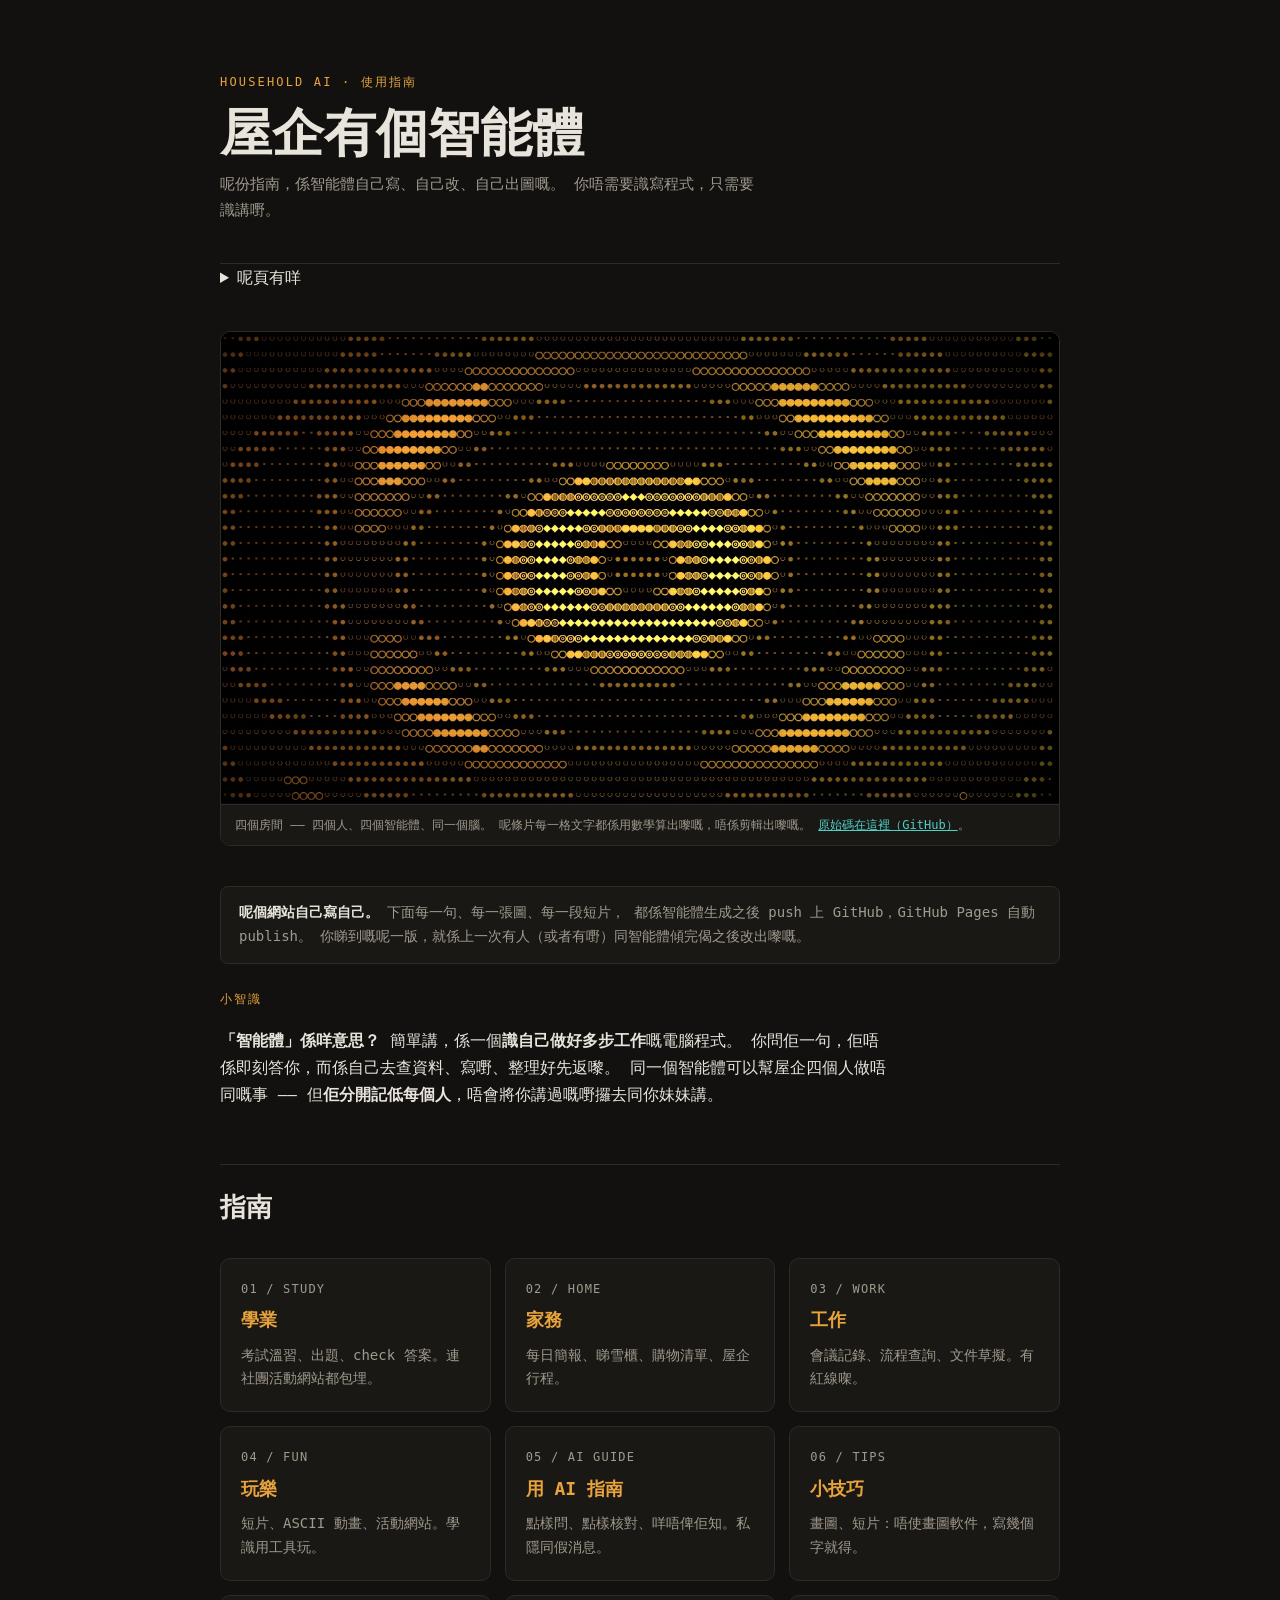
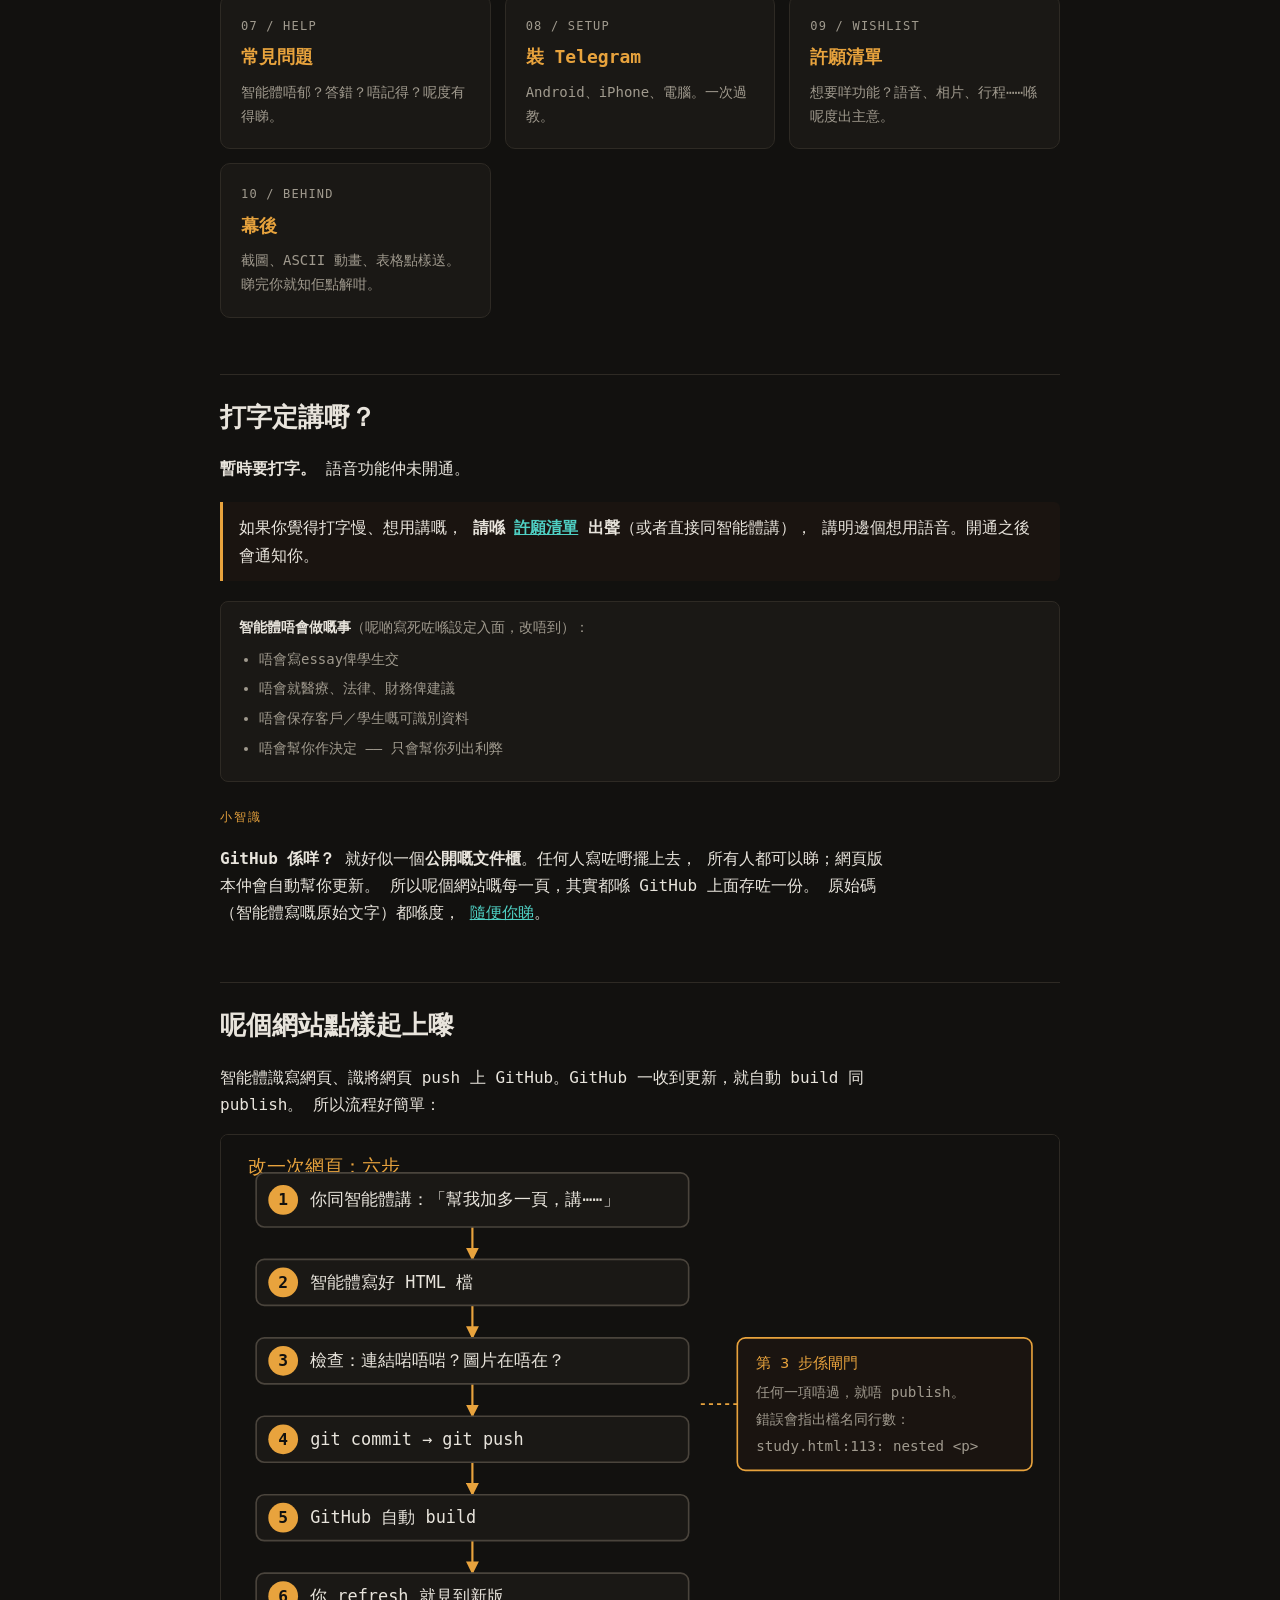
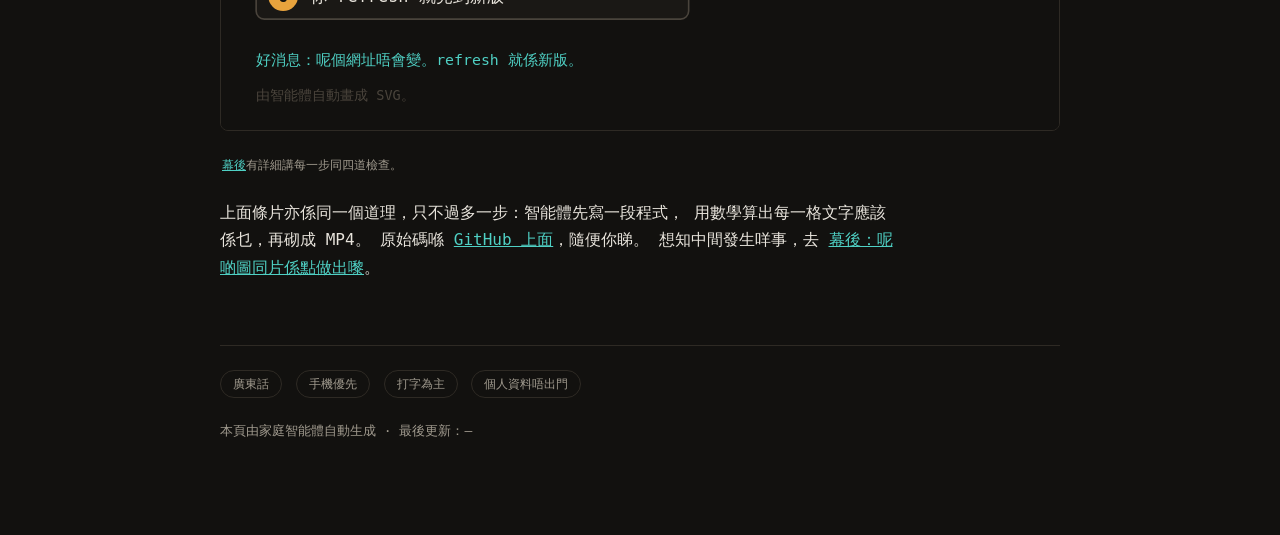
<file: index.html>
<!DOCTYPE html>
<html lang="zh-Hant">
<head>
<meta charset="utf-8">
<meta name="viewport" content="width=device-width, initial-scale=1">
<title>家庭 AI 智能體 — 使用指南</title>
<meta name="description" content="學業 / 家務 / 工作 / 玩樂 —— 一份使用指南，由智能體自己寫，自己維護。">
<style>
  :root{
    --ink:#e8e4dc; --ink-dim:#a09a8e; --paper:#12110f; --card:#1a1815;
    --line:#2e2a24; --amber:#e8a33d; --teal:#4fd0c4; --violet:#b06fd8;
    --blue:#5b9fd8;
    --mono: ui-monospace,"DejaVu Sans Mono",Menlo,monospace;
  }
  *{box-sizing:border-box}
  body{margin:0;background:var(--paper);color:var(--ink);
    font-family:var(--mono);font-size:16px;line-height:1.7;
    -webkit-font-smoothing:antialiased}
  a{color:var(--teal)}
  .wrap{max-width:880px;margin:0 auto;padding:0 20px 80px}

  header{padding:72px 0 40px;border-bottom:1px solid var(--line)}
  .kicker{font-size:12px;letter-spacing:.18em;color:var(--amber);text-transform:uppercase}
  h1{font-size:clamp(30px,6vw,52px);line-height:1.15;margin:12px 0 8px;font-weight:700}
  .sub{color:var(--ink-dim);font-size:15px;max-width:60ch;margin:0}

  /* ascii hero */
  .hero{border:1px solid var(--line);border-radius:10px;overflow:hidden;
    background:#0a0a0c;margin:40px 0}
  .hero video,.hero img{display:block;width:100%;height:auto}
  .hero figcaption{font-size:12px;color:var(--ink-dim);padding:10px 14px;
    border-top:1px solid var(--line);background:var(--card)}
  figure{margin:0}

  h2{font-size:26px;margin:56px 0 12px;padding-top:20px;border-top:1px solid var(--line)}
  h3{font-size:18px;margin:32px 0 8px;color:var(--amber)}
  p,li{max-width:70ch}
  ul{padding-left:20px}
  li{margin:6px 0}
  .lede{font-size:17px;color:var(--ink)}

  .grid{display:grid;gap:14px;grid-template-columns:repeat(auto-fit,minmax(230px,1fr));
    margin:28px 0}
  .card{background:var(--card);border:1px solid var(--line);border-radius:10px;
    padding:20px;display:block;text-decoration:none;color:inherit;transition:.15s}
  .card:hover{border-color:var(--amber);transform:translateY(-2px)}
  .card .n{font-size:12px;color:var(--ink-dim);letter-spacing:.1em}
  .card h3{margin:6px 0 8px}
  .card p{font-size:14px;color:var(--ink-dim);margin:0}

  .prompt{background:#0d0f12;border-left:3px solid var(--teal);
    padding:12px 16px;margin:14px 0;border-radius:0 6px 6px 0;
    font-size:15px;overflow-x:auto}
  .prompt b{color:var(--teal);font-weight:400}
  .warn{background:#1a1410;border-left:3px solid var(--amber);
    padding:12px 16px;margin:20px 0;border-radius:0 6px 6px 0}
  .note{background:var(--card);border:1px solid var(--line);border-radius:8px;
    padding:14px 18px;margin:20px 0;font-size:14px;color:var(--ink-dim)}
  .note strong{color:var(--ink)}

  table{border-collapse:collapse;width:100%;margin:20px 0;font-size:14px}
  th,td{border:1px solid var(--line);padding:8px 12px;text-align:left}
  th{color:var(--amber);font-weight:400}

  .shot{width:100%;border:1px solid var(--line);border-radius:8px;margin:16px 0;
    display:block}
  figcaption.small{font-size:12px;color:var(--ink-dim);padding:8px 2px}

  pre{background:#0d0f12;border:1px solid var(--line);border-radius:8px;
    padding:14px 16px;overflow-x:auto;font-size:13px;line-height:1.55}
  code{font-family:var(--mono)}
  p code,li code,td code{background:#0d0f12;padding:2px 6px;border-radius:4px;
    font-size:14px;color:var(--amber)}

  footer{border-top:1px solid var(--line);margin-top:64px;padding-top:24px;
    color:var(--ink-dim);font-size:13px}
  .tag{display:inline-block;border:1px solid var(--line);border-radius:20px;
    padding:3px 12px;font-size:12px;color:var(--ink-dim);margin:0 6px 6px 0}
  @media (max-width:600px){
    header{padding:48px 0 28px}
    body{font-size:15px}
  }
</style>
</head>
<body>
<div class="wrap">

<header>
  <div class="kicker">Household AI · 使用指南</div>
  <h1>屋企有個智能體</h1>
  <p class="sub">呢份指南，係智能體自己寫、自己改、自己出圖嘅。
     你唔需要識寫程式，只需要識講嘢。</p>
</header>

<details class="toc">
  <summary>呢頁有咩</summary>
  <ol>
    <li><a href="#指南">指南</a></li>
    <li><a href="#打字定講嘢">打字定講嘢？</a></li>
    <li><a href="#呢個網站點樣起上嚟">呢個網站點樣起上嚟</a></li>
  </ol>
</details>

<figure class="hero">
  <video autoplay muted loop playsinline poster="assets/img/poster.png">
    <source src="assets/four-rooms.mp4" type="video/mp4">
  </video>
  <figcaption>
    四個房間 —— 四個人、四個智能體、同一個腦。
    呢條片每一格文字都係用數學算出嚟嘅，唔係剪輯出嚟嘅。
    <a href="https://github.com/dorapwn/family-agent-site/blob/main/assets/ascii/four_rooms.py"
       target="_blank" rel="noopener">原始碼在這裡（GitHub）</a>。
  </figcaption>
</figure>

<div class="note">
  <strong>呢個網站自己寫自己。</strong> 下面每一句、每一張圖、每一段短片，
  都係智能體生成之後 push 上 GitHub，GitHub Pages 自動 publish。
  你睇到嘅呢一版，就係上一次有人（或者有嘢）同智能體傾完偈之後改出嚟嘅。
</div>

<div class="tidbit">
  <span class="kicker">小智識</span>
  <p>
    <strong>「智能體」係咩意思？</strong>
    簡單講，係一個<strong>識自己做好多步工作</strong>嘅電腦程式。
    你問佢一句，佢唔係即刻答你，而係自己去查資料、寫嘢、整理好先返嚟。
    同一個智能體可以幫屋企四個人做唔同嘅事 ——
    但<strong>佢分開記低每個人</strong>，唔會將你講過嘅嘢攞去同你妹妹講。
  </p>
</div>

<h2 id="指南">指南</h2>

<div class="grid">
  <a class="card" href="study.html">
    <div class="n">01 / STUDY</div>
    <h3>學業</h3>
    <p>考試溫習、出題、check 答案。連社團活動網站都包埋。</p>
  </a>
  <a class="card" href="home.html">
    <div class="n">02 / HOME</div>
    <h3>家務</h3>
    <p>每日簡報、睇雪櫃、購物清單、屋企行程。</p>
  </a>
  <a class="card" href="work.html">
    <div class="n">03 / WORK</div>
    <h3>工作</h3>
    <p>會議記錄、流程查詢、文件草擬。有紅線㗎。</p>
  </a>
  <a class="card" href="fun.html">
    <div class="n">04 / FUN</div>
    <h3>玩樂</h3>
    <p>短片、ASCII 動畫、活動網站。學識用工具玩。</p>
  </a>
  <a class="card" href="ai-guide.html">
    <div class="n">05 / AI GUIDE</div>
    <h3>用 AI 指南</h3>
    <p>點樣問、點樣核對、咩唔俾佢知。私隱同假消息。</p>
  </a>
  <a class="card" href="tips.html">
    <div class="n">06 / TIPS</div>
    <h3>小技巧</h3>
    <p>畫圖、短片：唔使畫圖軟件，寫幾個字就得。</p>
  </a>
  <a class="card" href="trouble.html">
    <div class="n">07 / HELP</div>
    <h3>常見問題</h3>
    <p>智能體唔郁？答錯？唔記得？呢度有得睇。</p>
  </a>
  <a class="card" href="telegram.html">
    <div class="n">08 / SETUP</div>
    <h3>裝 Telegram</h3>
    <p>Android、iPhone、電腦。一次過教。</p>
  </a>
  <a class="card" href="wishlist.html">
    <div class="n">09 / WISHLIST</div>
    <h3>許願清單</h3>
    <p>想要咩功能？語音、相片、行程⋯⋯喺呢度出主意。</p>
  </a>
  <a class="card" href="behind.html">
    <div class="n">10 / BEHIND</div>
    <h3>幕後</h3>
    <p>截圖、ASCII 動畫、表格點樣送。睇完你就知佢點解咁。</p>
  </a>
</div>

<h2 id="打字定講嘢">打字定講嘢？</h2>
<p>
  <strong>暫時要打字。</strong> 語音功能仲未開通。
</p>
<div class="warn">
  如果你覺得打字慢、想用講嘅，
  <strong>請喺 <a href="wishlist.html">許願清單</a> 出聲</strong>（或者直接同智能體講），
  講明邊個想用語音。開通之後會通知你。
</div>

<div class="note">
  <strong>智能體唔會做嘅事</strong>（呢啲寫死咗喺設定入面，改唔到）：
  <ul style="margin:8px 0 0">
    <li>唔會寫essay俾學生交</li>
    <li>唔會就醫療、法律、財務俾建議</li>
    <li>唔會保存客戶／學生嘅可識別資料</li>
    <li>唔會幫你作決定 —— 只會幫你列出利弊</li>
  </ul>
</div>

<div class="tidbit">
  <span class="kicker">小智識</span>
  <p>
    <strong>GitHub 係咩？</strong>
    就好似一個<strong>公開嘅文件櫃</strong>。任何人寫咗嘢擺上去，
    所有人都可以睇；網頁版本仲會自動幫你更新。
    所以呢個網站嘅每一頁，其實都喺 GitHub 上面存咗一份。
    原始碼（智能體寫嘅原始文字）都喺度，
    <a href="https://github.com/dorapwn/family-agent-site"
       target="_blank" rel="noopener">隨便你睇</a>。
  </p>
</div>

<h2 id="呢個網站點樣起上嚟">呢個網站點樣起上嚟</h2>
<p>
  智能體識寫網頁、識將網頁 push 上 GitHub。GitHub 一收到更新，就自動 build 同 publish。
  所以流程好簡單：
</p>
<figure>
  <img class="shot" src="assets/svg/flow-publish.svg"
       alt="改網頁流程圖：同智能體講 → 寫 HTML → 自動檢查 → git push → GitHub build → 你見到新版">
  <figcaption class="small">
    <a href="behind.html">幕後</a>有詳細講每一步同四道檢查。
  </figcaption>
</figure>

<p>
  上面條片亦係同一個道理，只不過多一步：智能體先寫一段程式，
  用數學算出每一格文字應該係乜，再砌成 MP4。
  原始碼喺
  <a href="https://github.com/dorapwn/family-agent-site/blob/main/assets/ascii/four_rooms.py"
     target="_blank" rel="noopener">GitHub 上面</a>，隨便你睇。
  想知中間發生咩事，去
  <a href="behind.html">幕後：呢啲圖同片係點做出嚟</a>。
</p>

<footer>
  <div>
    <span class="tag">廣東話</span>
    <span class="tag">手機優先</span>
    <span class="tag">打字為主</span>
    <span class="tag">個人資料唔出門</span>
  </div>
  <p style="margin-top:16px">
    本頁由家庭智能體自動生成 · 最後更新：<span id="built">—</span><br>
  </p>
</footer>

</div>
</body>
</html>
</file>
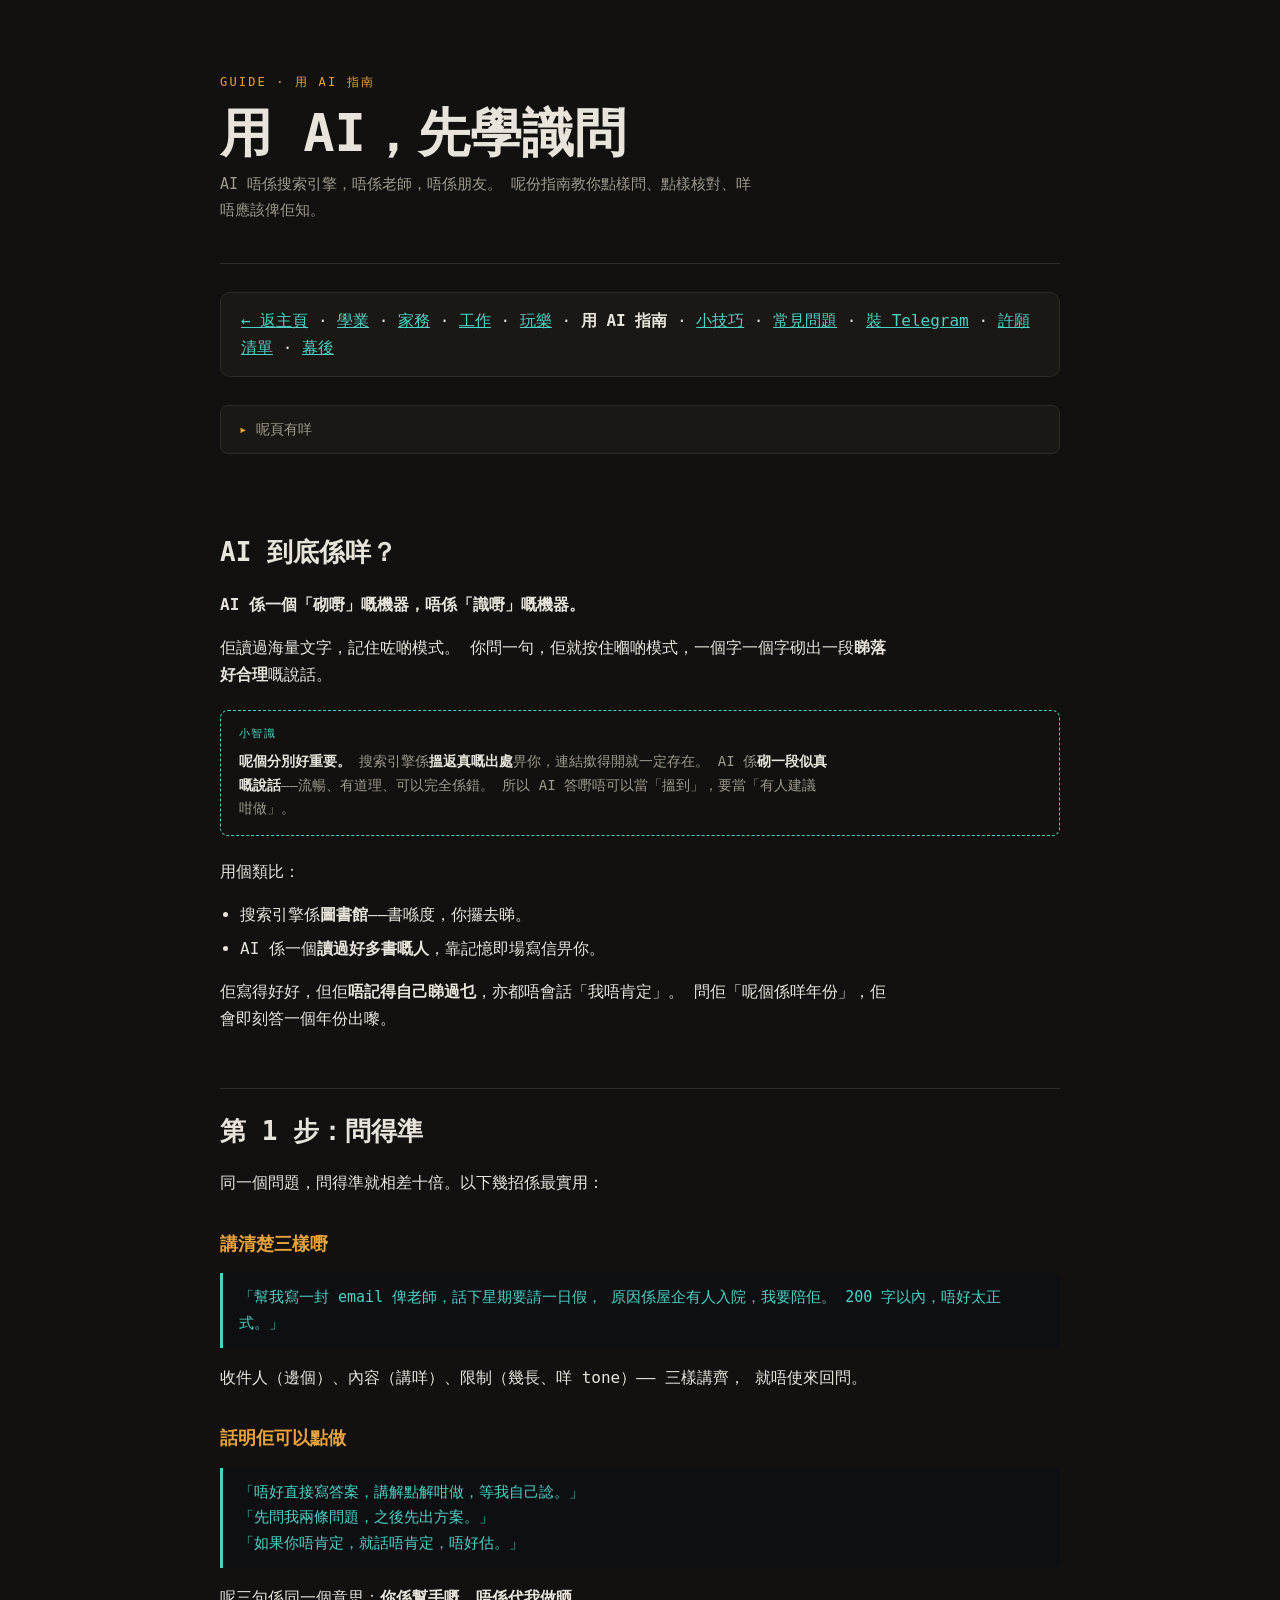
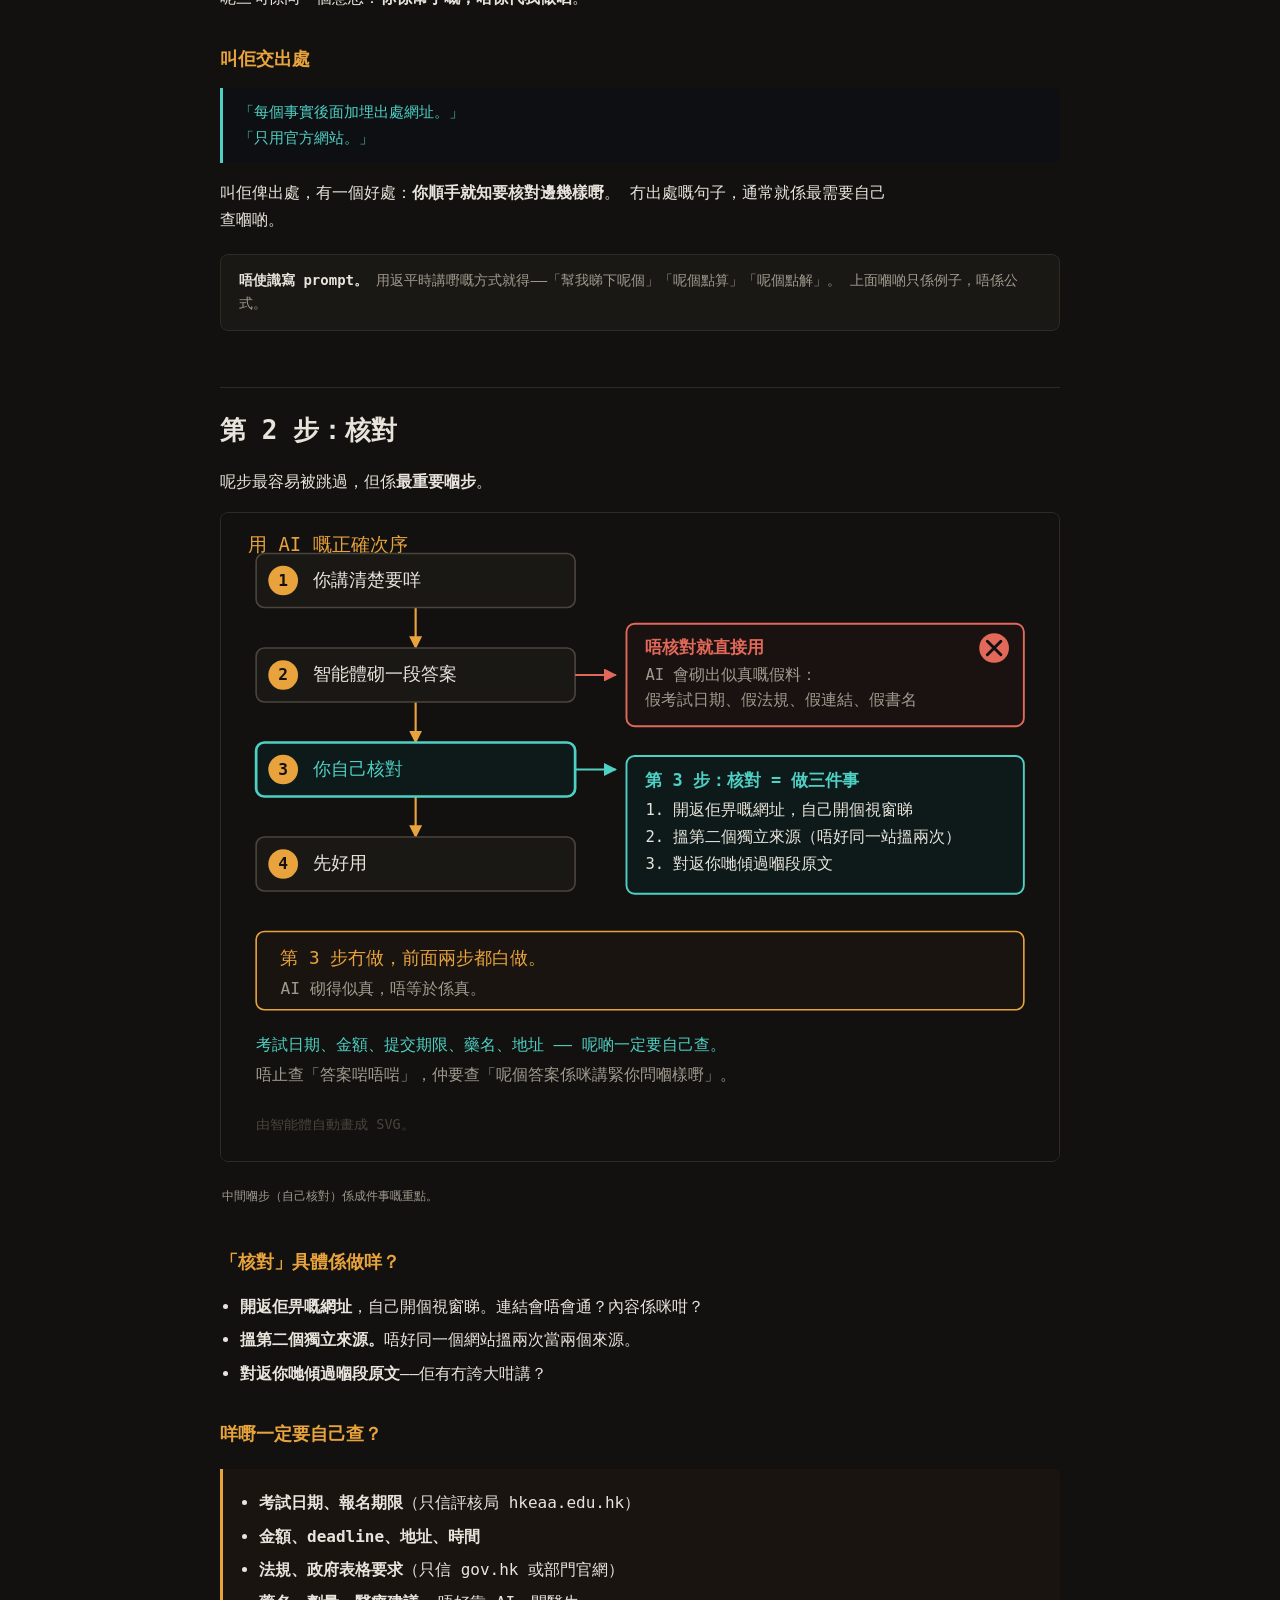
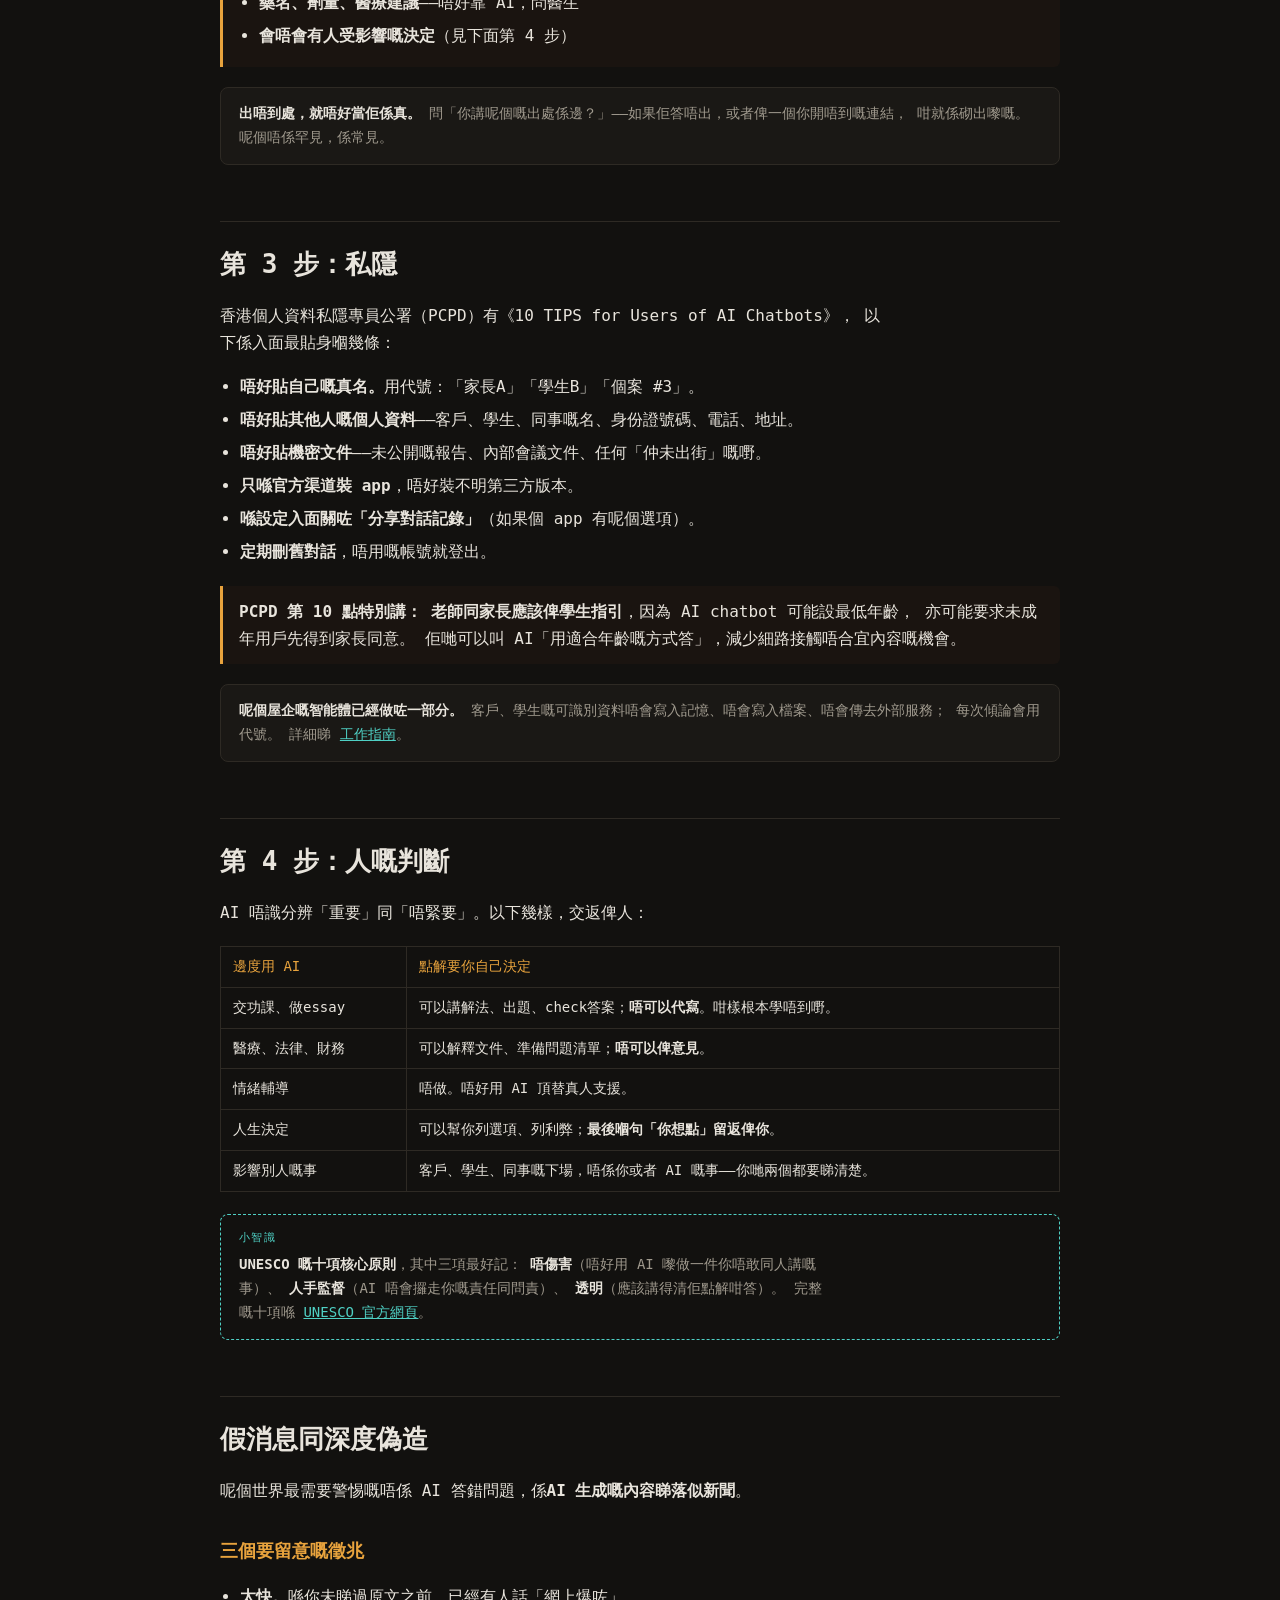
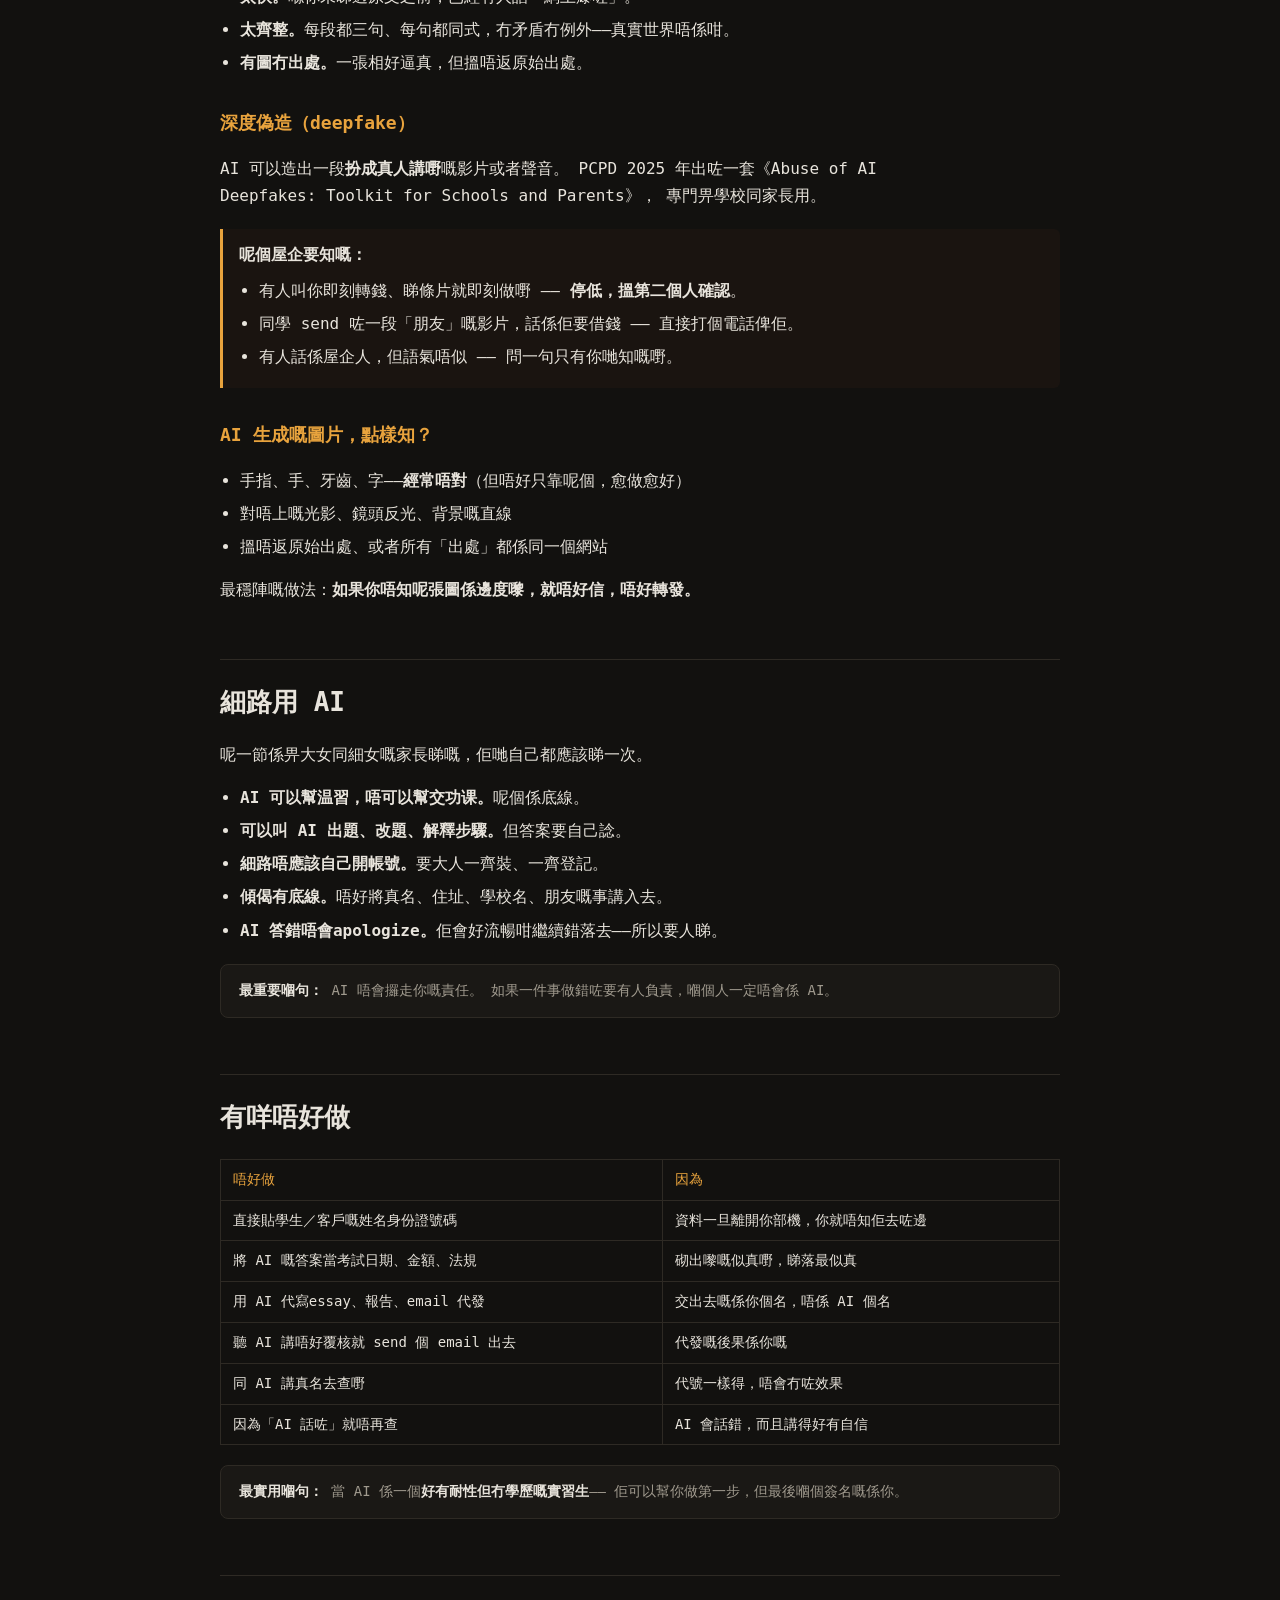
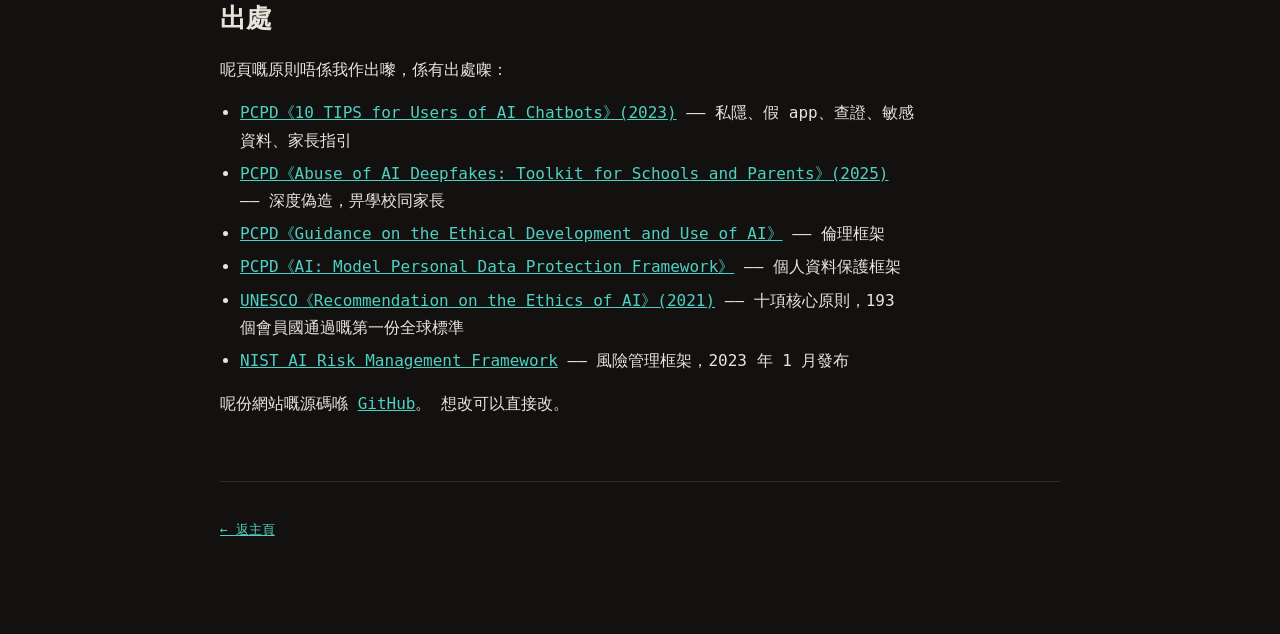
<file: ai-guide.html>
<!DOCTYPE html>
<html lang="zh-Hant">
<head>
<meta charset="utf-8">
<meta name="viewport" content="width=device-width, initial-scale=1">
<title>用 AI 指南 — 家庭 AI 智能體</title>
<meta name="description" content="點樣用 AI 先唔會出事：問法、核對、私隱、偏見、假消息。附香港個人資料私隱專員公署同 UNESCO 嘅指引。">
<link rel="stylesheet" href="style.css">
</head>
<body>
<div class="wrap">
<header>
  <div class="kicker">GUIDE · 用 AI 指南</div>
  <h1>用 AI，先學識問</h1>
  <p class="sub">
    AI 唔係搜索引擎，唔係老師，唔係朋友。
    呢份指南教你點樣問、點樣核對、咩唔應該俾佢知。
  </p>
</header>

<nav class="card" style="margin:28px 0;padding:14px 20px">
  <a href="index.html">← 返主頁</a> ·
  <a href="study.html">學業</a> ·
  <a href="home.html">家務</a> ·
  <a href="work.html">工作</a> ·
  <a href="fun.html">玩樂</a> ·
  <strong>用 AI 指南</strong> ·
  <a href="tips.html">小技巧</a> ·
  <a href="trouble.html">常見問題</a> ·
  <a href="telegram.html">裝 Telegram</a> ·
  <a href="wishlist.html">許願清單</a> ·
  <a href="behind.html">幕後</a>
</nav>

<details class="toc">
  <summary>呢頁有咩</summary>
  <ol>
    <li><a href="#ai-到底係咩">AI 到底係咩？</a></li>
    <li><a href="#第-1-步-問得準">第 1 步：問得準</a></li>
    <li><a href="#第-2-步-核對">第 2 步：核對</a></li>
    <li><a href="#第-3-步-私隱">第 3 步：私隱</a></li>
    <li><a href="#第-4-步-人嘅判斷">第 4 步：人嘅判斷</a></li>
    <li><a href="#假消息同深度偽造">假消息同深度偽造</a></li>
    <li><a href="#細路用-ai">細路用 AI</a></li>
    <li><a href="#有咩唔好做">有咩唔好做</a></li>
    <li><a href="#出處">出處</a></li>
  </ol>
</details>

<h2 id="ai-到底係咩" style="border-top:none">AI 到底係咩？</h2>
<p>
  <strong>AI 係一個「砌嘢」嘅機器，唔係「識嘢」嘅機器。</strong>
</p>
<p>
  佢讀過海量文字，記住咗啲模式。
  你問一句，佢就按住嗰啲模式，一個字一個字砌出一段<strong>睇落好合理</strong>嘅說話。
</p>

<div class="tidbit">
  <span class="kicker">小智識</span>
  <p>
    <strong>呢個分別好重要。</strong>
    搜索引擎係<strong>搵返真嘅出處</strong>畀你，連結撳得開就一定存在。
    AI 係<strong>砌一段似真嘅說話</strong>——流暢、有道理、可以完全係錯。
    所以 AI 答嘢唔可以當「搵到」，要當「有人建議咁做」。
  </p>
</div>

<p>用個類比：</p>
<ul>
  <li>搜索引擎係<strong>圖書館</strong>——書喺度，你攞去睇。</li>
  <li>AI 係一個<strong>讀過好多書嘅人</strong>，靠記憶即場寫信畀你。</li>
</ul>
<p>
  佢寫得好好，但佢<strong>唔記得自己睇過乜</strong>，亦都唔會話「我唔肯定」。
  問佢「呢個係咩年份」，佢會即刻答一個年份出嚟。
</p>

<h2 id="第-1-步-問得準">第 1 步：問得準</h2>
<p>同一個問題，問得準就相差十倍。以下幾招係最實用：</p>

<h3>講清楚三樣嘢</h3>
<div class="prompt">
  <b>「幫我寫一封 email 俾老師，話下星期要請一日假，
  原因係屋企有人入院，我要陪佢。
  200 字以內，唔好太正式。」</b>
</div>
<p>
  收件人（邊個）、內容（講咩）、限制（幾長、咩 tone）—— 三樣講齊，
  就唔使來回問。
</p>

<h3>話明佢可以點做</h3>
<div class="prompt">
  <b>「唔好直接寫答案，講解點解咁做，等我自己諗。」</b><br>
  <b>「先問我兩條問題，之後先出方案。」</b><br>
  <b>「如果你唔肯定，就話唔肯定，唔好估。」</b>
</div>
<p>呢三句係同一個意思：<strong>你係幫手嘅，唔係代我做晒</strong>。</p>

<h3>叫佢交出處</h3>
<div class="prompt">
  <b>「每個事實後面加埋出處網址。」</b><br>
  <b>「只用官方網站。」</b>
</div>
<p>
  叫佢俾出處，有一個好處：<strong>你順手就知要核對邊幾樣嘢</strong>。
  冇出處嘅句子，通常就係最需要自己查嗰啲。
</p>

<div class="note">
  <strong>唔使識寫 prompt。</strong>
  用返平時講嘢嘅方式就得——「幫我睇下呢個」「呢個點算」「呢個點解」。
  上面嗰啲只係例子，唔係公式。
</div>

<h2 id="第-2-步-核對">第 2 步：核對</h2>
<p>呢步最容易被跳過，但係<strong>最重要嗰步</strong>。</p>

<figure>
  <img class="shot" src="assets/svg/flow-check.svg"
       alt="用 AI 的正確次序流程圖：你講清楚要咩 → 智能體砌一段答案 → 你自己核對 → 先好用；旁邊一條叉路寫住唔核對就直接用，會出現假考試日期、假法規、假連結、假書名">
  <figcaption class="small">
    中間嗰步（自己核對）係成件事嘅重點。
  </figcaption>
</figure>

<h3>「核對」具體係做咩？</h3>
<ul>
  <li><strong>開返佢畀嘅網址</strong>，自己開個視窗睇。連結會唔會通？內容係咪咁？</li>
  <li><strong>搵第二個獨立來源。</strong>唔好同一個網站搵兩次當兩個來源。</li>
  <li><strong>對返你哋傾過嗰段原文</strong>——佢有冇誇大咁講？</li>
</ul>

<h3>咩嘢一定要自己查？</h3>
<div class="warn">
  <ul style="margin:8px 0 0">
    <li><strong>考試日期、報名期限</strong>（只信評核局 hkeaa.edu.hk）</li>
    <li><strong>金額、deadline、地址、時間</strong></li>
    <li><strong>法規、政府表格要求</strong>（只信 gov.hk 或部門官網）</li>
    <li><strong>藥名、劑量、醫療建議</strong>——唔好靠 AI，問醫生</li>
    <li><strong>會唔會有人受影響嘅決定</strong>（見下面第 4 步）</li>
  </ul>
</div>

<div class="note">
  <strong>出唔到處，就唔好當佢係真。</strong>
  問「你講呢個嘅出處係邊？」——如果佢答唔出，或者俾一個你開唔到嘅連結，
  咁就係砌出嚟嘅。呢個唔係罕見，係常見。
</div>

<h2 id="第-3-步-私隱">第 3 步：私隱</h2>
<p>香港個人資料私隱專員公署（PCPD）有《10 TIPS for Users of AI Chatbots》，
以下係入面最貼身嗰幾條：</p>

<ul>
  <li><strong>唔好貼自己嘅真名。</strong>用代號：「家長A」「學生B」「個案 #3」。</li>
  <li><strong>唔好貼其他人嘅個人資料</strong>——客戶、學生、同事嘅名、身份證號碼、電話、地址。</li>
  <li><strong>唔好貼機密文件</strong>——未公開嘅報告、內部會議文件、任何「仲未出街」嘅嘢。</li>
  <li><strong>只喺官方渠道裝 app</strong>，唔好裝不明第三方版本。</li>
  <li><strong>喺設定入面關咗「分享對話記錄」</strong>（如果個 app 有呢個選項）。</li>
  <li><strong>定期刪舊對話</strong>，唔用嘅帳號就登出。</li>
</ul>

<div class="warn">
  <b>PCPD 第 10 點特別講：</b>
  <strong>老師同家長應該俾學生指引</strong>，因為 AI chatbot 可能設最低年齡，
  亦可能要求未成年用戶先得到家長同意。
  佢哋可以叫 AI「用適合年齡嘅方式答」，減少細路接觸唔合宜內容嘅機會。
</div>

<div class="note">
  <strong>呢個屋企嘅智能體已經做咗一部分。</strong>
  客戶、學生嘅可識別資料唔會寫入記憶、唔會寫入檔案、唔會傳去外部服務；
  每次傾論會用代號。
  詳細睇 <a href="work.html">工作指南</a>。
</div>

<h2 id="第-4-步-人嘅判斷">第 4 步：人嘅判斷</h2>
<p>AI 唔識分辨「重要」同「唔緊要」。以下幾樣，交返俾人：</p>

<table>
  <tr><th>邊度用 AI</th><th>點解要你自己決定</th></tr>
  <tr><td>交功課、做essay</td><td>可以講解法、出題、check答案；<strong>唔可以代寫</strong>。咁樣根本學唔到嘢。</td></tr>
  <tr><td>醫療、法律、財務</td><td>可以解釋文件、準備問題清單；<strong>唔可以俾意見</strong>。</td></tr>
  <tr><td>情緒輔導</td><td>唔做。唔好用 AI 頂替真人支援。</td></tr>
  <tr><td>人生決定</td><td>可以幫你列選項、列利弊；<strong>最後嗰句「你想點」留返俾你</strong>。</td></tr>
  <tr><td>影響別人嘅事</td><td>客戶、學生、同事嘅下場，唔係你或者 AI 嘅事——你哋兩個都要睇清楚。</td></tr>
</table>

<div class="tidbit">
  <span class="kicker">小智識</span>
  <p>
    <strong>UNESCO 嘅十項核心原則</strong>，其中三項最好記：
    <strong>唔傷害</strong>（唔好用 AI 嚟做一件你唔敢同人講嘅事）、
    <strong>人手監督</strong>（AI 唔會攞走你嘅責任同問責）、
    <strong>透明</strong>（應該講得清佢點解咁答）。
    完整嘅十項喺
    <a href="https://www.unesco.org/en/artificial-intelligence/recommendation-ethics"
       target="_blank" rel="noopener">UNESCO 官方網頁</a>。
  </p>
</div>

<h2 id="假消息同深度偽造">假消息同深度偽造</h2>
<p>呢個世界最需要警惕嘅唔係 AI 答錯問題，係<strong>AI 生成嘅內容睇落似新聞</strong>。</p>

<h3>三個要留意嘅徵兆</h3>
<ul>
  <li><strong>太快。</strong>喺你未睇過原文之前，已經有人話「網上爆咗」。</li>
  <li><strong>太齊整。</strong>每段都三句、每句都同式，冇矛盾冇例外——真實世界唔係咁。</li>
  <li><strong>有圖冇出處。</strong>一張相好逼真，但搵唔返原始出處。</li>
</ul>

<h3>深度偽造（deepfake）</h3>
<p>
  AI 可以造出一段<strong>扮成真人講嘢</strong>嘅影片或者聲音。
  PCPD 2025 年出咗一套《Abuse of AI Deepfakes: Toolkit for Schools and Parents》，
  專門畀學校同家長用。
</p>
<div class="warn">
  <b>呢個屋企要知嘅：</b>
  <ul style="margin:8px 0 0">
    <li>有人叫你即刻轉錢、睇條片就即刻做嘢 —— <strong>停低，搵第二個人確認</strong>。</li>
    <li>同學 send 咗一段「朋友」嘅影片，話係佢要借錢 —— 直接打個電話俾佢。</li>
    <li>有人話係屋企人，但語氣唔似 —— 問一句只有你哋知嘅嘢。</li>
  </ul>
</div>

<h3>AI 生成嘅圖片，點樣知？</h3>
<ul>
  <li>手指、手、牙齒、字——<strong>經常唔對</strong>（但唔好只靠呢個，愈做愈好）</li>
  <li>對唔上嘅光影、鏡頭反光、背景嘅直線</li>
  <li>搵唔返原始出處、或者所有「出處」都係同一個網站</li>
</ul>
<p>
  最穩陣嘅做法：<strong>如果你唔知呢張圖係邊度嚟，就唔好信，唔好轉發。</strong>
</p>

<h2 id="細路用-ai">細路用 AI</h2>
<p>呢一節係畀大女同細女嘅家長睇嘅，佢哋自己都應該睇一次。</p>

<ul>
  <li><strong>AI 可以幫温習，唔可以幫交功课。</strong>呢個係底線。</li>
  <li><strong>可以叫 AI 出題、改題、解釋步驟。</strong>但答案要自己諗。</li>
  <li><strong>細路唔應該自己開帳號。</strong>要大人一齊裝、一齊登記。</li>
  <li><strong>傾偈有底線。</strong>唔好將真名、住址、學校名、朋友嘅事講入去。</li>
  <li><strong>AI 答錯唔會apologize。</strong>佢會好流暢咁繼續錯落去——所以要人睇。</li>
</ul>

<div class="note">
  <strong>最重要嗰句：</strong>
  AI 唔會攞走你嘅責任。
  如果一件事做錯咗要有人負責，嗰個人一定唔會係 AI。
</div>

<h2 id="有咩唔好做">有咩唔好做</h2>
<table>
  <tr><th>唔好做</th><th>因為</th></tr>
  <tr><td>直接貼學生／客戶嘅姓名身份證號碼</td><td>資料一旦離開你部機，你就唔知佢去咗邊</td></tr>
  <tr><td>將 AI 嘅答案當考試日期、金額、法規</td><td>砌出嚟嘅似真嘢，睇落最似真</td></tr>
  <tr><td>用 AI 代寫essay、報告、email 代發</td><td>交出去嘅係你個名，唔係 AI 個名</td></tr>
  <tr><td>聽 AI 講唔好覆核就 send 個 email 出去</td><td>代發嘅後果係你嘅</td></tr>
  <tr><td>同 AI 講真名去查嘢</td><td>代號一樣得，唔會冇咗效果</td></tr>
  <tr><td>因為「AI 話咗」就唔再查</td><td>AI 會話錯，而且講得好有自信</td></tr>
</table>

<div class="note">
  <strong>最實用嗰句：</strong>
  當 AI 係一個<strong>好有耐性但冇學歷嘅實習生</strong>——
  佢可以幫你做第一步，但最後嗰個簽名嘅係你。
</div>

<h2 id="出處">出處</h2>
<p>呢頁嘅原則唔係我作出嚟，係有出處㗎：</p>
<ul>
  <li><a href="https://www.pcpd.org.hk/english/resources_centre/publications/files/ai_chatbot_leaflet.pdf"
     target="_blank" rel="noopener">PCPD《10 TIPS for Users of AI Chatbots》(2023)</a>
    —— 私隱、假 app、查證、敏感資料、家長指引</li>
  <li><a href="https://www.pcpd.org.hk/english/resources_centre/publications/files/ai_deepfake.pdf"
     target="_blank" rel="noopener">PCPD《Abuse of AI Deepfakes: Toolkit for Schools and Parents》(2025)</a>
    —— 深度偽造，畀學校同家長</li>
  <li><a href="https://www.pcpd.org.hk/english/resources_centre/publications/files/guidance_ethical_e.pdf"
     target="_blank" rel="noopener">PCPD《Guidance on the Ethical Development and Use of AI》</a>
    —— 倫理框架</li>
  <li><a href="https://www.pcpd.org.hk/english/resources_centre/publications/files/ai_protection_framework.pdf"
     target="_blank" rel="noopener">PCPD《AI: Model Personal Data Protection Framework》</a>
    —— 個人資料保護框架</li>
  <li><a href="https://www.unesco.org/en/artificial-intelligence/recommendation-ethics"
     target="_blank" rel="noopener">UNESCO《Recommendation on the Ethics of AI》(2021)</a>
    —— 十項核心原則，193 個會員國通過嘅第一份全球標準</li>
  <li><a href="https://www.nist.gov/itl/ai-risk-management-framework"
     target="_blank" rel="noopener">NIST AI Risk Management Framework</a>
    —— 風險管理框架，2023 年 1 月發布</li>
</ul>

<p>
  呢份網站嘅源碼喺
  <a href="https://github.com/dorapwn/family-agent-site"
     target="_blank" rel="noopener">GitHub</a>。
  想改可以直接改。
</p>

<footer>
  <p><a href="index.html">← 返主頁</a></p>
</footer>
</div>
</body>
</html>
</file>
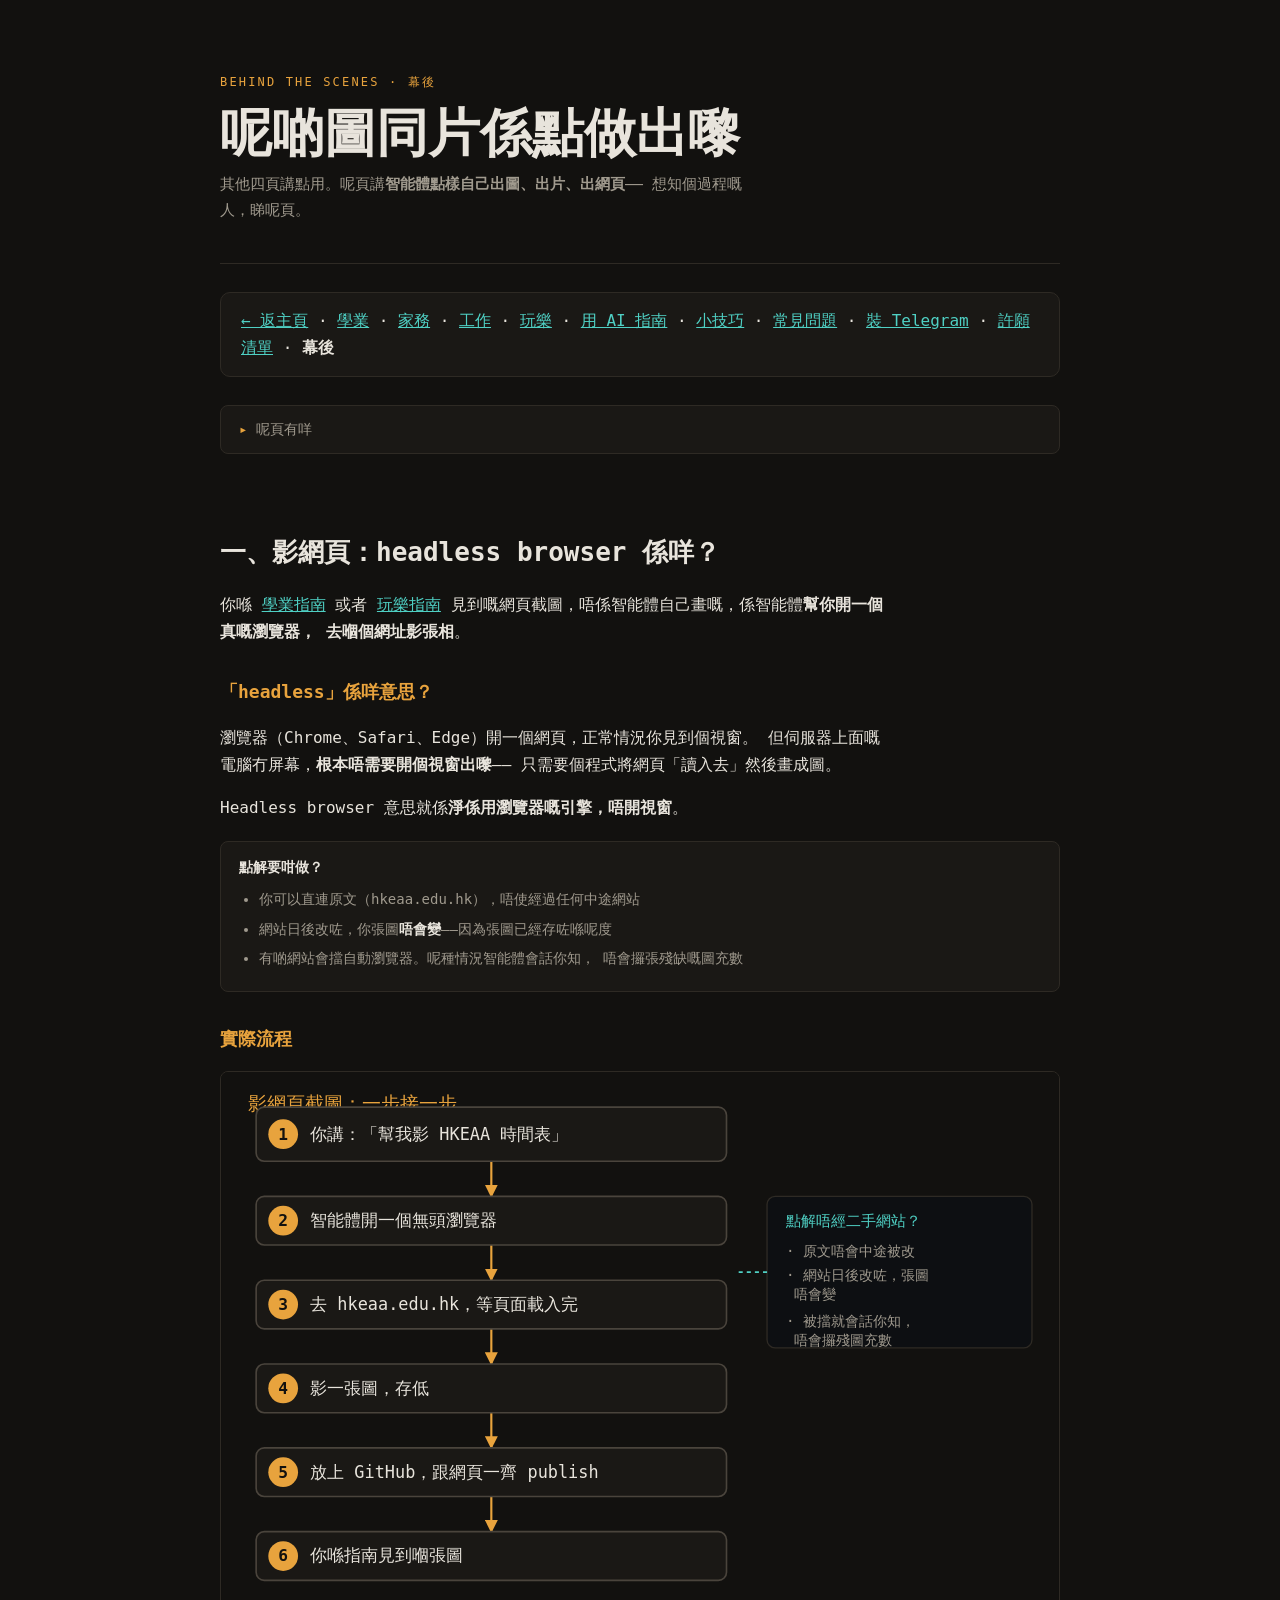
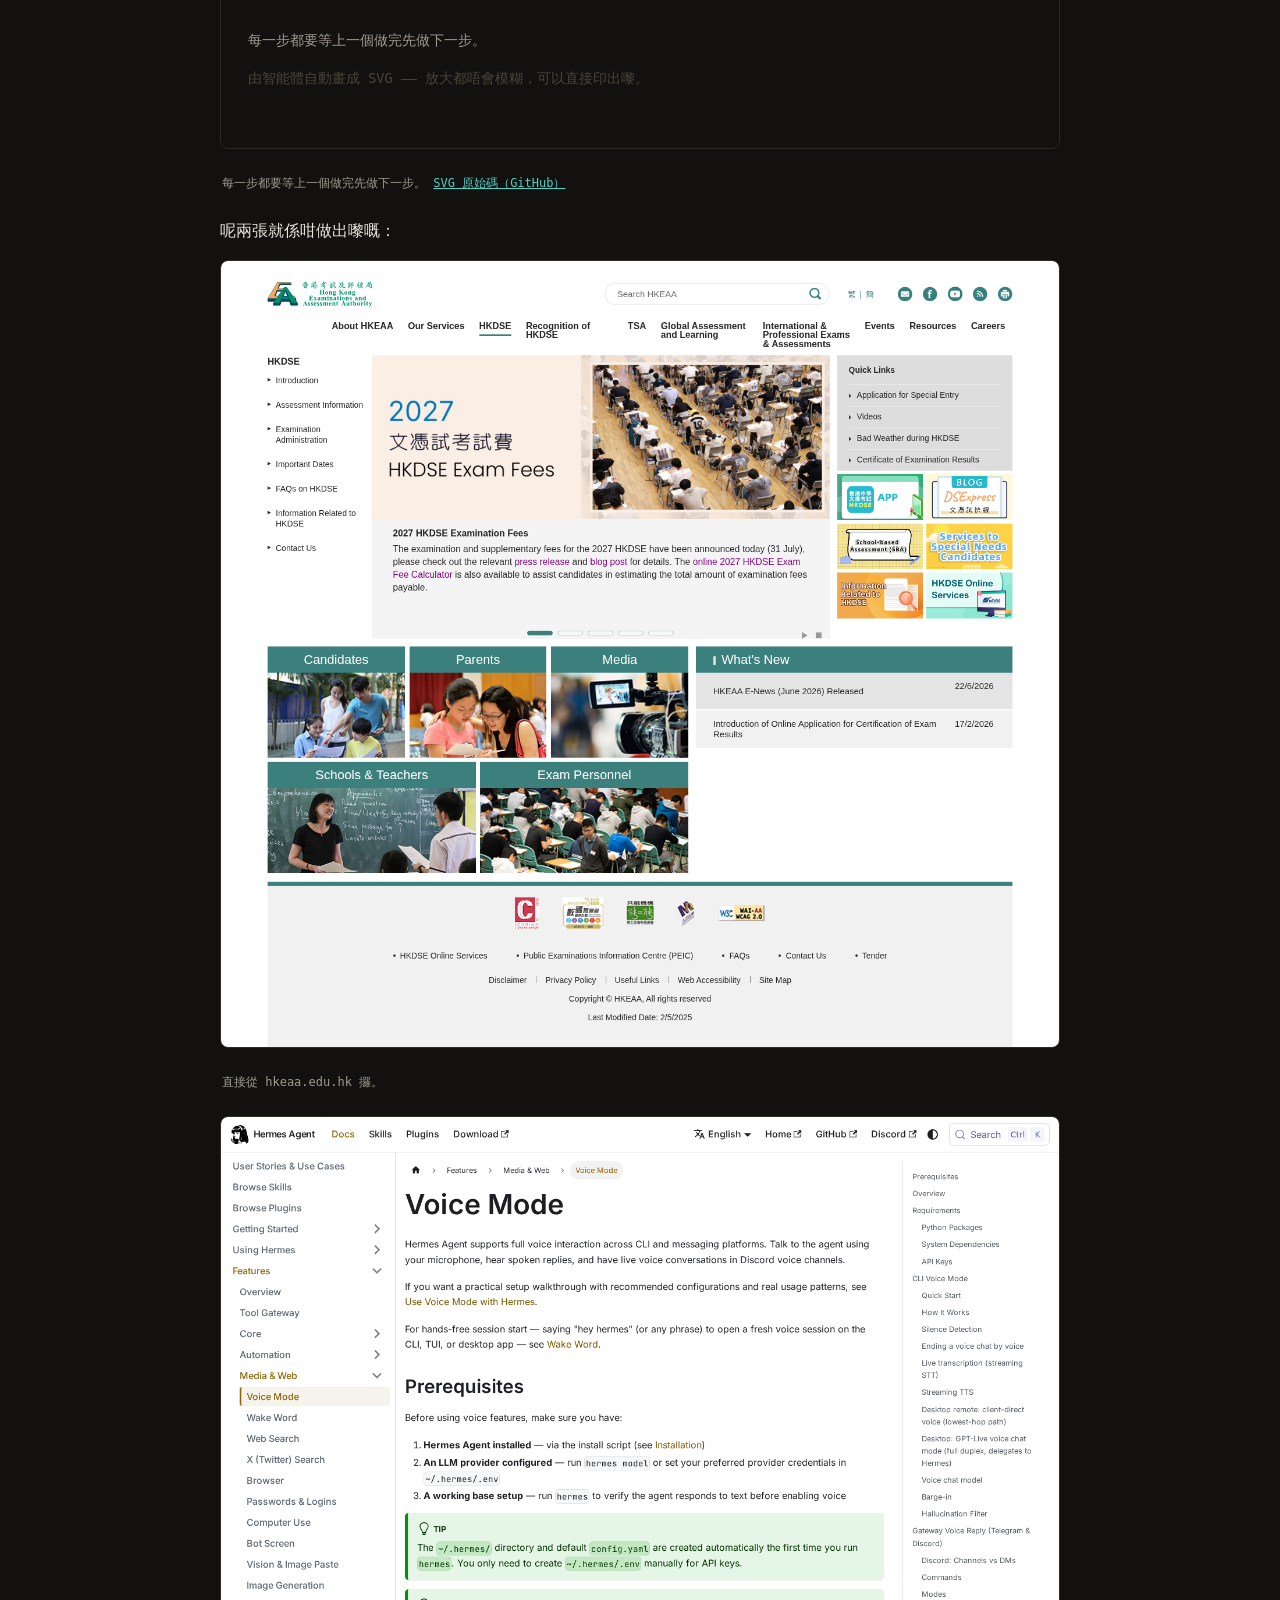
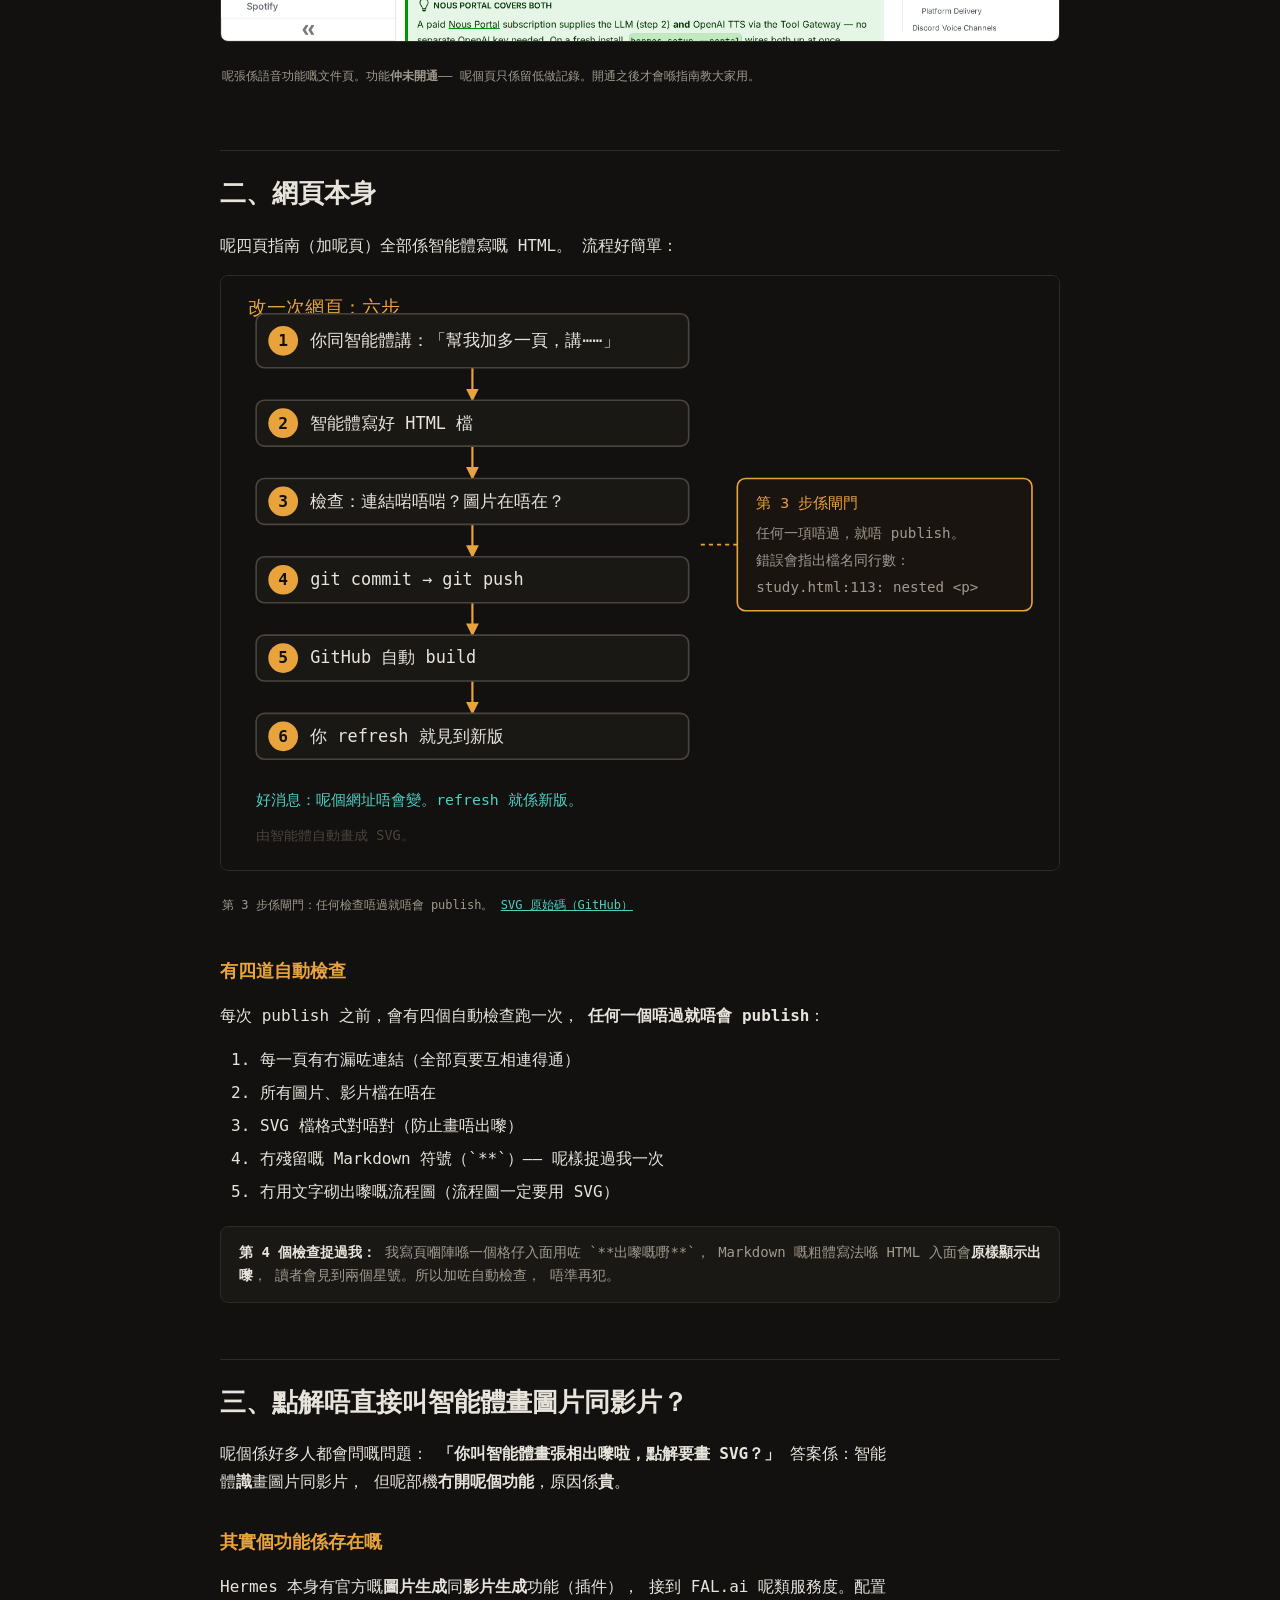
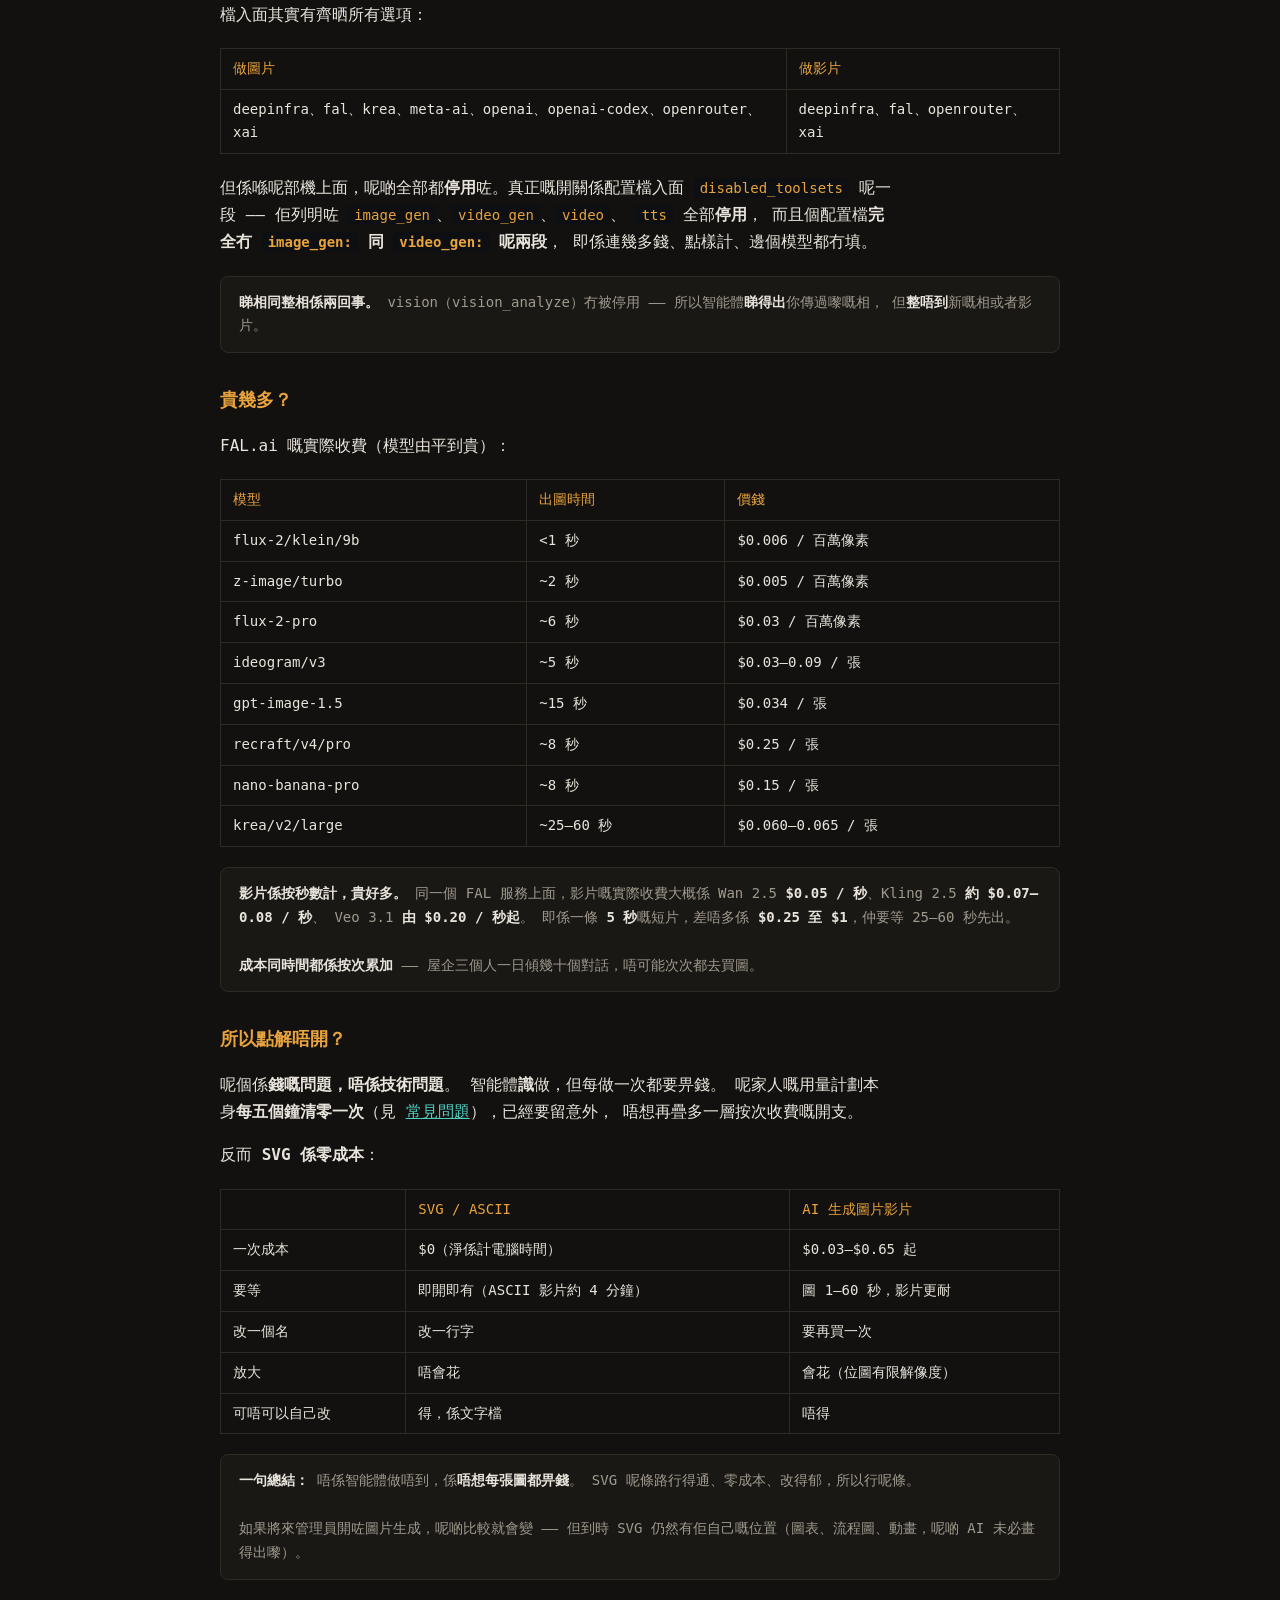
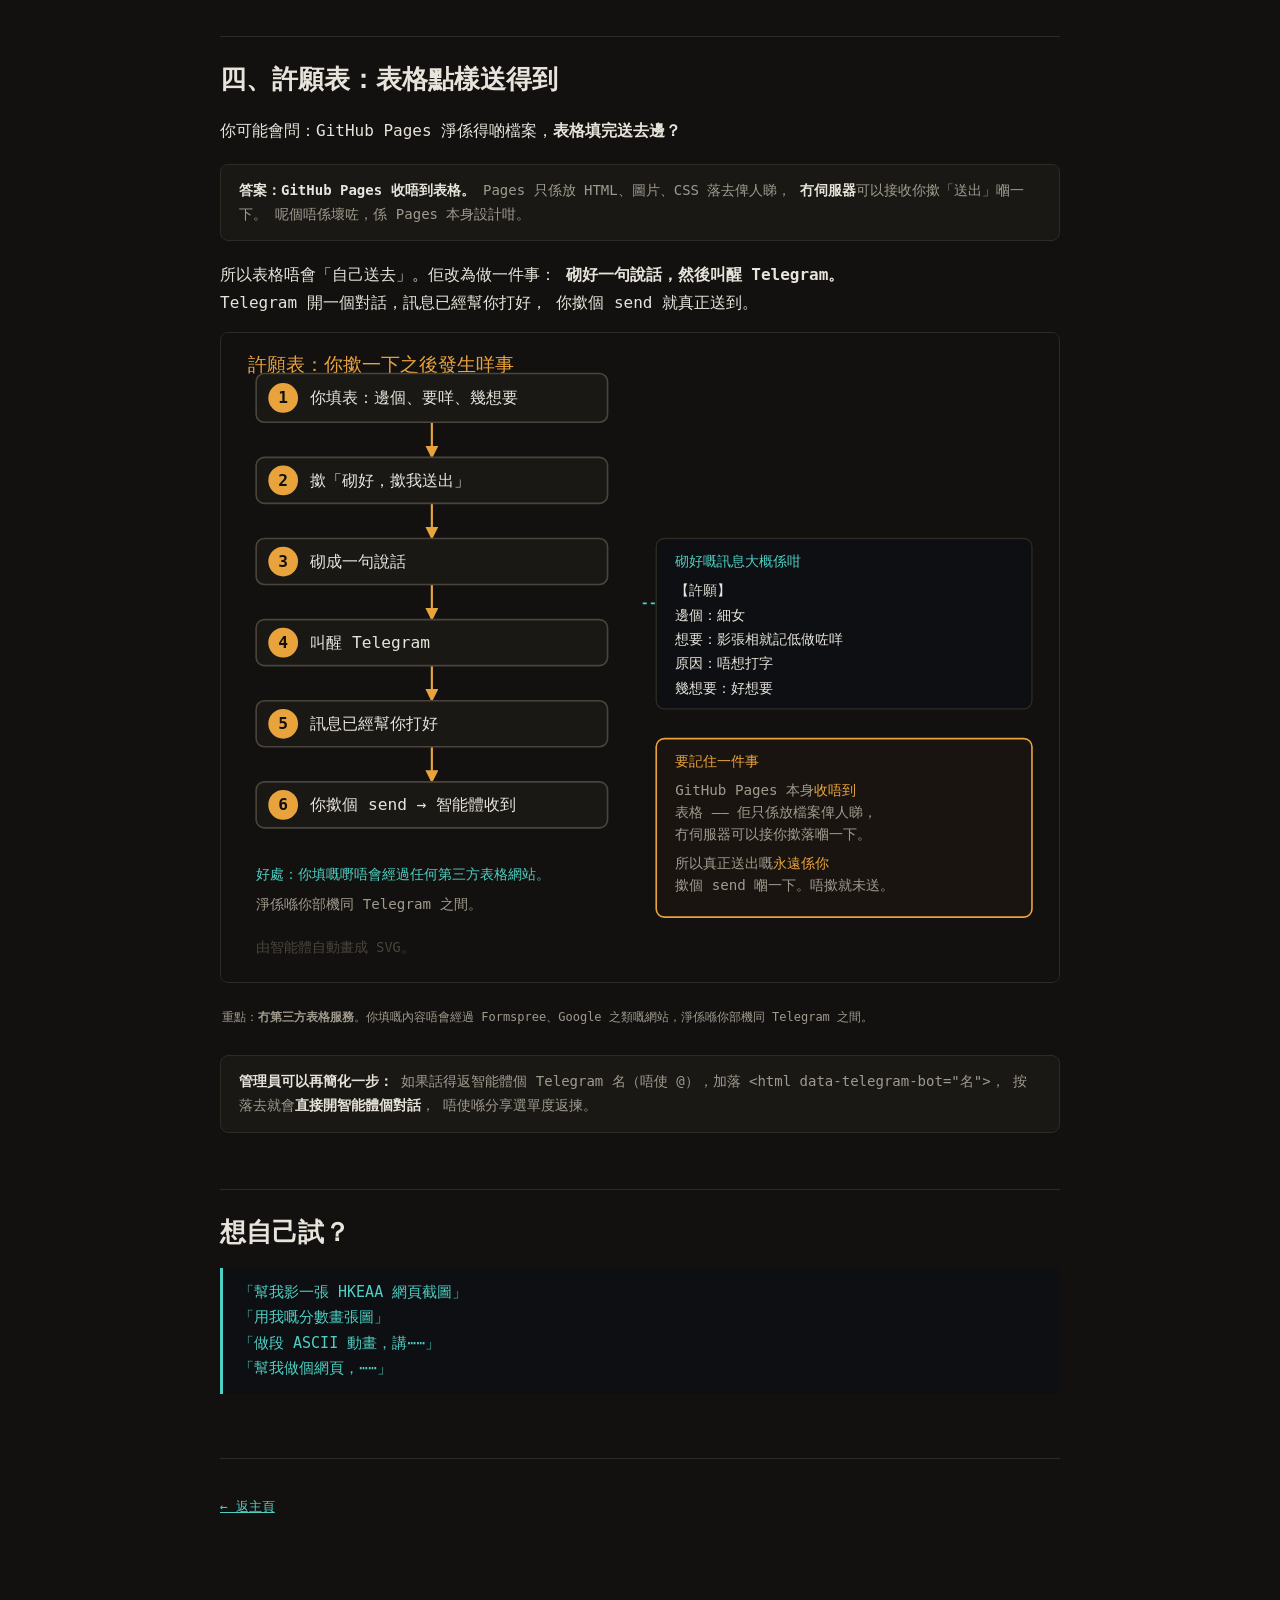
<file: behind.html>
<!DOCTYPE html>
<html lang="zh-Hant">
<head>
<meta charset="utf-8">
<meta name="viewport" content="width=device-width, initial-scale=1">
<title>幕後 — 家庭 AI 智能體</title>
<link rel="stylesheet" href="style.css">
</head>
<body>
<div class="wrap">
<header>
  <div class="kicker">BEHIND THE SCENES · 幕後</div>
  <h1>呢啲圖同片係點做出嚟</h1>
  <p class="sub">
    其他四頁講點用。呢頁講<strong>智能體點樣自己出圖、出片、出網頁</strong>——
    想知個過程嘅人，睇呢頁。
  </p>
</header>

<nav class="card" style="margin:28px 0;padding:14px 20px">
  <a href="index.html">← 返主頁</a> ·
  <a href="study.html">學業</a> ·
  <a href="home.html">家務</a> ·
  <a href="work.html">工作</a> ·
  <a href="fun.html">玩樂</a> ·
  <a href="ai-guide.html">用 AI 指南</a> ·
  <a href="tips.html">小技巧</a> ·
  <a href="trouble.html">常見問題</a> ·
  <a href="telegram.html">裝 Telegram</a> ·
  <a href="wishlist.html">許願清單</a> ·
  <strong>幕後</strong>
</nav>

<details class="toc">
  <summary>呢頁有咩</summary>
  <ol>
    <li><a href="#一-影網頁-headless-browser-係咩">一、影網頁：headless browser 係咩？</a></li>
    <li><a href="#二-網頁本身">二、網頁本身</a></li>
    <li><a href="#三-點解唔直接叫智能體畫圖片同影片">三、點解唔直接叫智能體畫圖片同影片？</a></li>
    <li><a href="#四-許願表-表格點樣送得到">四、許願表：表格點樣送得到</a></li>
    <li><a href="#想自己試">想自己試？</a></li>
  </ol>
</details>

<h2 id="一-影網頁-headless-browser-係咩" style="border-top:none">一、影網頁：headless browser 係咩？</h2>

<p>
  你喺 <a href="study.html">學業指南</a> 或者 <a href="fun.html">玩樂指南</a>
  見到嘅網頁截圖，唔係智能體自己畫嘅，係智能體<strong>幫你開一個真嘅瀏覽器，
  去嗰個網址影張相</strong>。
</p>

<h3>「headless」係咩意思？</h3>
<p>
  瀏覽器（Chrome、Safari、Edge）開一個網頁，正常情況你見到個視窗。
  但伺服器上面嘅電腦冇屏幕，<strong>根本唔需要開個視窗出嚟</strong>——
  只需要個程式將網頁「讀入去」然後畫成圖。
</p>
<p>
  Headless browser 意思就係<strong>淨係用瀏覽器嘅引擎，唔開視窗</strong>。
</p>

<div class="note">
  <strong>點解要咁做？</strong>
  <ul style="margin:8px 0 0">
    <li>你可以直連原文（hkeaa.edu.hk），唔使經過任何中途網站</li>
    <li>網站日後改咗，你張圖<strong>唔會變</strong>——因為張圖已經存咗喺呢度</li>
    <li>有啲網站會擋自動瀏覽器。呢種情況智能體會話你知，
        唔會攞張殘缺嘅圖充數</li>
  </ul>
</div>

<h3>實際流程</h3>
<figure>
  <img class="shot" src="assets/svg/flow-capture.svg"
       alt="影網頁截圖流程圖：你講要求 → 開無頭瀏覽器 → 去網址載入 → 影相存低 → 放上 GitHub → 指南見到圖">
  <figcaption class="small">
    每一步都要等上一個做完先做下一步。
    <a href="https://github.com/dorapwn/family-agent-site/blob/main/assets/svg/flow-capture.svg"
       target="_blank" rel="noopener">SVG 原始碼（GitHub）</a>
  </figcaption>
</figure>

<p>
  呢兩張就係咁做出嚟嘅：
</p>

<figure>
  <img class="shot" src="assets/img/hkeaa-dse-dates.png" alt="HKEAA 文憑試重要日期頁面截圖">
  <figcaption class="small">直接從 hkeaa.edu.hk 攞。</figcaption>
</figure>

<figure>
  <img class="shot" src="assets/img/hermes-voice-mode.png" alt="語音功能說明頁面截圖">
  <figcaption class="small">
    呢張係語音功能嘅文件頁。功能<strong>仲未開通</strong>——
    呢個頁只係留低做記錄。開通之後才會喺指南教大家用。
  </figcaption>
</figure>

<h2 id="二-網頁本身">二、網頁本身</h2>

<p>
  呢四頁指南（加呢頁）全部係智能體寫嘅 HTML。
  流程好簡單：
</p>

<figure>
  <img class="shot" src="assets/svg/flow-publish.svg"
       alt="改網頁流程圖：同智能體講 → 寫 HTML → 自動檢查 → git push → GitHub build → 你見到新版">
  <figcaption class="small">
    第 3 步係閘門：任何檢查唔過就唔會 publish。
    <a href="https://github.com/dorapwn/family-agent-site/blob/main/assets/svg/flow-publish.svg"
       target="_blank" rel="noopener">SVG 原始碼（GitHub）</a>
  </figcaption>
</figure>

<h3>有四道自動檢查</h3>
<p>
  每次 publish 之前，會有四個自動檢查跑一次，
  <strong>任何一個唔過就唔會 publish</strong>：
</p>
<ol>
  <li>每一頁有冇漏咗連結（全部頁要互相連得通）</li>
  <li>所有圖片、影片檔在唔在</li>
  <li>SVG 檔格式對唔對（防止畫唔出嚟）</li>
  <li>冇殘留嘅 Markdown 符號（`**`）—— 呢樣捉過我一次</li>
  <li>冇用文字砌出嚟嘅流程圖（流程圖一定要用 SVG）</li>
</ol>

<div class="note">
  <strong>第 4 個檢查捉過我：</strong>
  我寫頁嗰陣喺一個格仔入面用咗 `**出嚟嘅嘢**`，
  Markdown 嘅粗體寫法喺 HTML 入面會<strong>原樣顯示出嚟</strong>，
  讀者會見到兩個星號。所以加咗自動檢查，
  唔準再犯。
</div>

<h2 id="三-點解唔直接叫智能體畫圖片同影片">三、點解唔直接叫智能體畫圖片同影片？</h2>

<p>
  呢個係好多人都會問嘅問題：
  <strong>「你叫智能體畫張相出嚟啦，點解要畫 SVG？」</strong>
  答案係：智能體<strong>識</strong>畫圖片同影片，
  但呢部機<strong>冇開呢個功能</strong>，原因係<strong>貴</strong>。
</p>

<h3>其實個功能係存在嘅</h3>

<p>
  Hermes 本身有官方嘅<strong>圖片生成</strong>同<strong>影片生成</strong>功能（插件），
  接到 FAL.ai 呢類服務度。配置檔入面其實有齊晒所有選項：
</p>

<table>
  <tr><th>做圖片</th><th>做影片</th></tr>
  <tr>
    <td>deepinfra、fal、krea、meta-ai、openai、openai-codex、openrouter、xai</td>
    <td>deepinfra、fal、openrouter、xai</td>
  </tr>
</table>

<p>
  但係喺呢部機上面，呢啲全部都<strong>停用</strong>咗。真正嘅開關係配置檔入面
  <code>disabled_toolsets</code> 呢一段 —— 佢列明咗
  <code>image_gen</code>、<code>video_gen</code>、<code>video</code>、
  <code>tts</code> 全部<strong>停用</strong>，
  而且個配置檔<strong>完全冇 <code>image_gen:</code> 同 <code>video_gen:</code> 呢兩段</strong>，
  即係連幾多錢、點樣計、邊個模型都冇填。
</p>

<div class="note">
  <strong>睇相同整相係兩回事。</strong>
  <code>vision</code>（<code>vision_analyze</code>）冇被停用 ——
  所以智能體<strong>睇得出</strong>你傳過嚟嘅相，
  但<strong>整唔到</strong>新嘅相或者影片。
</div>

<h3>貴幾多？</h3>

<p>
  FAL.ai 嘅實際收費（模型由平到貴）：
</p>

<table>
  <tr><th>模型</th><th>出圖時間</th><th>價錢</th></tr>
  <tr><td>flux-2/klein/9b</td><td>&lt;1 秒</td><td>$0.006 / 百萬像素</td></tr>
  <tr><td>z-image/turbo</td><td>~2 秒</td><td>$0.005 / 百萬像素</td></tr>
  <tr><td>flux-2-pro</td><td>~6 秒</td><td>$0.03 / 百萬像素</td></tr>
  <tr><td>ideogram/v3</td><td>~5 秒</td><td>$0.03–0.09 / 張</td></tr>
  <tr><td>gpt-image-1.5</td><td>~15 秒</td><td>$0.034 / 張</td></tr>
  <tr><td>recraft/v4/pro</td><td>~8 秒</td><td>$0.25 / 張</td></tr>
  <tr><td>nano-banana-pro</td><td>~8 秒</td><td>$0.15 / 張</td></tr>
  <tr><td>krea/v2/large</td><td>~25–60 秒</td><td>$0.060–0.065 / 張</td></tr>
</table>

<div class="note">
  <strong>影片係按秒數計，貴好多。</strong>
  同一個 FAL 服務上面，影片嘅實際收費大概係
  Wan 2.5 <strong>$0.05 / 秒</strong>、Kling 2.5 <strong>約 $0.07–0.08 / 秒</strong>、
  Veo 3.1 <strong>由 $0.20 / 秒起</strong>。
  即係一條 <strong>5 秒</strong>嘅短片，差唔多係
  <strong>$0.25 至 $1</strong>，仲要等 25–60 秒先出。
  <br><br>
  <strong>成本同時間都係按次累加</strong> ——
  屋企三個人一日傾幾十個對話，唔可能次次都去買圖。
</div>

<h3>所以點解唔開？</h3>

<p>
  呢個係<strong>錢嘅問題，唔係技術問題</strong>。
  智能體<strong>識</strong>做，但每做一次都要畀錢。
  呢家人嘅用量計劃本身<strong>每五個鐘清零一次</strong>（見
  <a href="trouble.html">常見問題</a>），已經要留意外，
  唔想再疊多一層按次收費嘅開支。
</p>

<p>
  反而 <strong>SVG 係零成本</strong>：
</p>

<table>
  <tr><th></th><th>SVG / ASCII</th><th>AI 生成圖片影片</th></tr>
  <tr><td>一次成本</td><td>$0（淨係計電腦時間）</td><td>$0.03–$0.65 起</td></tr>
  <tr><td>要等</td><td>即開即有（ASCII 影片約 4 分鐘）</td><td>圖 1–60 秒，影片更耐</td></tr>
  <tr><td>改一個名</td><td>改一行字</td><td>要再買一次</td></tr>
  <tr><td>放大</td><td>唔會花</td><td>會花（位圖有限解像度）</td></tr>
  <tr><td>可唔可以自己改</td><td>得，係文字檔</td><td>唔得</td></tr>
</table>

<div class="note">
  <strong>一句總結：</strong>
  唔係智能體做唔到，係<strong>唔想每張圖都畀錢</strong>。
  SVG 呢條路行得通、零成本、改得郁，所以行呢條。
  <br><br>
  如果將來管理員開咗圖片生成，呢啲比較就會變 —— 但到時
  SVG 仍然有佢自己嘅位置（圖表、流程圖、動畫，呢啲 AI 未必畫得出嚟）。
</div>

<h2 id="四-許願表-表格點樣送得到">四、許願表：表格點樣送得到</h2>

<p>
  你可能會問：GitHub Pages 淨係得啲檔案，<strong>表格填完送去邊？</strong>
</p>

<div class="note">
  <strong>答案：GitHub Pages 收唔到表格。</strong>
  Pages 只係放 HTML、圖片、CSS 落去俾人睇，
  <strong>冇伺服器</strong>可以接收你撳「送出」嗰一下。
  呢個唔係壞咗，係 Pages 本身設計咁。
</div>

<p>
  所以表格唔會「自己送去」。佢改為做一件事：
  <strong>砌好一句說話，然後叫醒 Telegram。</strong>
  Telegram 開一個對話，訊息已經幫你打好，
  你撳個 send 就真正送到。
</p>

<figure>
  <img class="shot" src="assets/svg/flow-wishlist.svg"
       alt="許願表流程圖：你填表 → 撳送出 → 砌成一句訊息 → 開 Telegram（訊息已打好）→ 你撳 send → 智能體收到">
  <figcaption class="small">
    重點：<strong>冇第三方表格服務</strong>。你填嘅內容唔會經過
    Formspree、Google 之類嘅網站，淨係喺你部機同 Telegram 之間。
  </figcaption>
</figure>

<div class="note">
  <strong>管理員可以再簡化一步：</strong>
  如果話得返智能體個 Telegram 名（唔使 @），加落
  <code>&lt;html data-telegram-bot="名"&gt;</code>，
  按落去就會<strong>直接開智能體個對話</strong>，
  唔使喺分享選單度返揀。
</div>

<h2 id="想自己試">想自己試？</h2>
<div class="prompt">
  <b>「幫我影一張 HKEAA 網頁截圖」</b><br>
  <b>「用我嘅分數畫張圖」</b><br>
  <b>「做段 ASCII 動畫，講⋯⋯」</b><br>
  <b>「幫我做個網頁，⋯⋯」</b>
</div>

<footer>
  <p><a href="index.html">← 返主頁</a></p>
</footer>
</div>
</body>
</html>
</file>
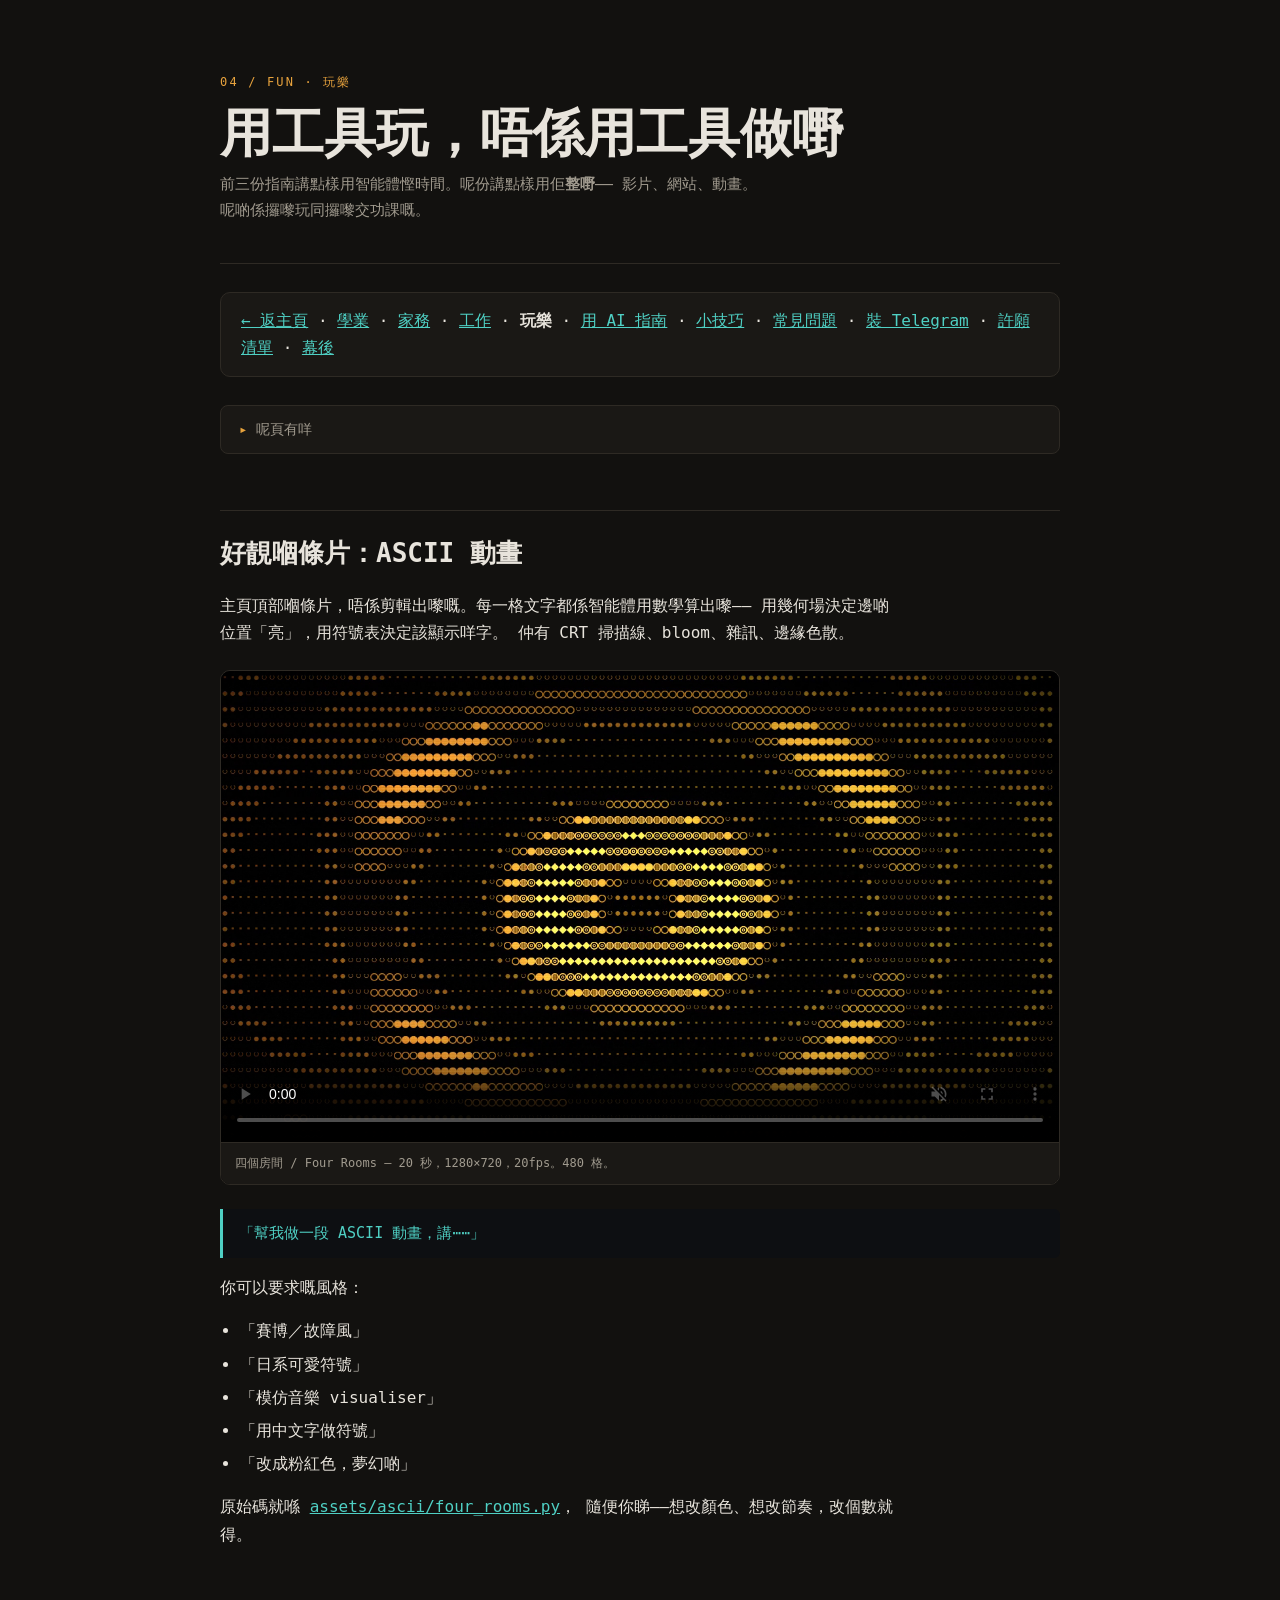
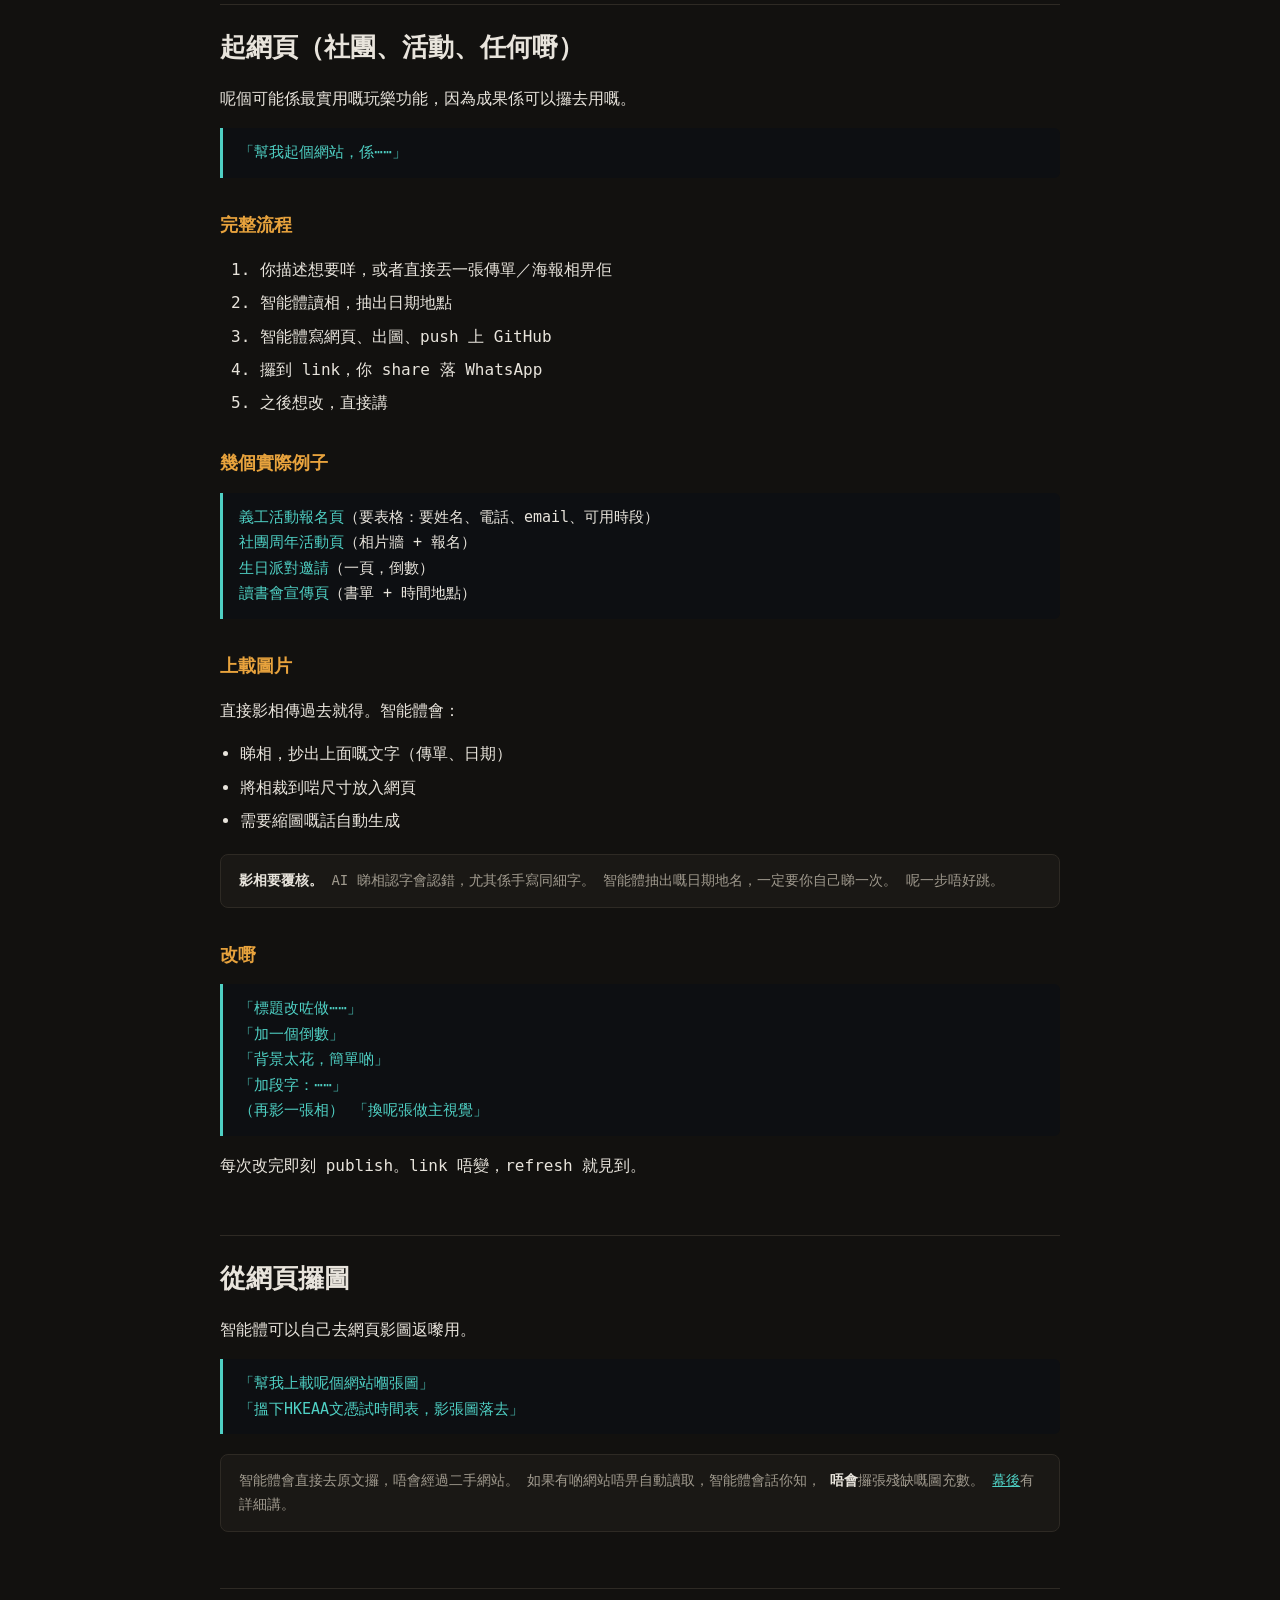
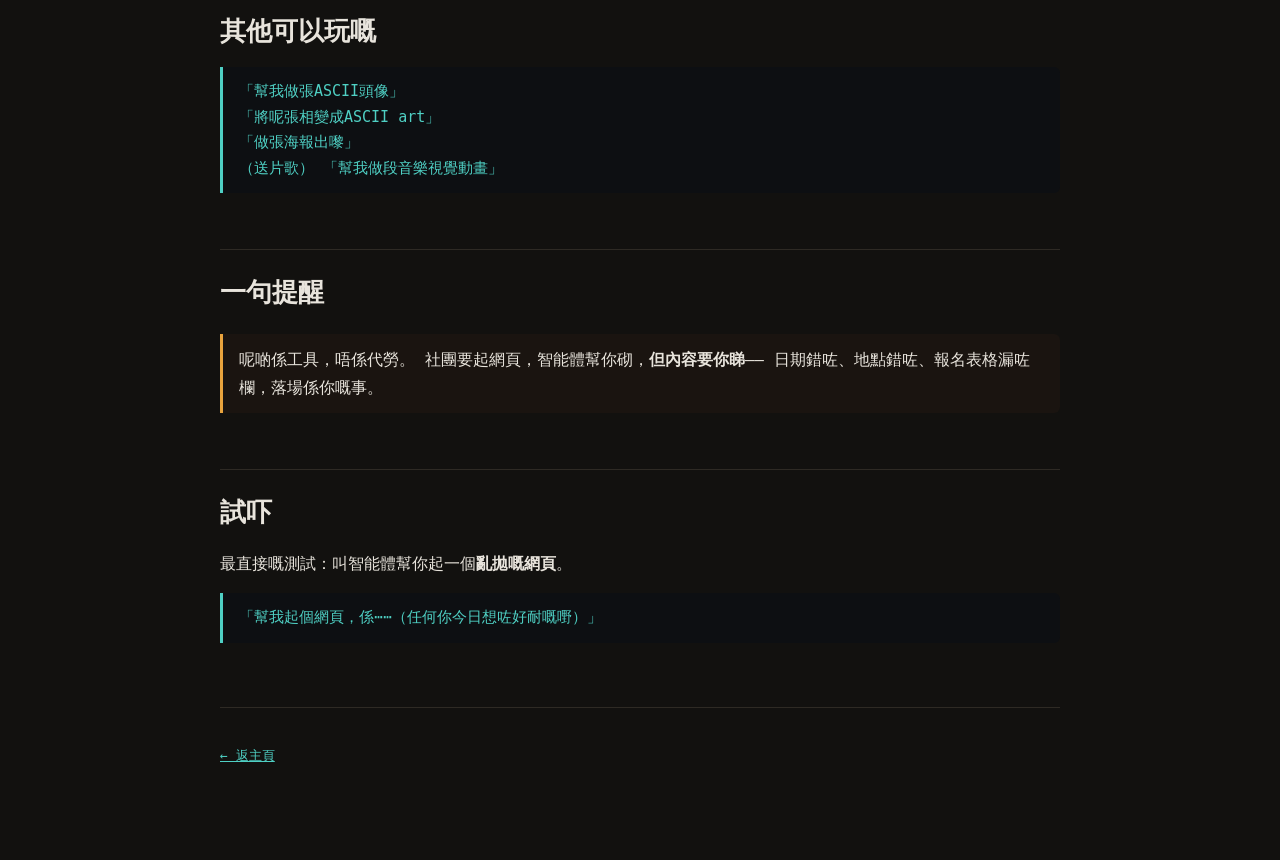
<file: fun.html>
<!DOCTYPE html>
<html lang="zh-Hant">
<head>
<meta charset="utf-8">
<meta name="viewport" content="width=device-width, initial-scale=1">
<title>玩樂指南 — 家庭 AI 智能體</title>
<link rel="stylesheet" href="style.css">
</head>
<body>
<div class="wrap">
<header>
  <div class="kicker">04 / FUN · 玩樂</div>
  <h1>用工具玩，唔係用工具做嘢</h1>
  <p class="sub">
    前三份指南講點樣用智能體慳時間。呢份講點樣用佢<strong>整嘢</strong>——
    影片、網站、動畫。呢啲係攞嚟玩同攞嚟交功課嘅。
  </p>
</header>

<nav class="card" style="margin:28px 0;padding:14px 20px">
  <a href="index.html">← 返主頁</a> ·
  <a href="study.html">學業</a> ·
  <a href="home.html">家務</a> ·
  <a href="work.html">工作</a> ·
  <strong>玩樂</strong> ·
  <a href="ai-guide.html">用 AI 指南</a> ·
  <a href="tips.html">小技巧</a> ·
  <a href="trouble.html">常見問題</a> ·
  <a href="telegram.html">裝 Telegram</a> ·
  <a href="wishlist.html">許願清單</a> ·
  <a href="behind.html">幕後</a>
</nav>

<details class="toc">
  <summary>呢頁有咩</summary>
  <ol>
    <li><a href="#好靚嗰條片-ascii-動畫">好靚嗰條片：ASCII 動畫</a></li>
    <li><a href="#起網頁-社團-活動-任何嘢">起網頁（社團、活動、任何嘢）</a></li>
    <li><a href="#從網頁攞圖">從網頁攞圖</a></li>
    <li><a href="#其他可以玩嘅">其他可以玩嘅</a></li>
    <li><a href="#一句提醒">一句提醒</a></li>
    <li><a href="#試吓">試吓</a></li>
  </ol>
</details>

<h2 id="好靚嗰條片-ascii-動畫">好靚嗰條片：ASCII 動畫</h2>
<p>
  主頁頂部嗰條片，唔係剪輯出嚟嘅。每一格文字都係智能體用數學算出嚟——
  用幾何場決定邊啲位置「亮」，用符號表決定該顯示咩字。
  仲有 CRT 掃描線、bloom、雜訊、邊緣色散。
</p>

<figure class="hero" style="border:1px solid var(--line);border-radius:10px;overflow:hidden;background:#0a0a0c;margin:24px 0">
  <video controls muted loop playsinline poster="assets/img/poster.png" style="display:block;width:100%">
    <source src="assets/four-rooms.mp4" type="video/mp4">
  </video>
  <figcaption style="font-size:12px;color:var(--ink-dim);padding:10px 14px;border-top:1px solid var(--line);background:var(--card)">
    四個房間 / Four Rooms — 20 秒，1280×720，20fps。480 格。
  </figcaption>
</figure>

<div class="prompt">
  <b>「幫我做一段 ASCII 動畫，講⋯⋯」</b>
</div>

<p>你可以要求嘅風格：</p>
<ul>
  <li>「賽博／故障風」</li>
  <li>「日系可愛符號」</li>
  <li>「模仿音樂 visualiser」</li>
  <li>「用中文字做符號」</li>
  <li>「改成粉紅色，夢幻啲」</li>
</ul>

<p>原始碼就喺 <a href="assets/ascii/four_rooms.py">assets/ascii/four_rooms.py</a>，
隨便你睇——想改顏色、想改節奏，改個數就得。</p>

<h2 id="起網頁-社團-活動-任何嘢">起網頁（社團、活動、任何嘢）</h2>
<p>呢個可能係最實用嘅玩樂功能，因為成果係可以攞去用嘅。</p>

<div class="prompt">
  <b>「幫我起個網站，係⋯⋯」</b>
</div>

<h3>完整流程</h3>
<ol>
  <li>你描述想要咩，或者直接丟一張傳單／海報相畀佢</li>
  <li>智能體讀相，抽出日期地點</li>
  <li>智能體寫網頁、出圖、push 上 GitHub</li>
  <li>攞到 link，你 share 落 WhatsApp</li>
  <li>之後想改，直接講</li>
</ol>

<h3>幾個實際例子</h3>
<div class="prompt">
  <b>義工活動報名頁</b>（要表格：要姓名、電話、email、可用時段）<br>
  <b>社團周年活動頁</b>（相片牆 + 報名）<br>
  <b>生日派對邀請</b>（一頁，倒數）<br>
  <b>讀書會宣傳頁</b>（書單 + 時間地點）
</div>

<h3>上載圖片</h3>
<p>直接影相傳過去就得。智能體會：</p>
<ul>
  <li>睇相，抄出上面嘅文字（傳單、日期）</li>
  <li>將相裁到啱尺寸放入網頁</li>
  <li>需要縮圖嘅話自動生成</li>
</ul>

<div class="note">
  <strong>影相要覆核。</strong> AI 睇相認字會認錯，尤其係手寫同細字。
  智能體抽出嘅日期地名，一定要你自己睇一次。
  呢一步唔好跳。
</div>

<h3>改嘢</h3>
<div class="prompt">
  <b>「標題改咗做⋯⋯」</b><br>
  <b>「加一個倒數」</b><br>
  <b>「背景太花，簡單啲」</b><br>
  <b>「加段字：⋯⋯」</b><br>
  <b>（再影一張相） 「換呢張做主視覺」</b>
</div>
<p>每次改完即刻 publish。link 唔變，refresh 就見到。</p>

<h2 id="從網頁攞圖">從網頁攞圖</h2>
<p>智能體可以自己去網頁影圖返嚟用。</p>
<div class="prompt">
  <b>「幫我上載呢個網站嗰張圖」</b><br>
  <b>「搵下HKEAA文憑試時間表，影張圖落去」</b>
</div>
<div class="note">
  智能體會直接去原文攞，唔會經過二手網站。
  如果有啲網站唔畀自動讀取，智能體會話你知，
  <strong>唔會</strong>攞張殘缺嘅圖充數。
  <a href="behind.html">幕後</a>有詳細講。
</div>

<h2 id="其他可以玩嘅">其他可以玩嘅</h2>
<div class="prompt">
  <b>「幫我做張ASCII頭像」</b><br>
  <b>「將呢張相變成ASCII art」</b><br>
  <b>「做張海報出嚟」</b><br>
  <b>（送片歌） 「幫我做段音樂視覺動畫」</b>
</div>

<h2 id="一句提醒">一句提醒</h2>
<div class="warn">
  呢啲係工具，唔係代勞。
  社團要起網頁，智能體幫你砌，<strong>但內容要你睇</strong>——
  日期錯咗、地點錯咗、報名表格漏咗欄，落場係你嘅事。
</div>

<h2 id="試吓">試吓</h2>
<p>最直接嘅測試：叫智能體幫你起一個<strong>亂拋嘅網頁</strong>。</p>
<div class="prompt">
  <b>「幫我起個網頁，係⋯⋯（任何你今日想咗好耐嘅嘢）」</b>
</div>

<footer>
  <p><a href="index.html">← 返主頁</a></p>
</footer>
</div>
</body>
</html>
</file>
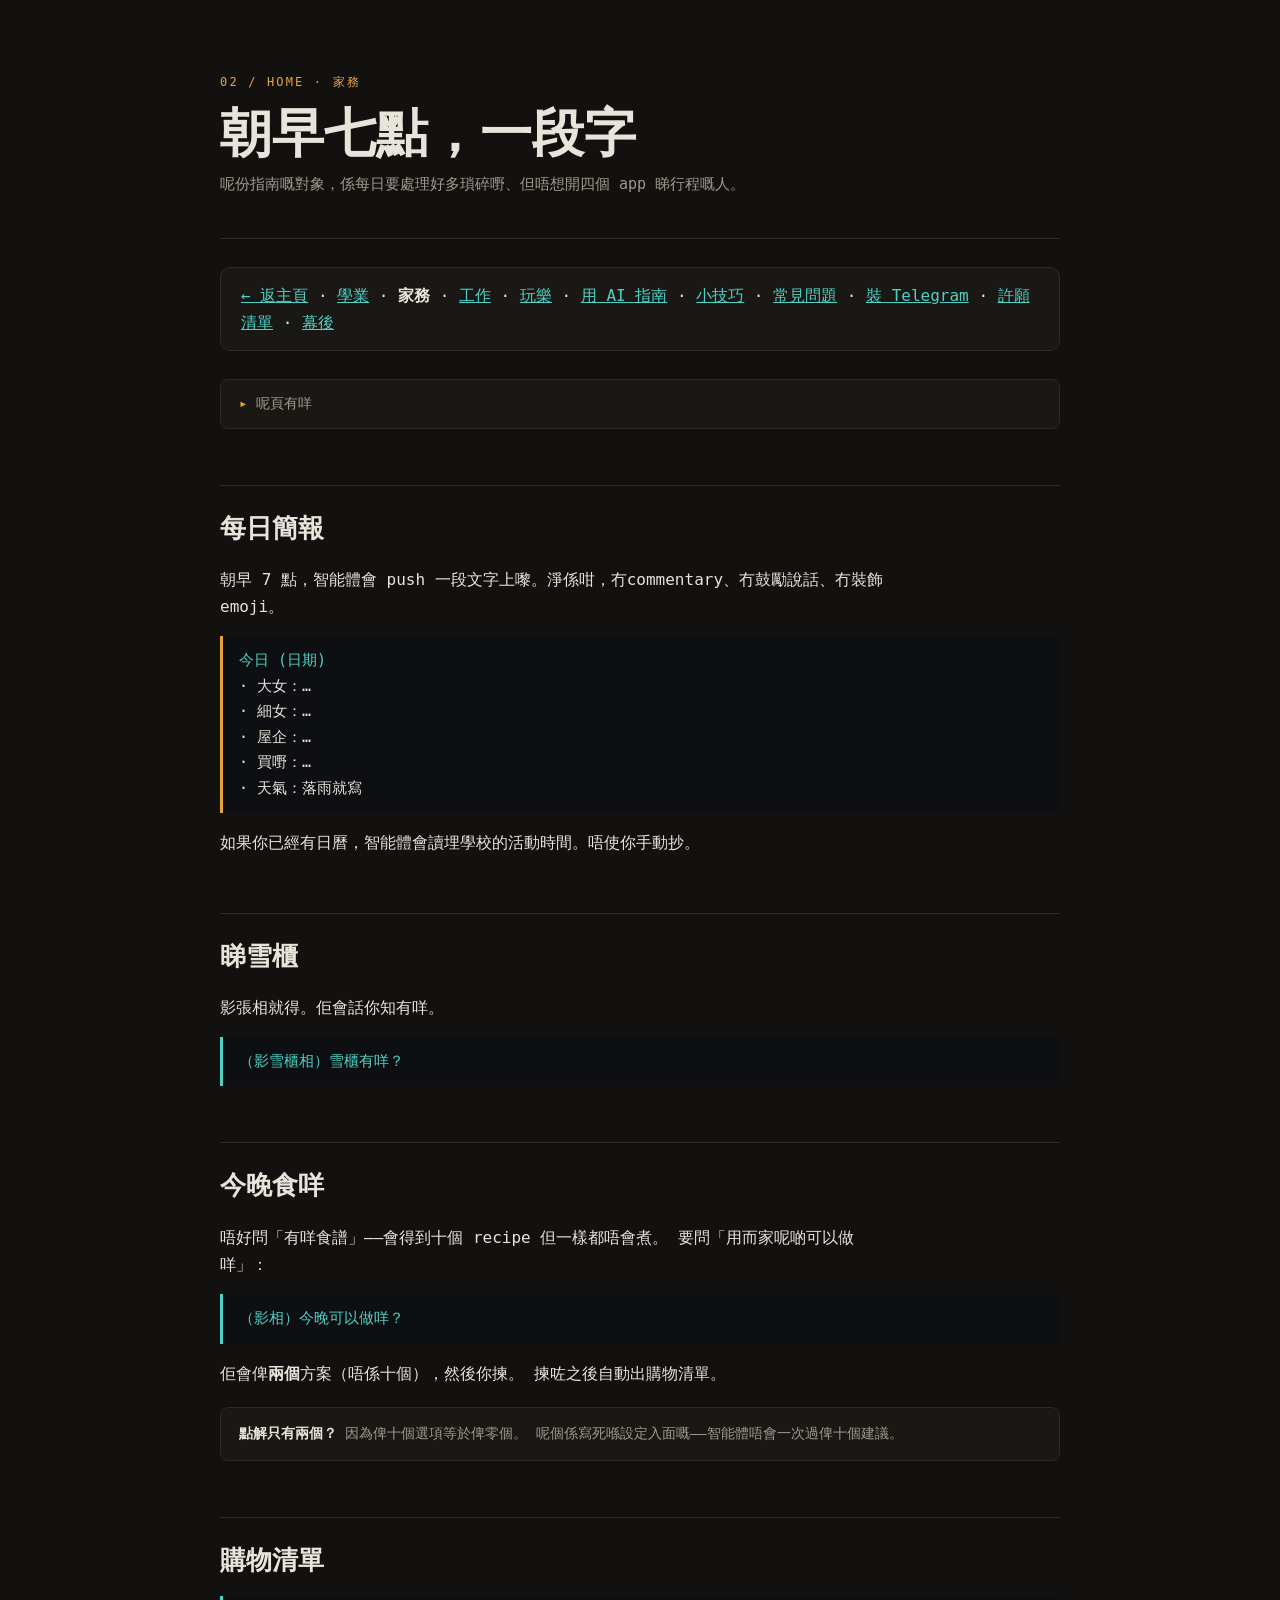
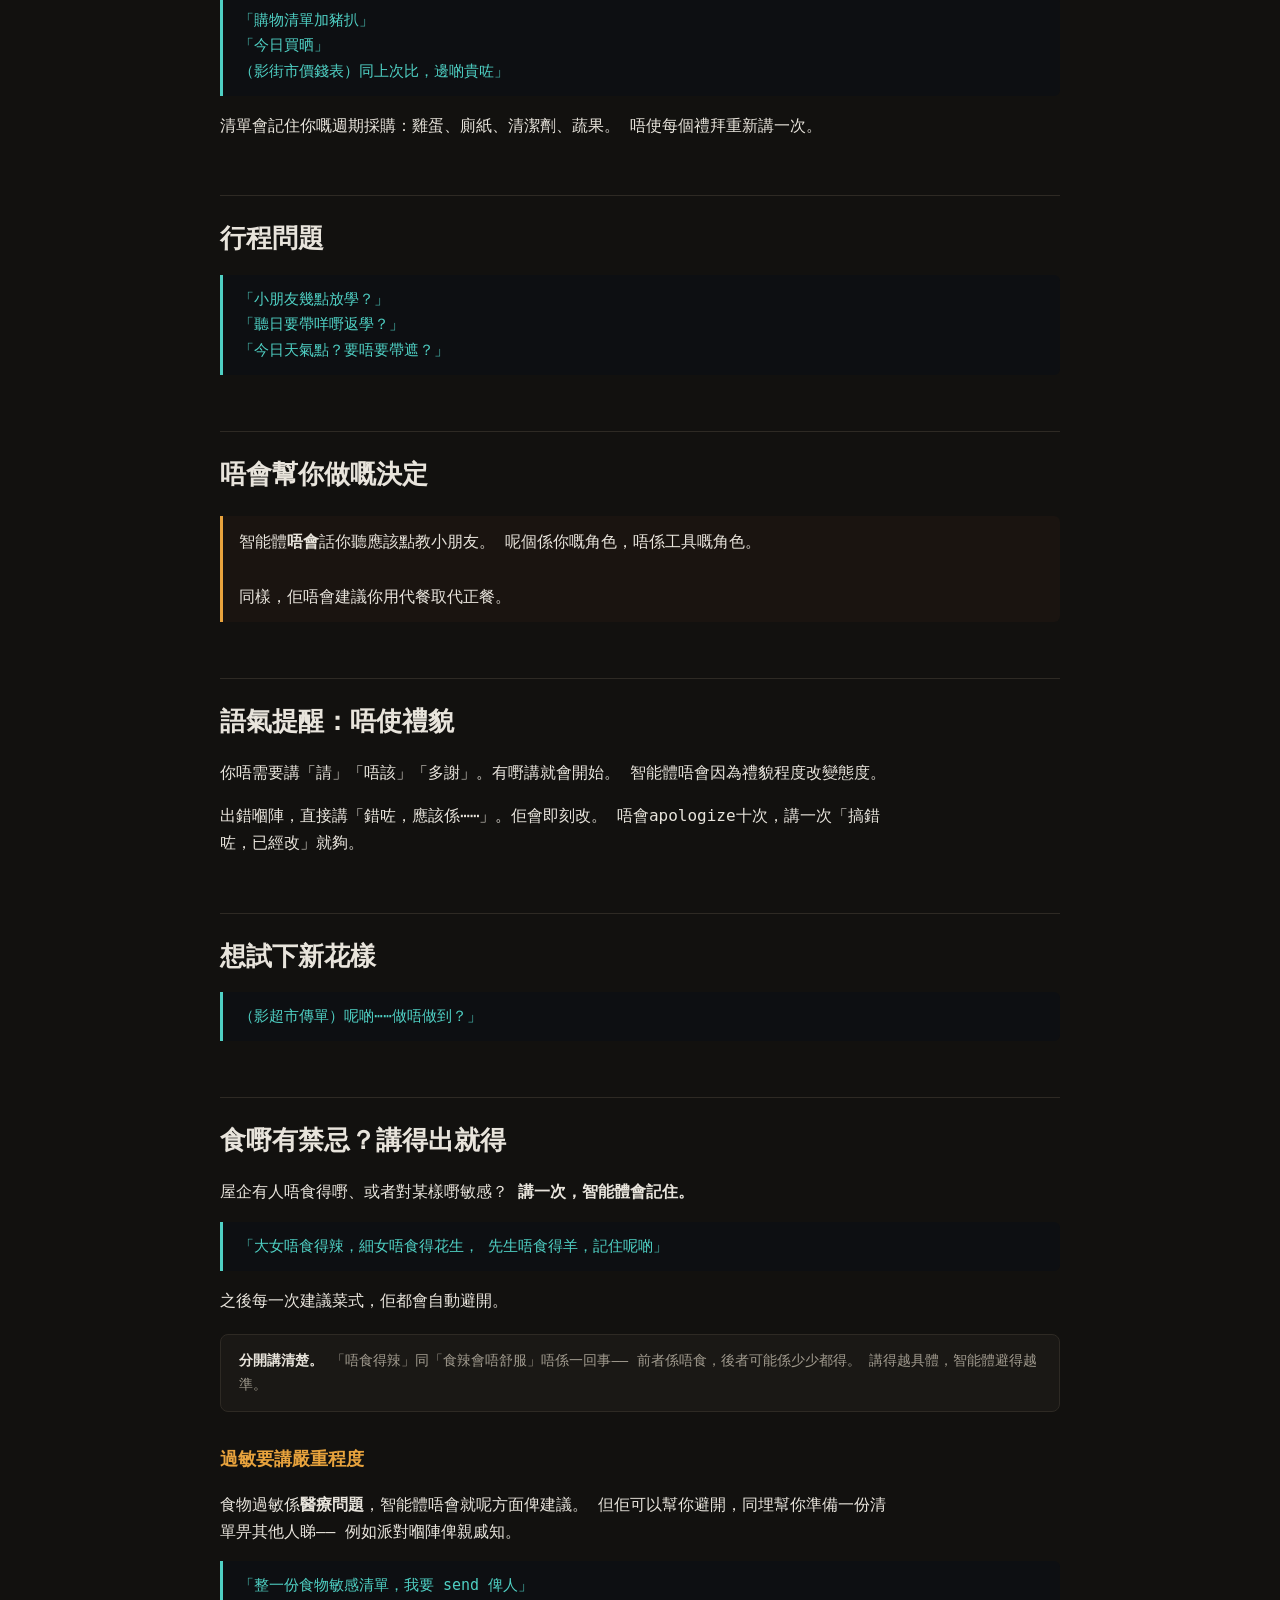
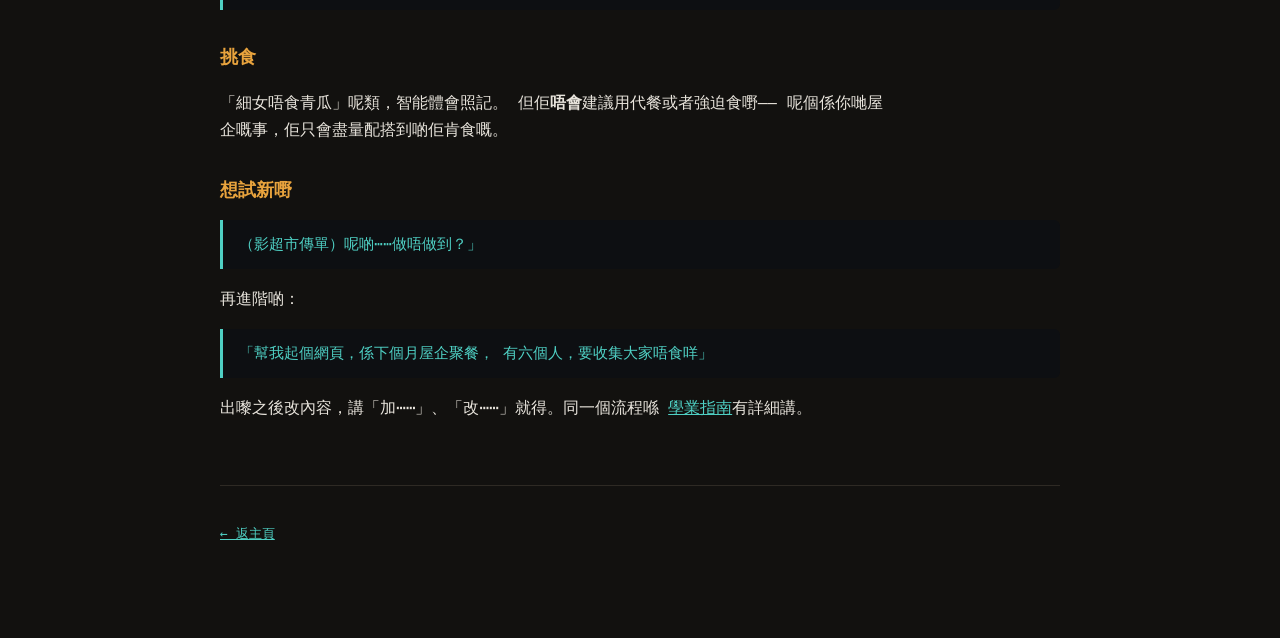
<file: home.html>
<!DOCTYPE html>
<html lang="zh-Hant">
<head>
<meta charset="utf-8">
<meta name="viewport" content="width=device-width, initial-scale=1">
<title>家務指南 — 家庭 AI 智能體</title>
<link rel="stylesheet" href="style.css">
</head>
<body>
<div class="wrap">
<header>
  <div class="kicker">02 / HOME · 家務</div>
  <h1>朝早七點，一段字</h1>
  <p class="sub">
    呢份指南嘅對象，係每日要處理好多瑣碎嘢、但唔想開四個 app 睇行程嘅人。
  </p>
</header>

<nav class="card" style="margin:28px 0;padding:14px 20px">
  <a href="index.html">← 返主頁</a> ·
  <a href="study.html">學業</a> ·
  <strong>家務</strong> ·
  <a href="work.html">工作</a> ·
  <a href="fun.html">玩樂</a> ·
  <a href="ai-guide.html">用 AI 指南</a> ·
  <a href="tips.html">小技巧</a> ·
  <a href="trouble.html">常見問題</a> ·
  <a href="telegram.html">裝 Telegram</a> ·
  <a href="wishlist.html">許願清單</a> ·
  <a href="behind.html">幕後</a>
</nav>

<details class="toc">
  <summary>呢頁有咩</summary>
  <ol>
    <li><a href="#每日簡報">每日簡報</a></li>
    <li><a href="#睇雪櫃">睇雪櫃</a></li>
    <li><a href="#今晚食咩">今晚食咩</a></li>
    <li><a href="#購物清單">購物清單</a></li>
    <li><a href="#行程問題">行程問題</a></li>
    <li><a href="#唔會幫你做嘅決定">唔會幫你做嘅決定</a></li>
    <li><a href="#語氣提醒-唔使禮貌">語氣提醒：唔使禮貌</a></li>
    <li><a href="#想試下新花樣">想試下新花樣</a></li>
    <li><a href="#食嘢有禁忌-講得出就得">食嘢有禁忌？講得出就得</a></li>
  </ol>
</details>

<h2 id="每日簡報">每日簡報</h2>
<p>朝早 7 點，智能體會 push 一段文字上嚟。淨係咁，冇commentary、冇鼓勵說話、冇裝飾 emoji。</p>

<div class="prompt" style="border-left-color:var(--amber)">
  <b>今日 (日期)</b><br>
  · 大女：…<br>
  · 細女：…<br>
  · 屋企：…<br>
  · 買嘢：…<br>
  · 天氣：落雨就寫
</div>

<p>如果你已經有日曆，智能體會讀埋學校的活動時間。唔使你手動抄。</p>

<h2 id="睇雪櫃">睇雪櫃</h2>
<p>影張相就得。佢會話你知有咩。</p>
<div class="prompt">
  <b>（影雪櫃相）雪櫃有咩？</b>
</div>

<h2 id="今晚食咩">今晚食咩</h2>
<p>唔好問「有咩食譜」——會得到十個 recipe 但一樣都唔會煮。
要問「用而家呢啲可以做咩」：</p>
<div class="prompt">
  <b>（影相）今晚可以做咩？</b>
</div>
<p>佢會俾<strong>兩個</strong>方案（唔係十個），然後你揀。
揀咗之後自動出購物清單。</p>

<div class="note">
  <strong>點解只有兩個？</strong> 因為俾十個選項等於俾零個。
  呢個係寫死喺設定入面嘅——智能體唔會一次過俾十個建議。
</div>

<h2 id="購物清單">購物清單</h2>
<div class="prompt">
  <b>「購物清單加豬扒」</b><br>
  <b>「今日買晒」</b><br>
  <b>（影街市價錢表）同上次比，邊啲貴咗」</b>
</div>
<p>清單會記住你嘅週期採購：雞蛋、廁紙、清潔劑、蔬果。
唔使每個禮拜重新講一次。</p>

<h2 id="行程問題">行程問題</h2>
<div class="prompt">
  <b>「小朋友幾點放學？」</b><br>
  <b>「聽日要帶咩嘢返學？」</b><br>
  <b>「今日天氣點？要唔要帶遮？」</b>
</div>

<h2 id="唔會幫你做嘅決定">唔會幫你做嘅決定</h2>
<div class="warn">
  智能體<strong>唔會</strong>話你聽應該點教小朋友。
  呢個係你嘅角色，唔係工具嘅角色。
  <br><br>
  同樣，佢唔會建議你用代餐取代正餐。
</div>

<h2 id="語氣提醒-唔使禮貌">語氣提醒：唔使禮貌</h2>
<p>你唔需要講「請」「唔該」「多謝」。有嘢講就會開始。
智能體唔會因為禮貌程度改變態度。</p>
<p>出錯嗰陣，直接講「錯咗，應該係⋯⋯」。佢會即刻改。
唔會apologize十次，講一次「搞錯咗，已經改」就夠。</p>

<h2 id="想試下新花樣">想試下新花樣</h2>
<div class="prompt">
  <b>（影超市傳單）呢啲⋯⋯做唔做到？」</b>
</div>

<h2 id="食嘢有禁忌-講得出就得">食嘢有禁忌？講得出就得</h2>
<p>
  屋企有人唔食得嘢、或者對某樣嘢敏感？
  <strong>講一次，智能體會記住。</strong>
</p>

<div class="prompt">
  <b>「大女唔食得辣，細女唔食得花生，
  先生唔食得羊，記住呢啲」</b>
</div>

<p>之後每一次建議菜式，佢都會自動避開。</p>

<div class="note">
  <strong>分開講清楚。</strong>
  「唔食得辣」同「食辣會唔舒服」唔係一回事——
  前者係唔食，後者可能係少少都得。
  講得越具體，智能體避得越準。
</div>

<h3>過敏要講嚴重程度</h3>
<p>
  食物過敏係<strong>醫療問題</strong>，智能體唔會就呢方面俾建議。
  但佢可以幫你避開，同埋幫你準備一份清單畀其他人睇——
  例如派對嗰陣俾親戚知。
</p>
<div class="prompt">
  <b>「整一份食物敏感清單，我要 send 俾人」</b>
</div>

<h3>挑食</h3>
<p>
  「細女唔食青瓜」呢類，智能體會照記。
  但佢<strong>唔會</strong>建議用代餐或者強迫食嘢——
  呢個係你哋屋企嘅事，佢只會盡量配搭到啲佢肯食嘅。
</p>

<h3>想試新嘢</h3>
<div class="prompt">
  <b>（影超市傳單）呢啲⋯⋯做唔做到？」</b>
</div>
<p>再進階啲：</p>
<div class="prompt">
  <b>「幫我起個網頁，係下個月屋企聚餐，
  有六個人，要收集大家唔食咩」</b>
</div>
<p>出嚟之後改內容，講「加⋯⋯」、「改⋯⋯」就得。同一個流程喺
<a href="study.html">學業指南</a>有詳細講。</p>

<footer>
  <p><a href="index.html">← 返主頁</a></p>
</footer>
</div>
</body>
</html>
</file>
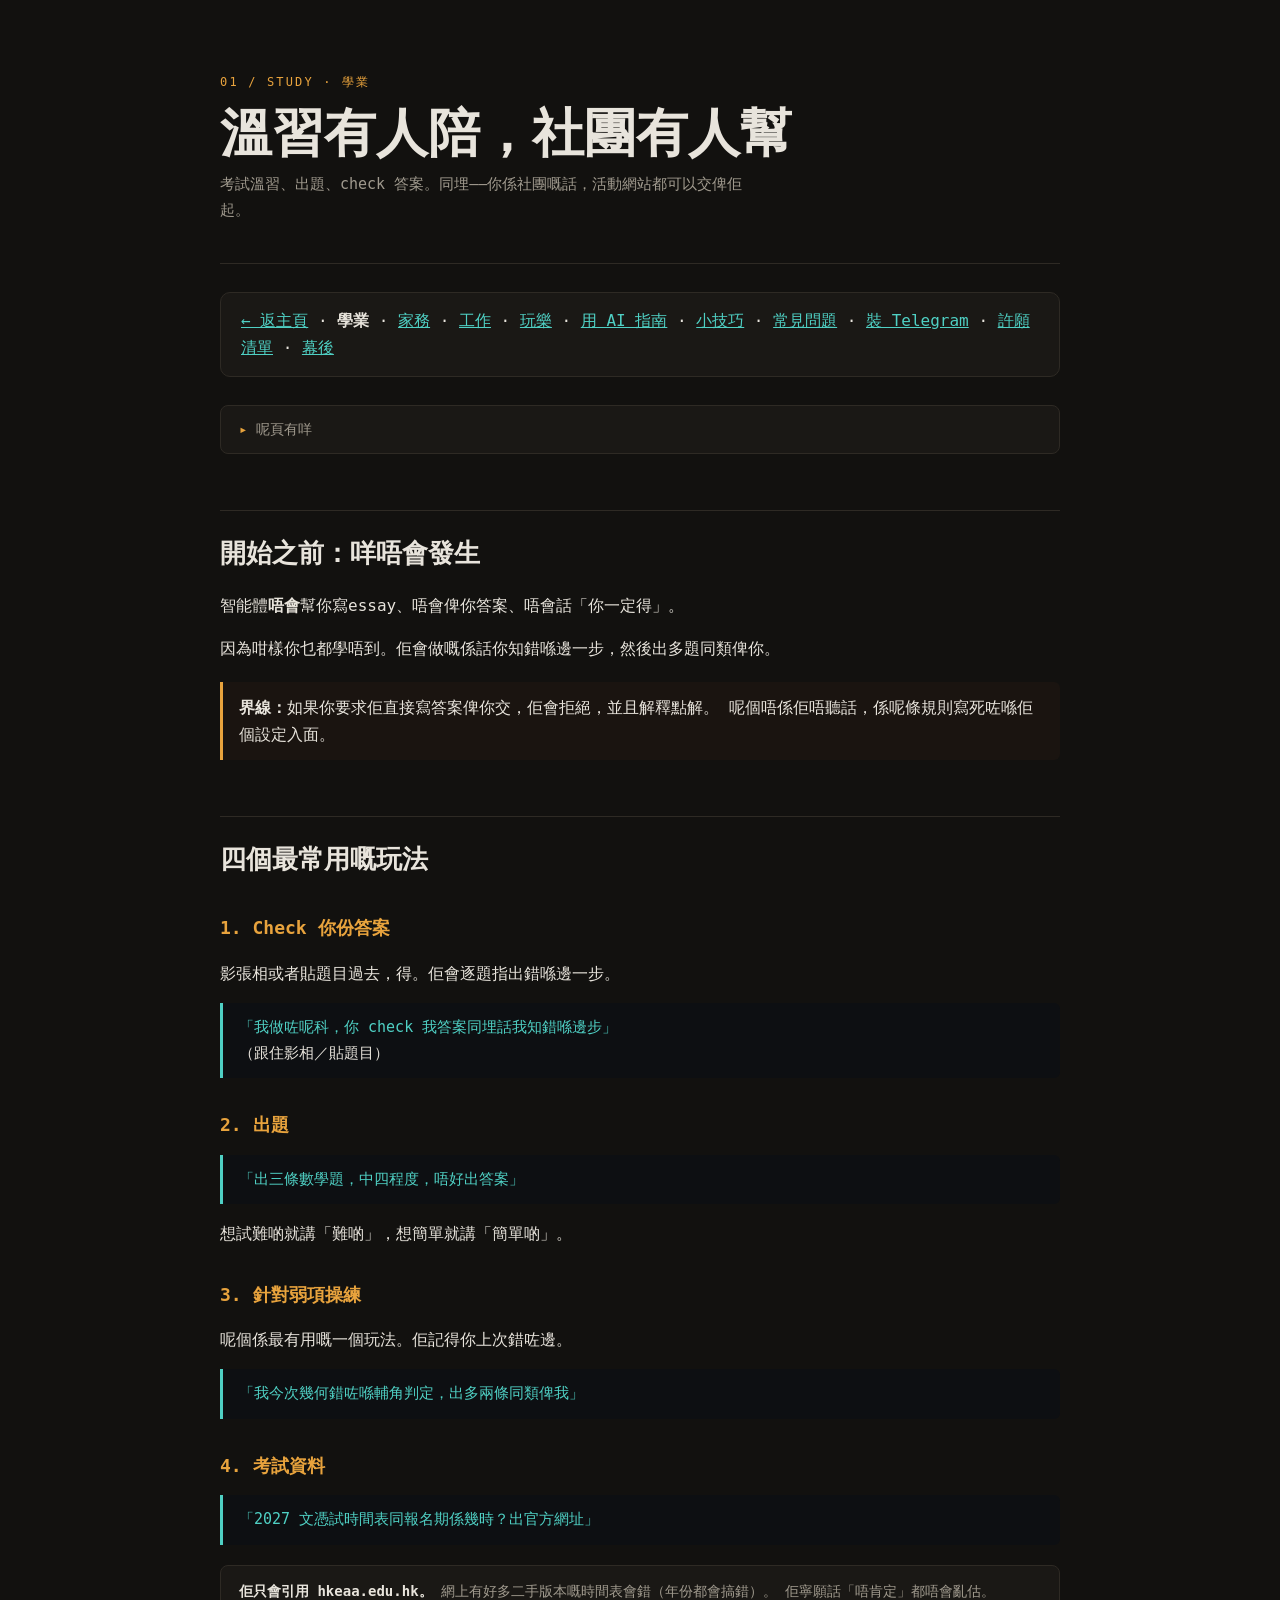
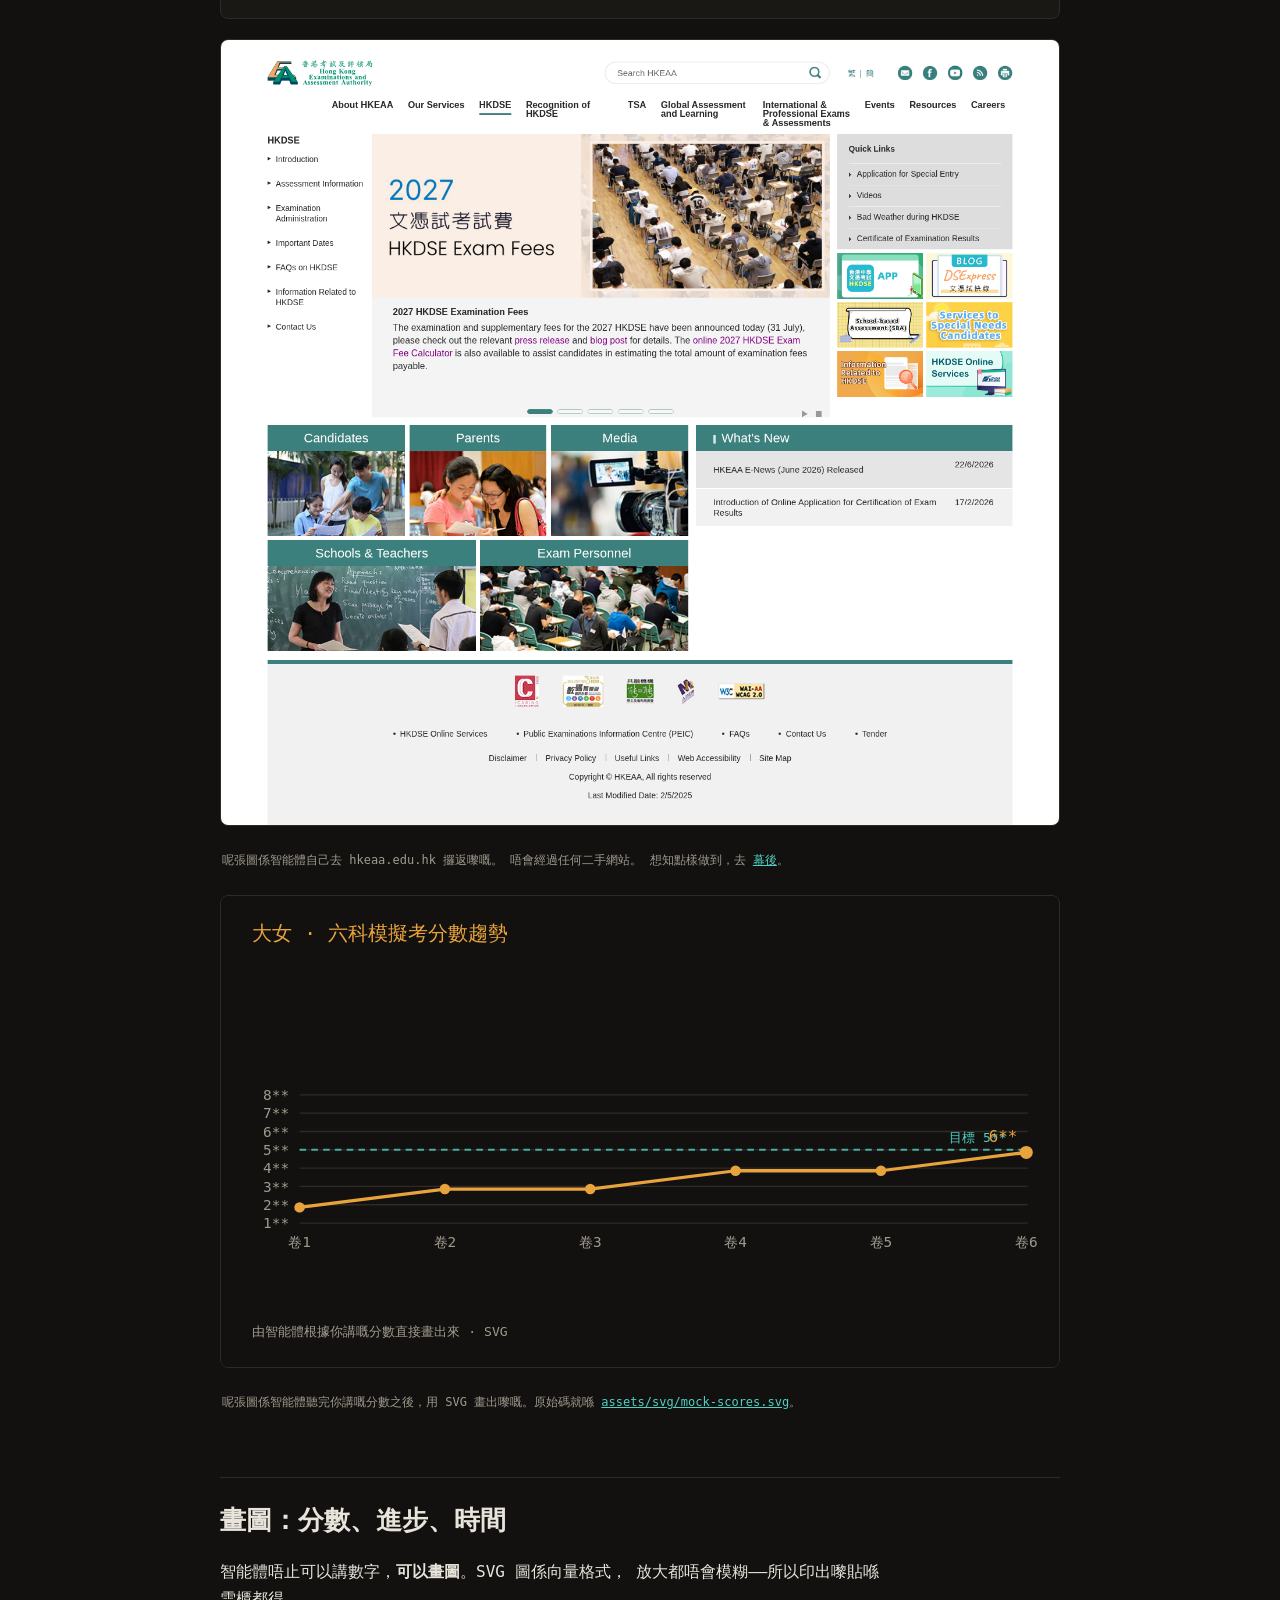
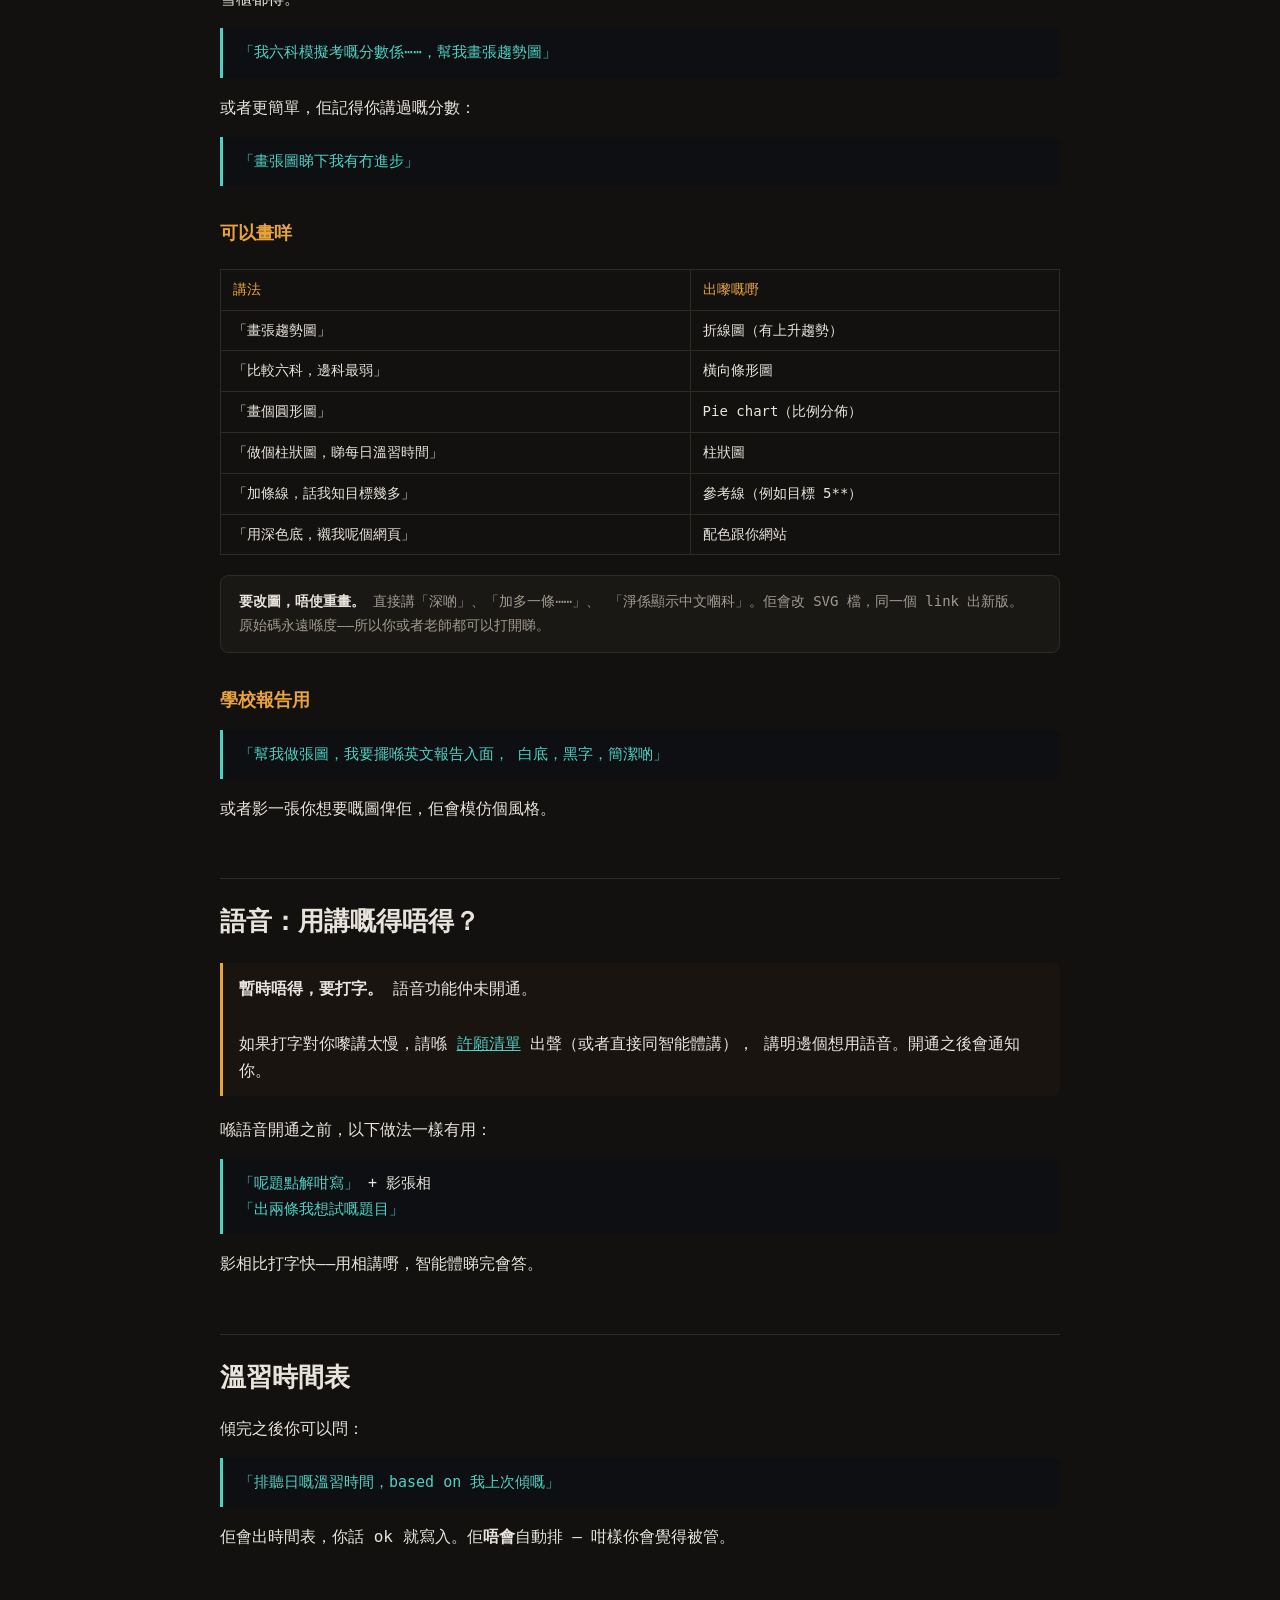
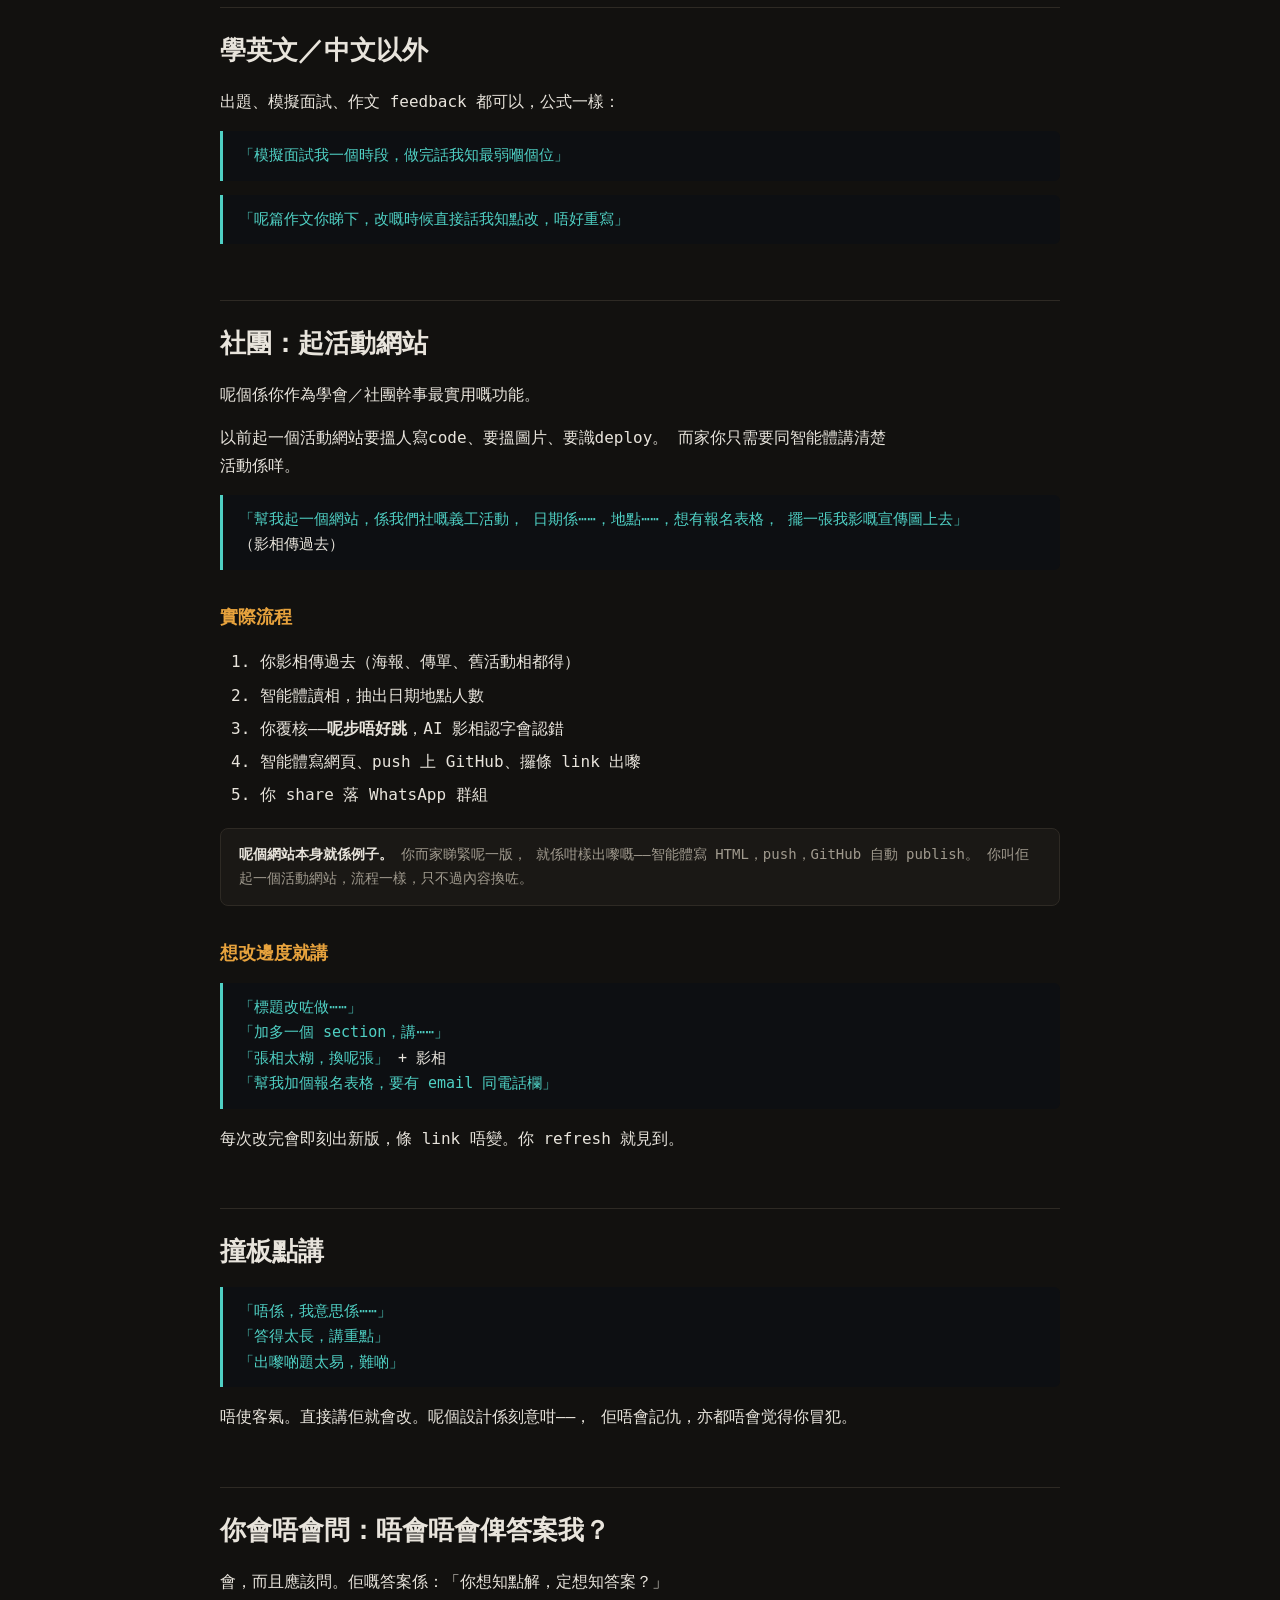
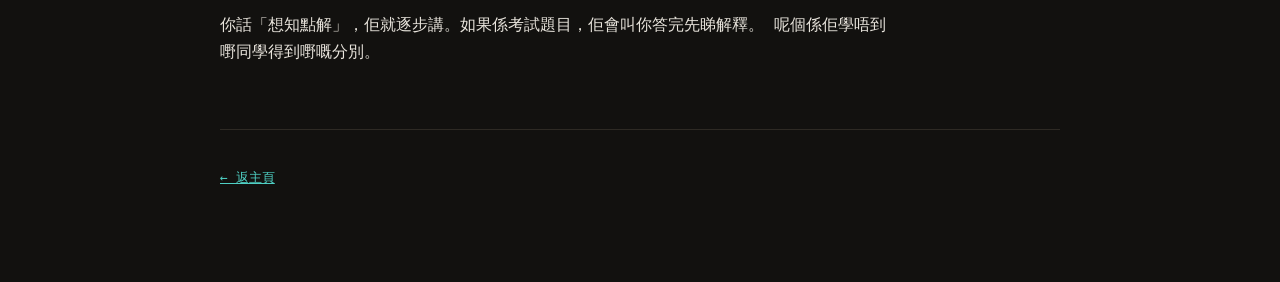
<file: study.html>
<!DOCTYPE html>
<html lang="zh-Hant">
<head>
<meta charset="utf-8">
<meta name="viewport" content="width=device-width, initial-scale=1">
<title>學業指南 — 家庭 AI 智能體</title>
<link rel="stylesheet" href="style.css">
</head>
<body>
<div class="wrap">
<header>
  <div class="kicker">01 / STUDY · 學業</div>
  <h1>溫習有人陪，社團有人幫</h1>
  <p class="sub">考試溫習、出題、check 答案。同埋——你係社團嘅話，活動網站都可以交俾佢起。</p>
</header>

<nav class="card" style="margin:28px 0;padding:14px 20px">
  <a href="index.html">← 返主頁</a> ·
  <strong>學業</strong> ·
  <a href="home.html">家務</a> ·
  <a href="work.html">工作</a> ·
  <a href="fun.html">玩樂</a> ·
  <a href="ai-guide.html">用 AI 指南</a> ·
  <a href="tips.html">小技巧</a> ·
  <a href="trouble.html">常見問題</a> ·
  <a href="telegram.html">裝 Telegram</a> ·
  <a href="wishlist.html">許願清單</a> ·
  <a href="behind.html">幕後</a>
</nav>

<details class="toc">
  <summary>呢頁有咩</summary>
  <ol>
    <li><a href="#開始之前-咩唔會發生">開始之前：咩唔會發生</a></li>
    <li><a href="#四個最常用嘅玩法">四個最常用嘅玩法</a></li>
    <li><a href="#畫圖-分數-進步-時間">畫圖：分數、進步、時間</a></li>
    <li><a href="#語音-用講嘅得唔得">語音：用講嘅得唔得？</a></li>
    <li><a href="#溫習時間表">溫習時間表</a></li>
    <li><a href="#學英文-中文以外">學英文／中文以外</a></li>
    <li><a href="#社團-起活動網站">社團：起活動網站</a></li>
    <li><a href="#撞板點講">撞板點講</a></li>
    <li><a href="#你會唔會問-唔會唔會俾答案我">你會唔會問：唔會唔會俾答案我？</a></li>
  </ol>
</details>

<h2 id="開始之前-咩唔會發生">開始之前：咩唔會發生</h2>
<p>智能體<strong>唔會</strong>幫你寫essay、唔會俾你答案、唔會話「你一定得」。</p>
<p>因為咁樣你乜都學唔到。佢會做嘅係話你知錯喺邊一步，然後出多題同類俾你。</p>

<div class="warn">
  <b>界線：</b>如果你要求佢直接寫答案俾你交，佢會拒絕，並且解釋點解。
  呢個唔係佢唔聽話，係呢條規則寫死咗喺佢個設定入面。
</div>

<h2 id="四個最常用嘅玩法">四個最常用嘅玩法</h2>

<h3>1. Check 你份答案</h3>
<p>影張相或者貼題目過去，得。佢會逐題指出錯喺邊一步。</p>
<div class="prompt">
  <b>「我做咗呢科，你 check 我答案同埋話我知錯喺邊步」</b>
  <br>（跟住影相／貼題目）
</div>

<h3>2. 出題</h3>
<div class="prompt">
  <b>「出三條數學題，中四程度，唔好出答案」</b>
</div>
<p>想試難啲就講「難啲」，想簡單就講「簡單啲」。</p>

<h3>3. 針對弱項操練</h3>
<p>呢個係最有用嘅一個玩法。佢記得你上次錯咗邊。</p>
<div class="prompt">
  <b>「我今次幾何錯咗喺輔角判定，出多兩條同類俾我」</b>
</div>

<h3>4. 考試資料</h3>
<div class="prompt">
  <b>「2027 文憑試時間表同報名期係幾時？出官方網址」</b>
</div>
<div class="note">
  <strong>佢只會引用 hkeaa.edu.hk。</strong>
  網上有好多二手版本嘅時間表會錯（年份都會搞錯）。
  佢寧願話「唔肯定」都唔會亂估。
</div>

<figure>
  <img class="shot" src="assets/img/hkeaa-dse-dates.png" alt="香港考試及評核局嘅文憑試重要日期頁面截圖">
  <figcaption class="small">
    呢張圖係智能體自己去 hkeaa.edu.hk 攞返嚟嘅。
    唔會經過任何二手網站。
    想知點樣做到，去 <a href="behind.html">幕後</a>。
  </figcaption>
</figure>

<figure>
  <img class="shot" src="assets/svg/mock-scores.svg" alt="大女六科模擬考分數趨勢折線圖">
  <figcaption class="small">
    呢張圖係智能體聽完你講嘅分數之後，用 SVG 畫出嚟嘅。原始碼就喺
    <a href="assets/svg/mock-scores.svg">assets/svg/mock-scores.svg</a>。
  </figcaption>
</figure>

<h2 id="畫圖-分數-進步-時間">畫圖：分數、進步、時間</h2>
<p>智能體唔止可以講數字，<strong>可以畫圖</strong>。SVG 圖係向量格式，
放大都唔會模糊——所以印出嚟貼喺雪櫃都得。</p>

<div class="prompt">
  <b>「我六科模擬考嘅分數係⋯⋯，幫我畫張趨勢圖」</b>
</div>
<p>或者更簡單，佢記得你講過嘅分數：</p>
<div class="prompt">
  <b>「畫張圖睇下我有冇進步」</b>
</div>

<h3>可以畫咩</h3>
<table>
  <tr><th>講法</th><th>出嚟嘅嘢</th></tr>
  <tr><td>「畫張趨勢圖」</td><td>折線圖（有上升趨勢）</td></tr>
  <tr><td>「比較六科，邊科最弱」</td><td>橫向條形圖</td></tr>
  <tr><td>「畫個圓形圖」</td><td>Pie chart（比例分佈）</td></tr>
  <tr><td>「做個柱狀圖，睇每日溫習時間」</td><td>柱狀圖</td></tr>
  <tr><td>「加條線，話我知目標幾多」</td><td>參考線（例如目標 5**）</td></tr>
  <tr><td>「用深色底，襯我呢個網頁」</td><td>配色跟你網站</td></tr>
</table>

<div class="note">
  <strong>要改圖，唔使重畫。</strong> 直接講「深啲」、「加多一條⋯⋯」、
  「淨係顯示中文嗰科」。佢會改 SVG 檔，同一個 link 出新版。
  原始碼永遠喺度——所以你或者老師都可以打開睇。
</div>

<h3>學校報告用</h3>
<div class="prompt">
  <b>「幫我做張圖，我要擺喺英文報告入面，
  白底，黑字，簡潔啲」</b>
</div>
<p>或者影一張你想要嘅圖俾佢，佢會模仿個風格。</p>

<h2 id="語音-用講嘅得唔得">語音：用講嘅得唔得？</h2>
<div class="warn">
  <b>暫時唔得，要打字。</b>
  語音功能仲未開通。
  <br><br>
  如果打字對你嚟講太慢，請喺
  <a href="wishlist.html">許願清單</a> 出聲（或者直接同智能體講），
  講明邊個想用語音。開通之後會通知你。
</div>
<p>喺語音開通之前，以下做法一樣有用：</p>
<div class="prompt">
  <b>「呢題點解咁寫」</b> + 影張相<br>
  <b>「出兩條我想試嘅題目」</b>
</div>
<p>影相比打字快——用相講嘢，智能體睇完會答。</p>

<h2 id="溫習時間表">溫習時間表</h2>
<p>傾完之後你可以問：</p>
<div class="prompt">
  <b>「排聽日嘅溫習時間，based on 我上次傾嘅」</b>
</div>
<p>佢會出時間表，你話 ok 就寫入。佢<strong>唔會</strong>自動排 —
  咁樣你會覺得被管。</p>

<h2 id="學英文-中文以外">學英文／中文以外</h2>
<p>出題、模擬面試、作文 feedback 都可以，公式一樣：</p>
<div class="prompt">
  <b>「模擬面試我一個時段，做完話我知最弱嗰個位」</b>
</div>
<div class="prompt">
  <b>「呢篇作文你睇下，改嘅時候直接話我知點改，唔好重寫」</b>
</div>

<h2 id="社團-起活動網站">社團：起活動網站</h2>
<p>呢個係你作為學會／社團幹事最實用嘅功能。</p>

<p>以前起一個活動網站要搵人寫code、要搵圖片、要識deploy。
而家你只需要同智能體講清楚活動係咩。</p>

<div class="prompt">
  <b>「幫我起一個網站，係我們社嘅義工活動，
  日期係⋯⋯，地點⋯⋯，想有報名表格，
  擺一張我影嘅宣傳圖上去」</b>
  <br>（影相傳過去）
</div>

<h3>實際流程</h3>
<ol>
  <li>你影相傳過去（海報、傳單、舊活動相都得）</li>
  <li>智能體讀相，抽出日期地點人數</li>
  <li>你覆核——<strong>呢步唔好跳</strong>，AI 影相認字會認錯</li>
  <li>智能體寫網頁、push 上 GitHub、攞條 link 出嚟</li>
  <li>你 share 落 WhatsApp 群組</li>
</ol>

<div class="note">
  <strong>呢個網站本身就係例子。</strong> 你而家睇緊呢一版，
  就係咁樣出嚟嘅——智能體寫 HTML，push，GitHub 自動 publish。
  你叫佢起一個活動網站，流程一樣，只不過內容換咗。
</div>

<h3>想改邊度就講</h3>
<div class="prompt">
  <b>「標題改咗做⋯⋯」</b><br>
  <b>「加多一個 section，講⋯⋯」</b><br>
  <b>「張相太糊，換呢張」</b> + 影相<br>
  <b>「幫我加個報名表格，要有 email 同電話欄」</b>
</div>
<p>每次改完會即刻出新版，條 link 唔變。你 refresh 就見到。</p>

<h2 id="撞板點講">撞板點講</h2>
<div class="prompt">
  <b>「唔係，我意思係⋯⋯」</b><br>
  <b>「答得太長，講重點」</b><br>
  <b>「出嚟啲題太易，難啲」</b>
</div>
<p>唔使客氣。直接講佢就會改。呢個設計係刻意咁——，
 佢唔會記仇，亦都唔會觉得你冒犯。</p>

<h2 id="你會唔會問-唔會唔會俾答案我">你會唔會問：唔會唔會俾答案我？</h2>
<p>會，而且應該問。佢嘅答案係：「你想知點解，定想知答案？」</p>
<p>你話「想知點解」，佢就逐步講。如果係考試題目，佢會叫你答完先睇解釋。
呢個係佢學唔到嘢同學得到嘢嘅分別。</p>

<footer>
  <p><a href="index.html">← 返主頁</a></p>
</footer>
</div>
</body>
</html>
</file>
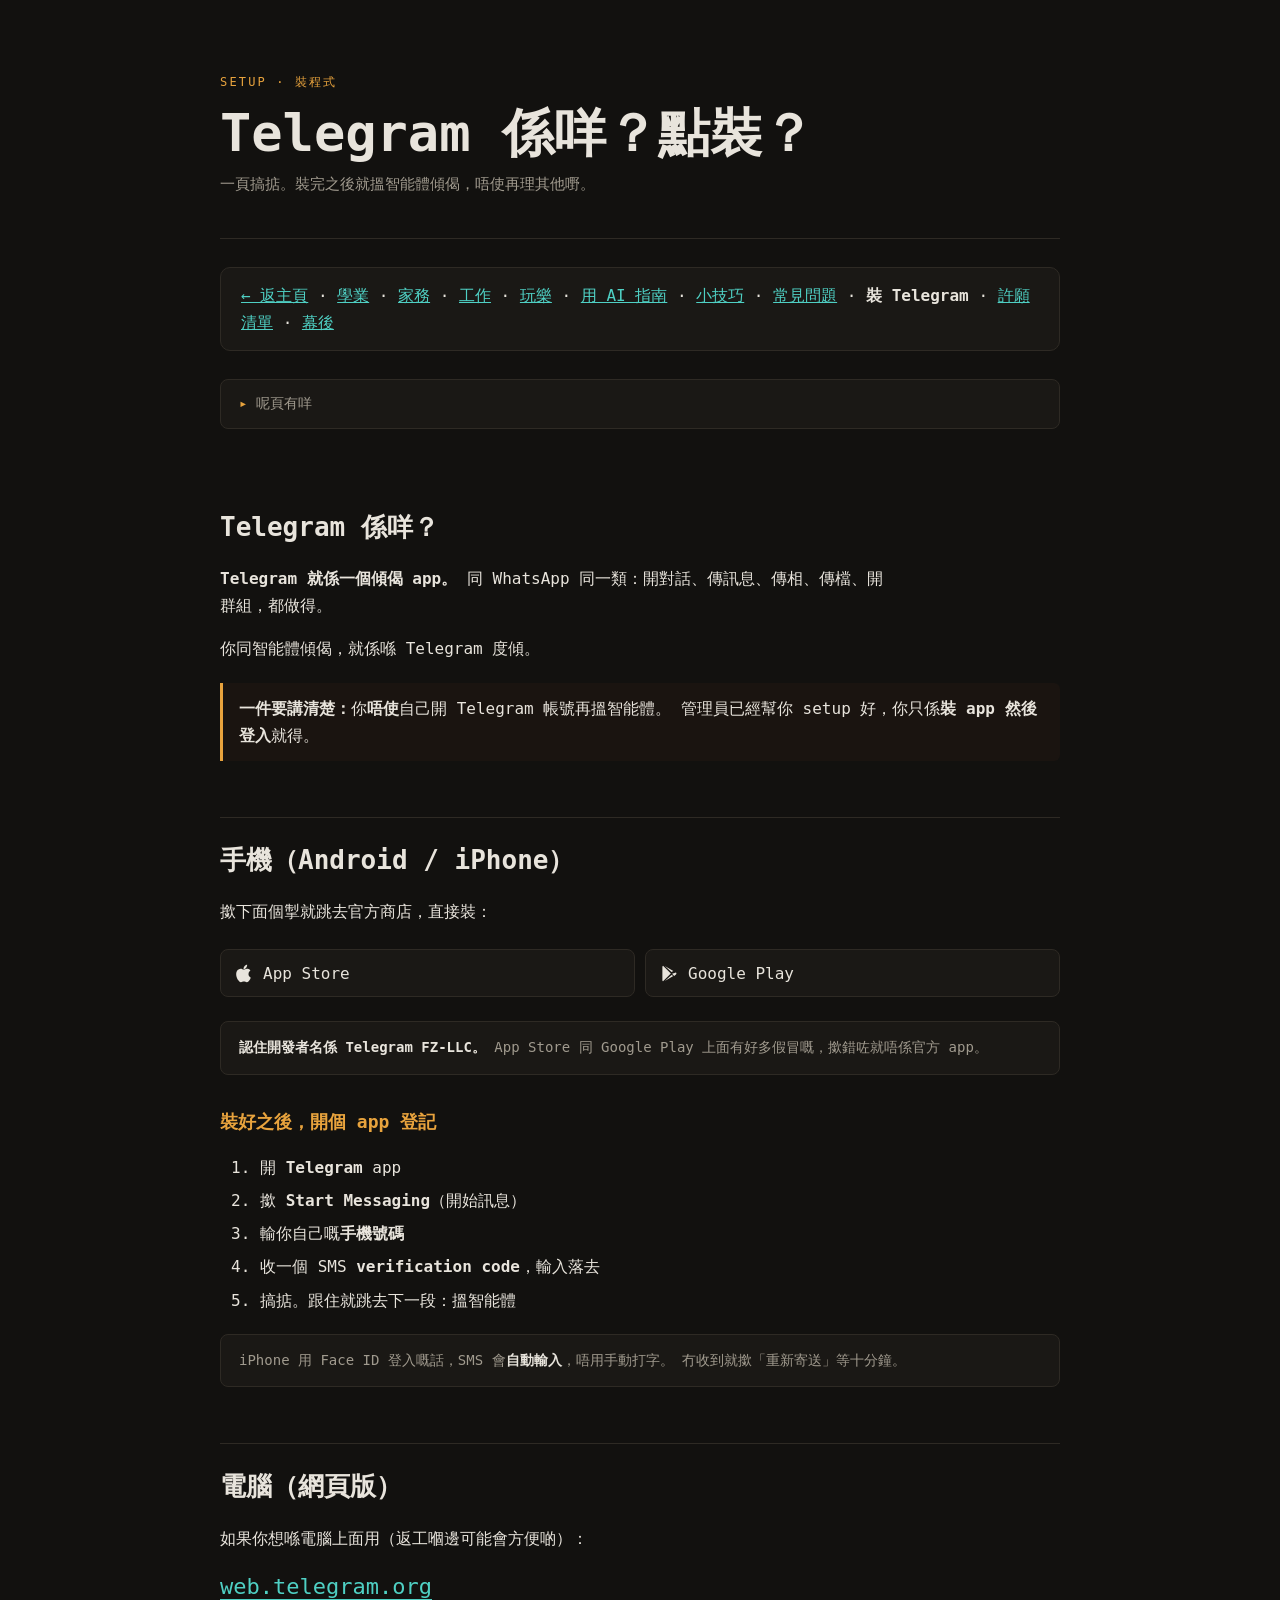
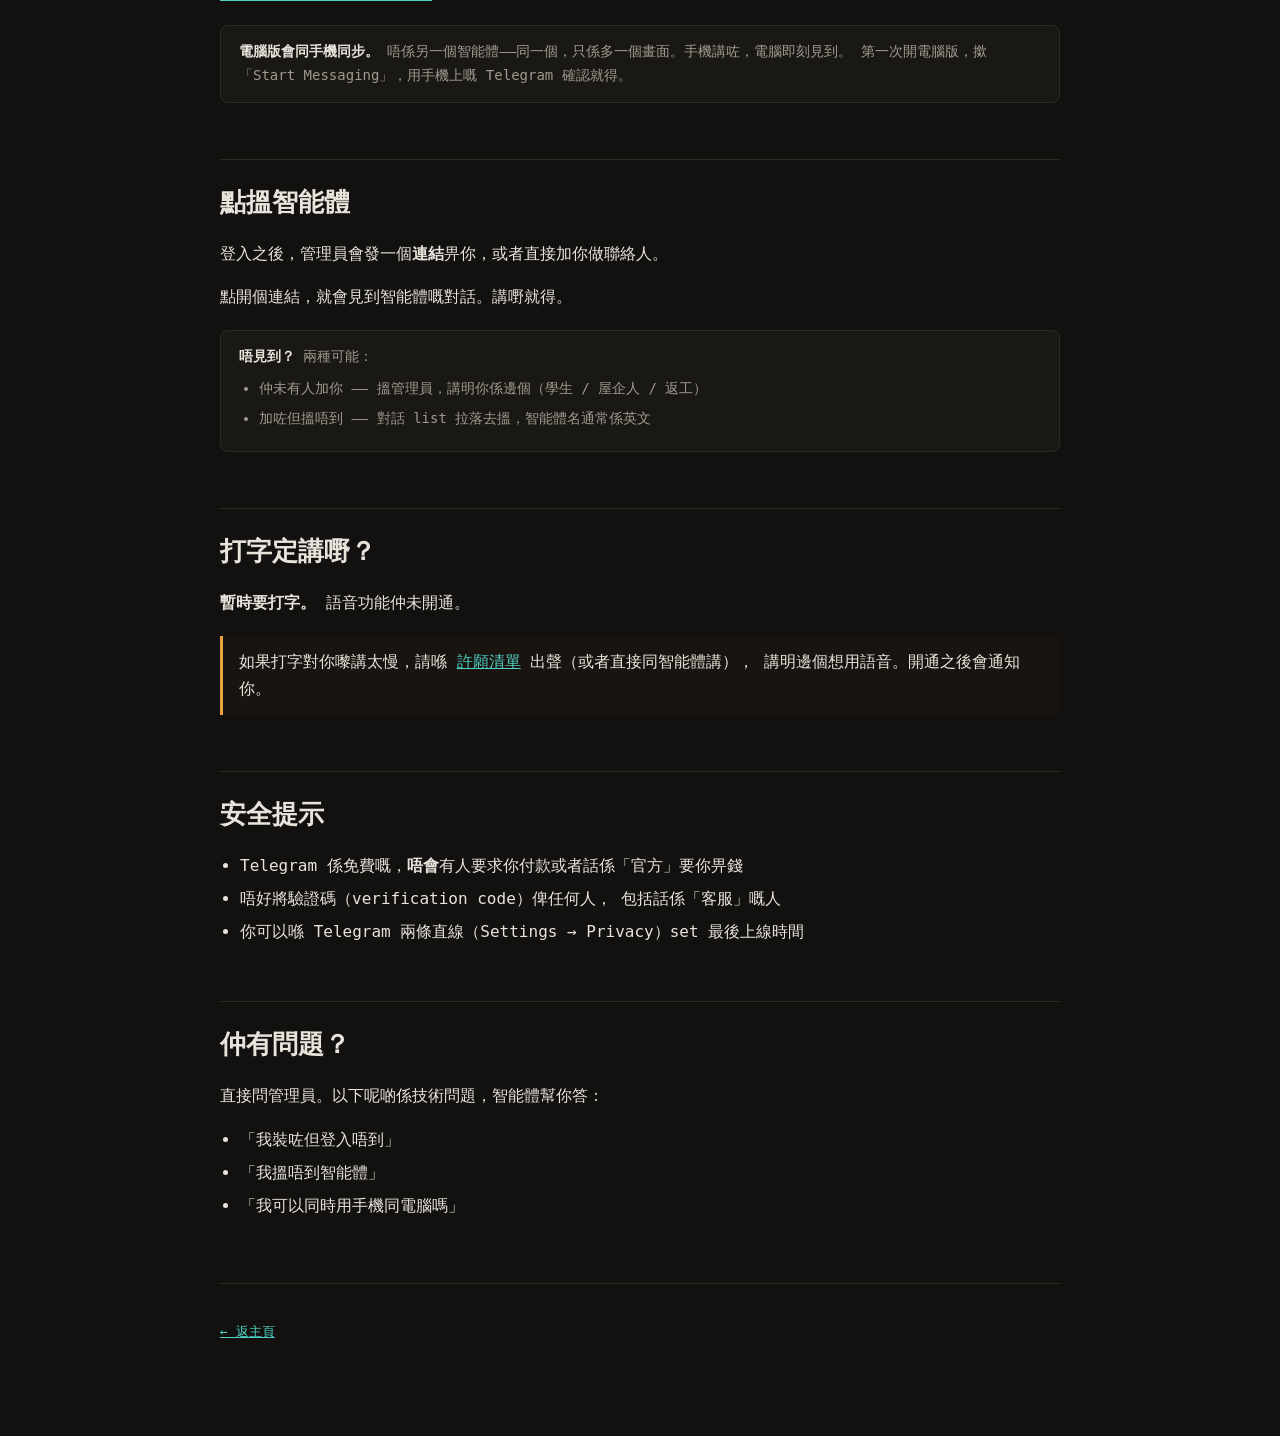
<file: telegram.html>
<!DOCTYPE html>
<html lang="zh-Hant">
<head>
<meta charset="utf-8">
<meta name="viewport" content="width=device-width, initial-scale=1">
<title>裝 Telegram — 家庭 AI 智能體</title>
<link rel="stylesheet" href="style.css">
</head>
<body>
<div class="wrap">
<header>
  <div class="kicker">SETUP · 裝程式</div>
  <h1>Telegram 係咩？點裝？</h1>
  <p class="sub">
    一頁搞掂。裝完之後就搵智能體傾偈，唔使再理其他嘢。
  </p>
</header>

<nav class="card" style="margin:28px 0;padding:14px 20px">
  <a href="index.html">← 返主頁</a> ·
  <a href="study.html">學業</a> ·
  <a href="home.html">家務</a> ·
  <a href="work.html">工作</a> ·
  <a href="fun.html">玩樂</a> ·
  <a href="ai-guide.html">用 AI 指南</a> ·
  <a href="tips.html">小技巧</a> ·
  <a href="trouble.html">常見問題</a> ·
  <strong>裝 Telegram</strong> ·
  <a href="wishlist.html">許願清單</a> ·
  <a href="behind.html">幕後</a>
</nav>

<details class="toc">
  <summary>呢頁有咩</summary>
  <ol>
    <li><a href="#telegram-係咩">Telegram 係咩？</a></li>
    <li><a href="#手機-android-iphone">手機（Android / iPhone）</a></li>
    <li><a href="#電腦-網頁版">電腦（網頁版）</a></li>
    <li><a href="#點搵智能體">點搵智能體</a></li>
    <li><a href="#打字定講嘢">打字定講嘢？</a></li>
    <li><a href="#安全提示">安全提示</a></li>
    <li><a href="#仲有問題">仲有問題？</a></li>
  </ol>
</details>

<h2 id="telegram-係咩" style="border-top:none">Telegram 係咩？</h2>
<p>
  <strong>Telegram 就係一個傾偈 app。</strong>
  同 WhatsApp 同一類：開對話、傳訊息、傳相、傳檔、開群組，都做得。
</p>
<p>
  你同智能體傾偈，就係喺 Telegram 度傾。
</p>

<div class="warn">
  <b>一件要講清楚：</b>你<strong>唔使</strong>自己開 Telegram 帳號再搵智能體。
  管理員已經幫你 setup 好，你只係<strong>裝 app 然後登入</strong>就得。
</div>

<h2 id="手機-android-iphone">手機（Android / iPhone）</h2>

<p>撳下面個掣就跳去官方商店，直接裝：</p>

<div class="stores">
  <a class="store store-ios"
     href="https://apps.apple.com/app/telegram-messenger/id686449807"
     target="_blank" rel="noopener">
    <svg class="store-ico" viewBox="0 0 24 24" aria-hidden="true" focusable="false">
      <path fill="currentColor" d="M17.05 12.54c-.03-2.89 2.36-4.28 2.47-4.35-1.35-1.97-3.44-2.24-4.18-2.27-1.78-.18-3.47 1.05-4.37 1.05-.9 0-2.29-1.02-3.77-1-1.94.03-3.72 1.13-4.71 2.86-2.01 3.48-.51 8.63 1.44 11.45.96 1.38 2.09 2.93 3.58 2.87 1.44-.06 1.98-.92 3.72-.92 1.72 0 2.23.92 3.74.89 1.55-.03 2.53-1.4 3.48-2.79 1.09-1.6 1.54-3.15 1.57-3.23-.03-.02-3.02-1.16-3.05-4.58zM14.17 4.72c.79-.96 1.32-2.29 1.17-3.62-1.13.05-2.5.76-3.31 1.71-.72.84-1.36 2.19-1.19 3.48 1.26.1 2.54-.64 3.33-1.57z"/>
    </svg>
    <span class="store-txt">App Store</span>
  </a>

  <a class="store store-android"
     href="https://play.google.com/store/apps/details?id=org.telegram.messenger"
     target="_blank" rel="noopener">
    <svg class="store-ico" viewBox="0 0 24 24" aria-hidden="true" focusable="false">
      <path fill="currentColor" d="M3,20.5V3.5C3,2.91 3.34,2.39 3.84,2.15L13.69,12L3.84,21.85C3.34,21.6 3,21.09 3,20.5M16.81,15.12L6.05,21.34L14.54,13.78L16.81,15.12M20.16,10.81C20.5,11.08 20.75,11.5 20.75,12C20.75,12.5 20.53,12.92 20.18,13.19L17.89,15L15.28,12.41L20.16,10.81M6.05,2.66L16.81,8.88L14.56,10.23L6.05,2.66Z"/>
    </svg>
    <span class="store-txt">Google Play</span>
  </a>
</div>

<div class="note">
  <strong>認住開發者名係 <code>Telegram FZ-LLC</code>。</strong>
  App Store 同 Google Play 上面有好多假冒嘅，撳錯咗就唔係官方 app。
</div>

<h3>裝好之後，開個 app 登記</h3>
<ol>
  <li>開 <strong>Telegram</strong> app</li>
  <li>撳 <strong>Start Messaging</strong>（開始訊息）</li>
  <li>輸你自己嘅<strong>手機號碼</strong></li>
  <li>收一個 SMS <strong>verification code</strong>，輸入落去</li>
  <li>搞掂。跟住就跳去下一段：搵智能體</li>
</ol>

<div class="note">
  iPhone 用 Face ID 登入嘅話，SMS 會<strong>自動輸入</strong>，唔用手動打字。
  冇收到就撳「重新寄送」等十分鐘。
</div>

<h2 id="電腦-網頁版">電腦（網頁版）</h2>
<p>如果你想喺電腦上面用（返工嗰邊可能會方便啲）：</p>
<p class="web-link">
  <a href="https://web.telegram.org" target="_blank" rel="noopener">web.telegram.org</a>
</p>

<div class="note">
  <strong>電腦版會同手機同步。</strong>
  唔係另一個智能體——同一個，只係多一個畫面。手機講咗，電腦即刻見到。
  第一次開電腦版，撳「Start Messaging」，用手機上嘅 Telegram 確認就得。
</div>

<h2 id="點搵智能體">點搵智能體</h2>
<p>登入之後，管理員會發一個<strong>連結</strong>畀你，或者直接加你做聯絡人。</p>
<p>點開個連結，就會見到智能體嘅對話。講嘢就得。</p>

<div class="note">
  <strong>唔見到？</strong> 兩種可能：
  <ul style="margin:8px 0 0">
    <li>仲未有人加你 —— 搵管理員，講明你係邊個（學生 / 屋企人 / 返工）</li>
    <li>加咗但搵唔到 —— 對話 list 拉落去搵，智能體名通常係英文</li>
  </ul>
</div>

<h2 id="打字定講嘢">打字定講嘢？</h2>
<p>
  <strong>暫時要打字。</strong> 語音功能仲未開通。
</p>
<div class="warn">
  如果打字對你嚟講太慢，請喺
  <a href="wishlist.html">許願清單</a> 出聲（或者直接同智能體講），
  講明邊個想用語音。開通之後會通知你。
</div>

<h2 id="安全提示">安全提示</h2>
<ul>
  <li>Telegram 係免費嘅，<strong>唔會</strong>有人要求你付款或者話係「官方」要你畀錢</li>
  <li>唔好將驗證碼（verification code）俾任何人，
      包括話係「客服」嘅人</li>
  <li>你可以喺 Telegram 兩條直線（Settings → Privacy）set 最後上線時間</li>
</ul>

<h2 id="仲有問題">仲有問題？</h2>
<p>直接問管理員。以下呢啲係技術問題，智能體幫你答：</p>
<ul>
  <li>「我裝咗但登入唔到」</li>
  <li>「我搵唔到智能體」</li>
  <li>「我可以同時用手機同電腦嗎」</li>
</ul>

<footer>
  <p><a href="index.html">← 返主頁</a></p>
</footer>
</div>
</body>
</html>
</file>
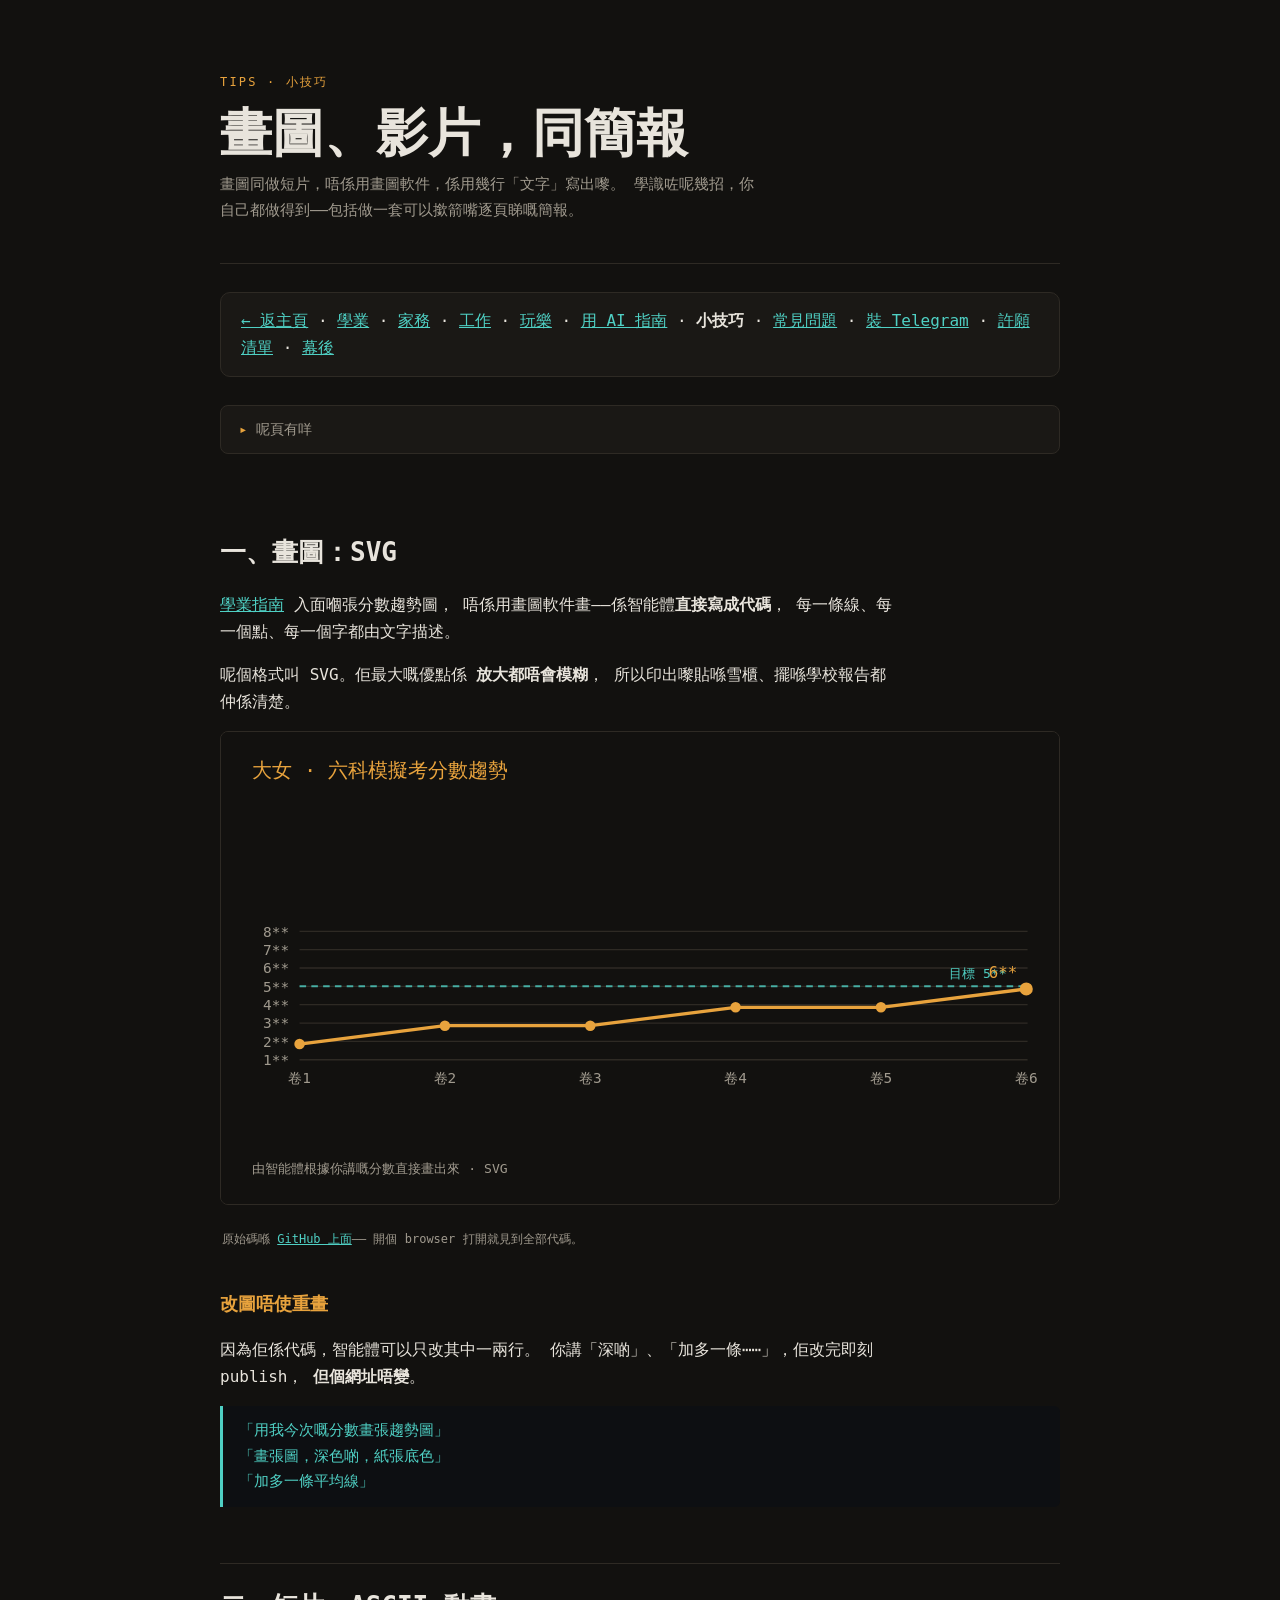
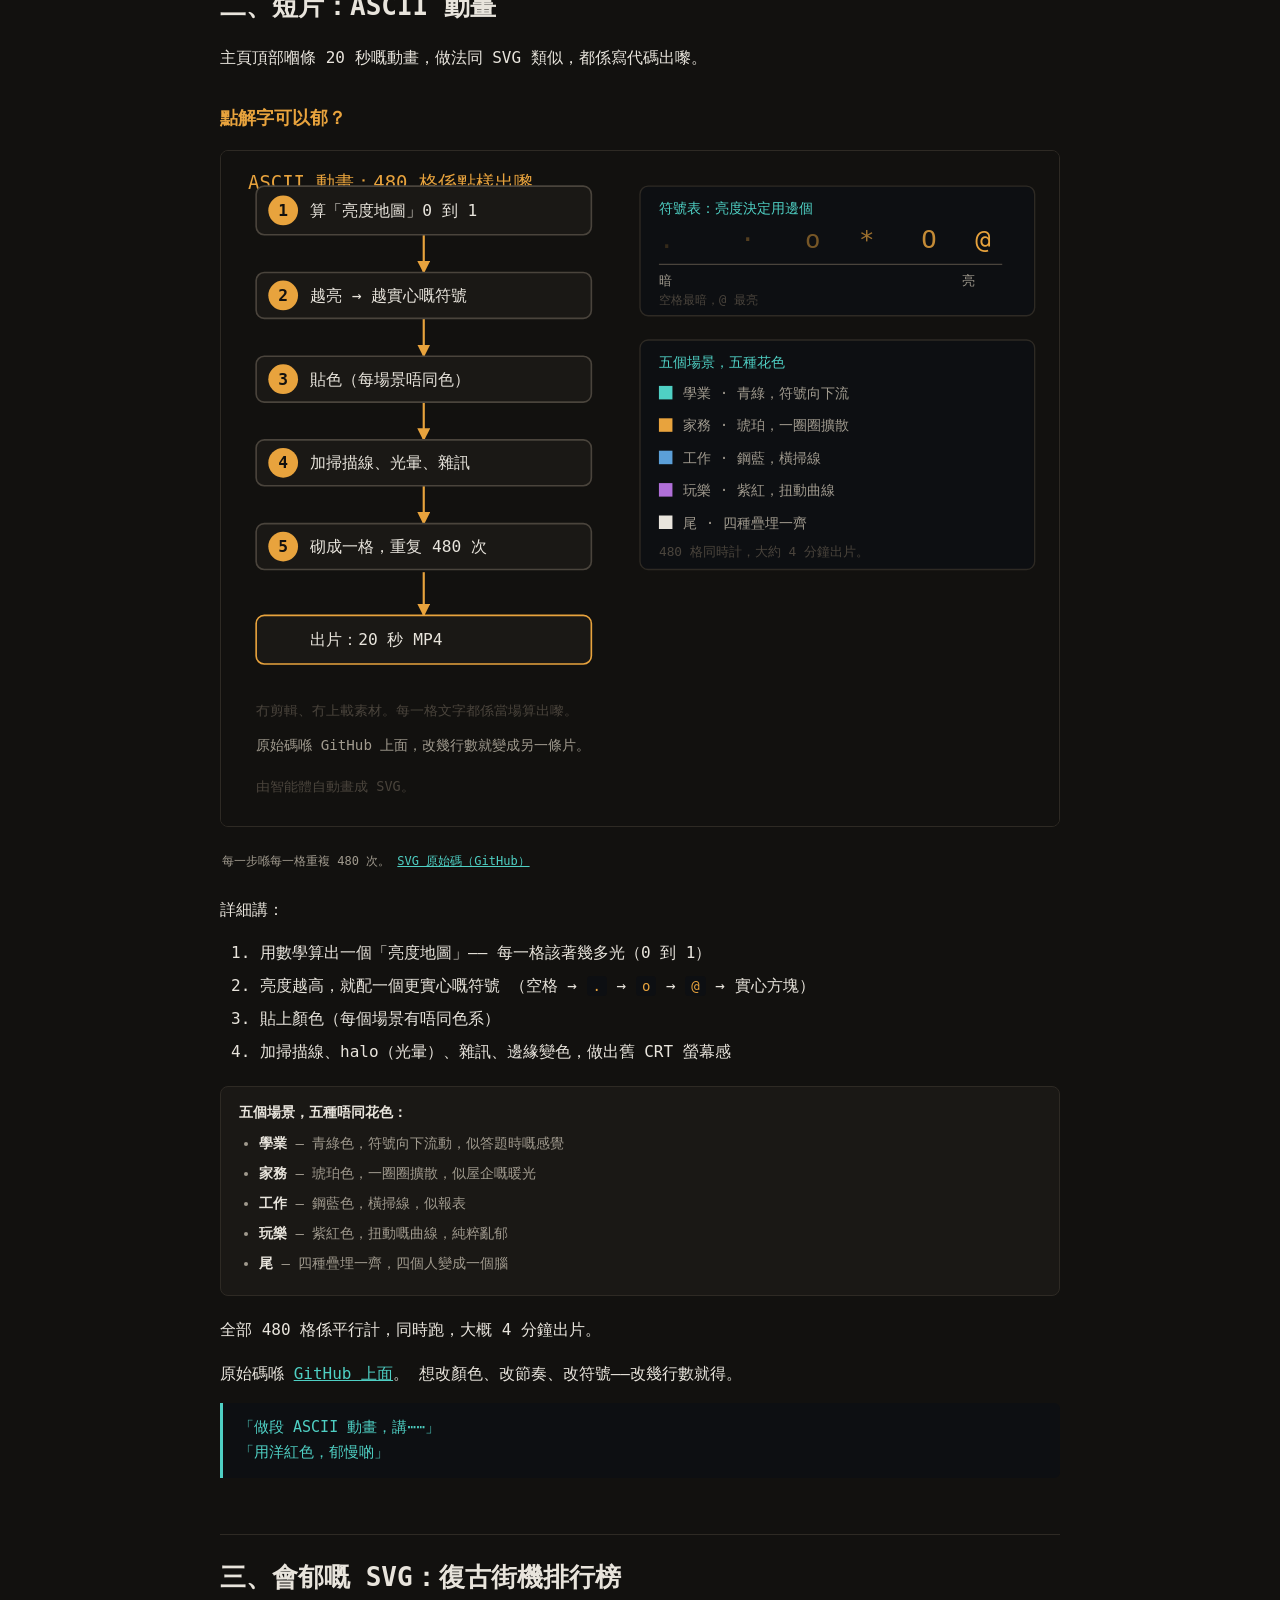
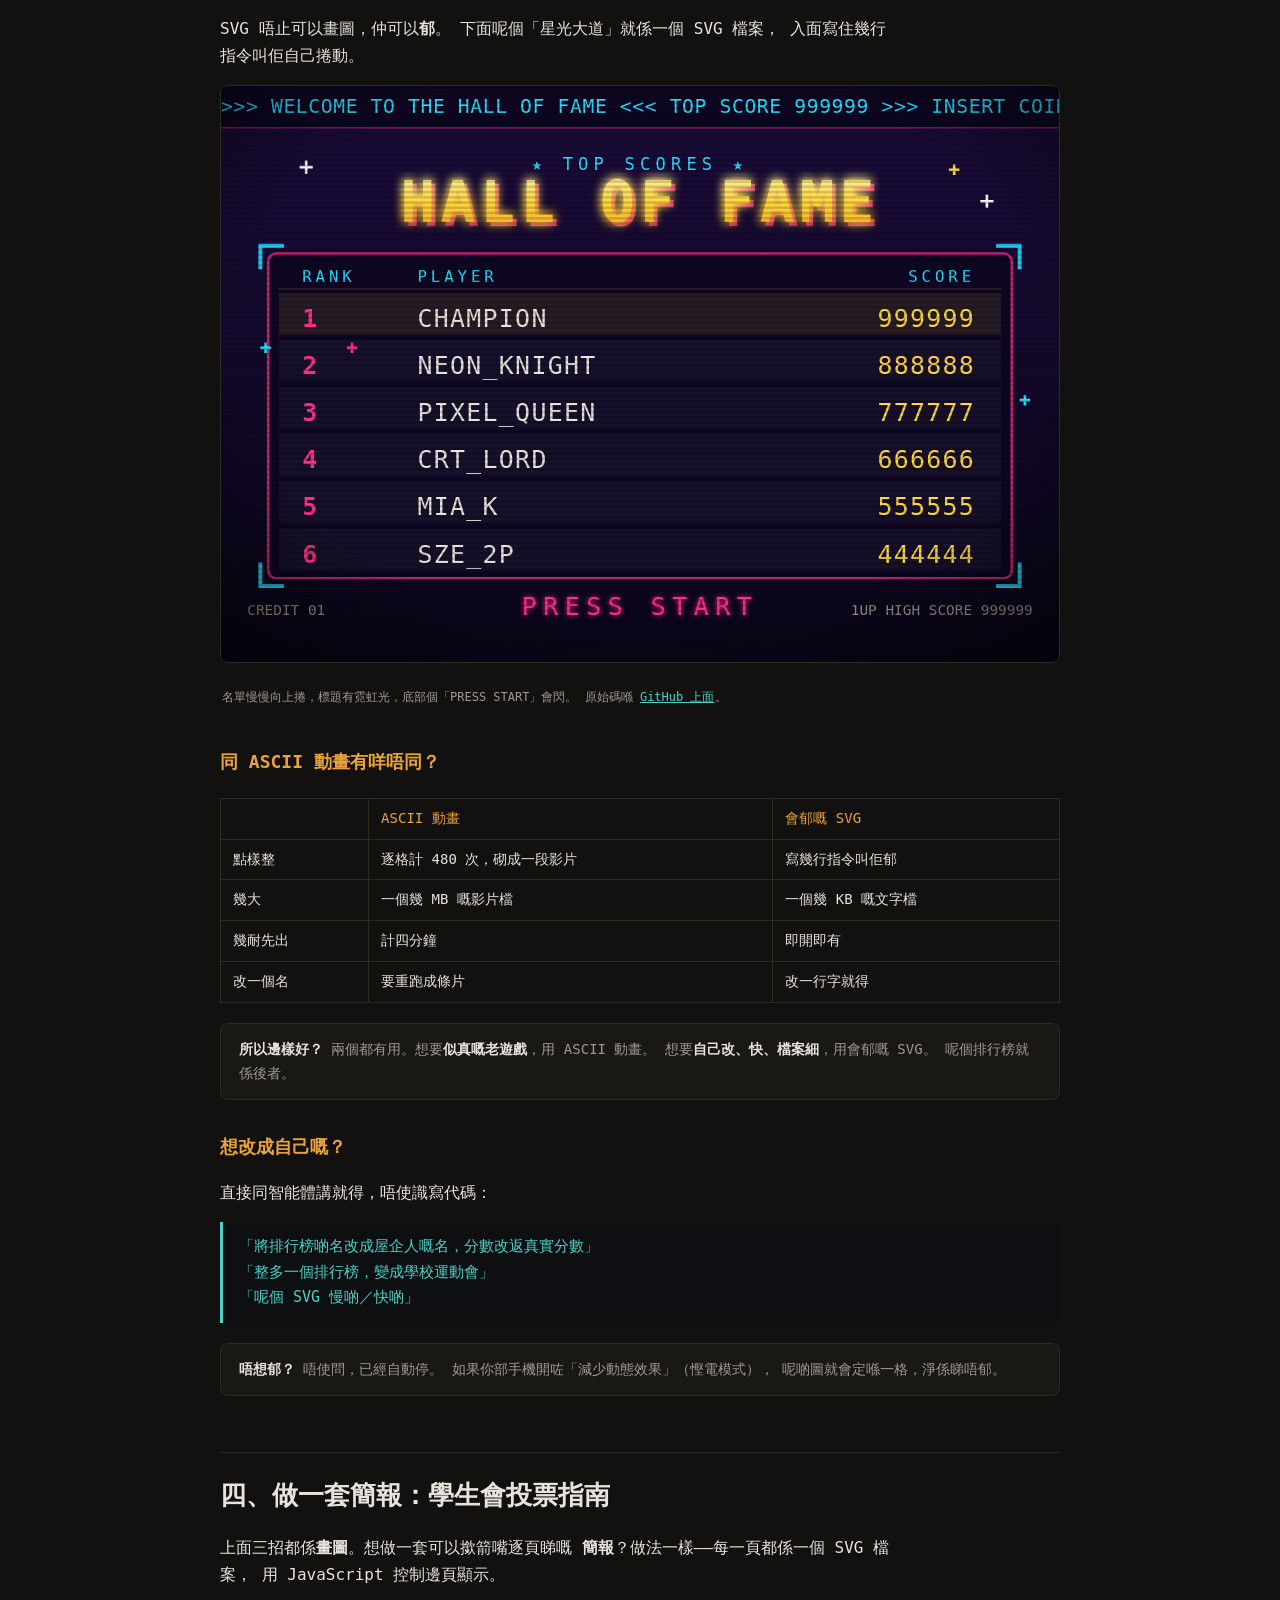
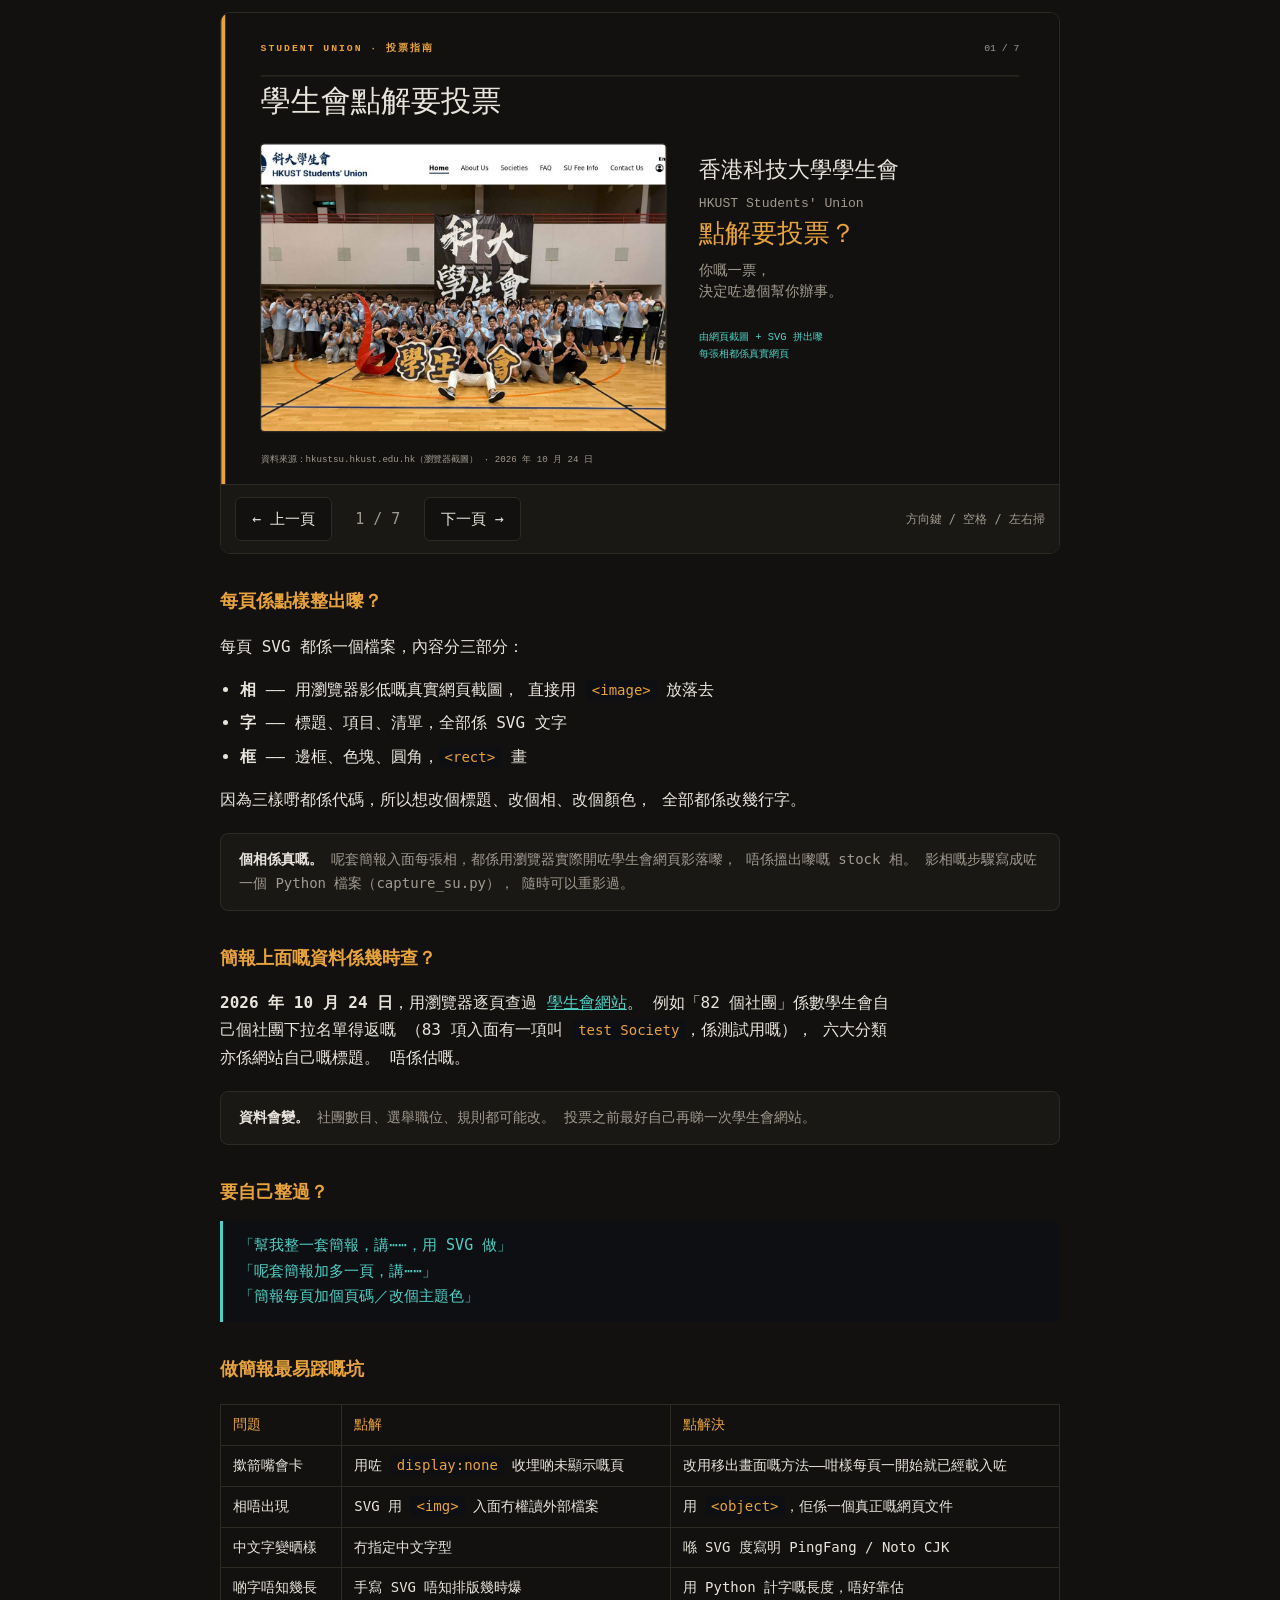
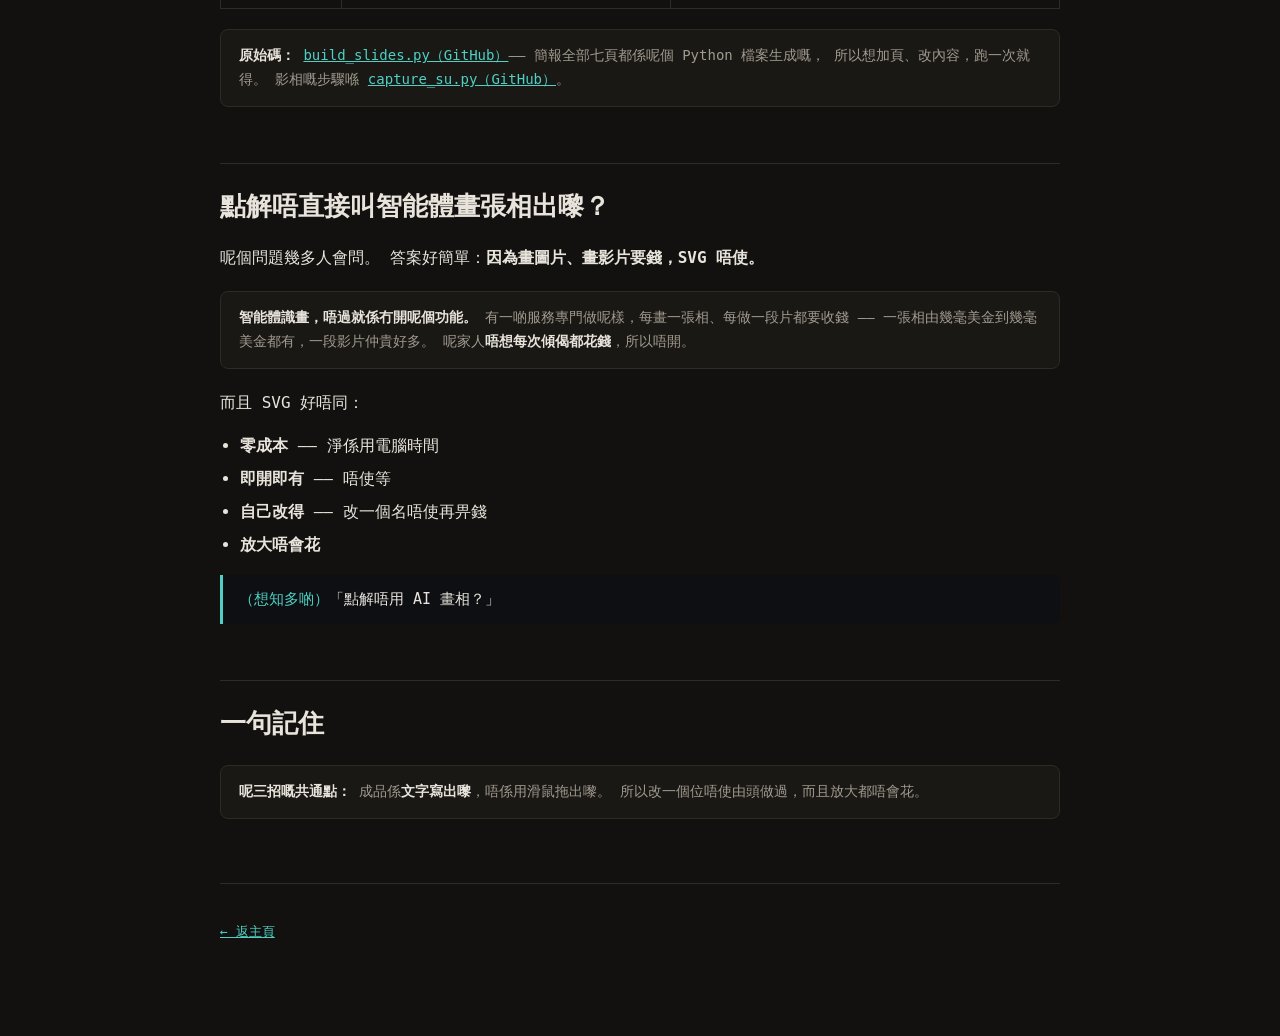
<file: tips.html>
<!DOCTYPE html>
<html lang="zh-Hant">
<head>
<meta charset="utf-8">
<meta name="viewport" content="width=device-width, initial-scale=1">
<title>小技巧 — 家庭 AI 智能體</title>
<link rel="stylesheet" href="style.css">
<script src="assets/js/deck.js" defer></script>
</head>
<body>
<div class="wrap">
<header>
  <div class="kicker">TIPS · 小技巧</div>
  <h1>畫圖、影片，同簡報</h1>
  <p class="sub">
    畫圖同做短片，唔係用畫圖軟件，係用幾行「文字」寫出嚟。
    學識咗呢幾招，你自己都做得到——包括做一套可以撳箭嘴逐頁睇嘅簡報。
  </p>
</header>

<nav class="card" style="margin:28px 0;padding:14px 20px">
  <a href="index.html">← 返主頁</a> ·
  <a href="study.html">學業</a> ·
  <a href="home.html">家務</a> ·
  <a href="work.html">工作</a> ·
  <a href="fun.html">玩樂</a> ·
  <a href="ai-guide.html">用 AI 指南</a> ·
  <strong>小技巧</strong> ·
  <a href="trouble.html">常見問題</a> ·
  <a href="telegram.html">裝 Telegram</a> ·
  <a href="wishlist.html">許願清單</a> ·
  <a href="behind.html">幕後</a>
</nav>

<details class="toc">
  <summary>呢頁有咩</summary>
  <ol>
    <li><a href="#一-畫圖-svg">一、畫圖：SVG</a></li>
    <li><a href="#二-短片-ascii-動畫">二、短片：ASCII 動畫</a></li>
    <li><a href="#三-會郁嘅-svg-復古街機排行榜">三、會郁嘅 SVG：復古街機排行榜</a></li>
    <li><a href="#四-做一套簡報-學生會投票指南">四、做一套簡報：學生會投票指南</a></li>
    <li><a href="#點解唔直接叫智能體畫張相出嚟">點解唔直接叫智能體畫張相出嚟？</a></li>
    <li><a href="#一句記住">一句記住</a></li>
  </ol>
</details>

<h2 id="一-畫圖-svg" style="border-top:none">一、畫圖：SVG</h2>

<p>
  <a href="study.html">學業指南</a> 入面嗰張分數趨勢圖，
  唔係用畫圖軟件畫——係智能體<strong>直接寫成代碼</strong>，
  每一條線、每一個點、每一個字都由文字描述。
</p>

<p>
  呢個格式叫 SVG。佢最大嘅優點係
  <strong>放大都唔會模糊</strong>，
  所以印出嚟貼喺雪櫃、擺喺學校報告都仲係清楚。
</p>

<figure>
  <img class="shot" src="assets/svg/mock-scores.svg" alt="模擬考分數趨勢折線圖">
  <figcaption class="small">
    原始碼喺
    <a href="https://github.com/dorapwn/family-agent-site/blob/main/assets/svg/mock-scores.svg"
       target="_blank" rel="noopener">GitHub 上面</a>——
    開個 browser 打開就見到全部代碼。
  </figcaption>
</figure>

<h3>改圖唔使重畫</h3>
<p>
  因為佢係代碼，智能體可以只改其中一兩行。
  你講「深啲」、「加多一條⋯⋯」，佢改完即刻 publish，
  <strong>但個網址唔變</strong>。
</p>

<div class="prompt">
  <b>「用我今次嘅分數畫張趨勢圖」</b><br>
  <b>「畫張圖，深色啲，紙張底色」</b><br>
  <b>「加多一條平均線」</b>
</div>

<h2 id="二-短片-ascii-動畫">二、短片：ASCII 動畫</h2>

<p>主頁頂部嗰條 20 秒嘅動畫，做法同 SVG 類似，都係寫代碼出嚟。</p>

<h3>點解字可以郁？</h3>
<figure>
  <img class="shot" src="assets/svg/flow-ascii.svg"
       alt="ASCII 動畫流程圖：算亮度地圖 → 配符號 → 貼色 → 加掃描線光暈雜訊 → 砌成一格重複 480 次 → 出 MP4">
  <figcaption class="small">
    每一步喺每一格重複 480 次。
    <a href="https://github.com/dorapwn/family-agent-site/blob/main/assets/svg/flow-ascii.svg"
       target="_blank" rel="noopener">SVG 原始碼（GitHub）</a>
  </figcaption>
</figure>

<p>詳細講：</p>
<ol>
  <li>用數學算出一個「亮度地圖」——
      每一格該著幾多光（0 到 1）</li>
  <li>亮度越高，就配一個更實心嘅符號
      （空格 → <code>.</code> → <code>o</code> → <code>@</code> → 實心方塊）</li>
  <li>貼上顏色（每個場景有唔同色系）</li>
  <li>加掃描線、halo（光暈）、雜訊、邊緣變色，做出舊 CRT 螢幕感</li>
</ol>

<div class="note">
  <strong>五個場景，五種唔同花色：</strong>
  <ul style="margin:8px 0 0">
    <li><strong>學業</strong> — 青綠色，符號向下流動，似答題時嘅感覺</li>
    <li><strong>家務</strong> — 琥珀色，一圈圈擴散，似屋企嘅暖光</li>
    <li><strong>工作</strong> — 鋼藍色，橫掃線，似報表</li>
    <li><strong>玩樂</strong> — 紫紅色，扭動嘅曲線，純粹亂郁</li>
    <li><strong>尾</strong> — 四種疊埋一齊，四個人變成一個腦</li>
  </ul>
</div>

<p>
  全部 480 格係平行計，同時跑，大概 4 分鐘出片。
</p>

<p>
  原始碼喺
  <a href="https://github.com/dorapwn/family-agent-site/blob/main/assets/ascii/four_rooms.py"
     target="_blank" rel="noopener">GitHub 上面</a>。
  想改顏色、改節奏、改符號——改幾行數就得。
</p>

<div class="prompt">
  <b>「做段 ASCII 動畫，講⋯⋯」</b><br>
  <b>「用洋紅色，郁慢啲」</b>
</div>

<h2 id="三-會郁嘅-svg-復古街機排行榜">三、會郁嘅 SVG：復古街機排行榜</h2>

<p>
  SVG 唔止可以畫圖，仲可以<strong>郁</strong>。
  下面呢個「星光大道」就係一個 SVG 檔案，
  入面寫住幾行指令叫佢自己捲動。
</p>

<figure>
  <object class="shot" type="image/svg+xml" data="assets/svg/hall-of-fame.svg">
    <img class="shot" src="assets/svg/hall-of-fame.svg"
         alt="復古街機風格嘅星光大道排行榜，六行排名同分數，頂部有走馬燈，底部有閃爍嘅 PRESS START">
  </object>
  <figcaption class="small">
    名單慢慢向上捲，標題有霓虹光，底部個「PRESS START」會閃。
    原始碼喺
    <a href="https://github.com/dorapwn/family-agent-site/blob/main/assets/svg/hall-of-fame.svg"
       target="_blank" rel="noopener">GitHub 上面</a>。
  </figcaption>
</figure>

<h3>同 ASCII 動畫有咩唔同？</h3>

<table>
  <tr><th></th><th>ASCII 動畫</th><th>會郁嘅 SVG</th></tr>
  <tr>
    <td>點樣整</td>
    <td>逐格計 480 次，砌成一段影片</td>
    <td>寫幾行指令叫佢郁</td>
  </tr>
  <tr>
    <td>幾大</td>
    <td>一個幾 MB 嘅影片檔</td>
    <td>一個幾 KB 嘅文字檔</td>
  </tr>
  <tr>
    <td>幾耐先出</td>
    <td>計四分鐘</td>
    <td>即開即有</td>
  </tr>
  <tr>
    <td>改一個名</td>
    <td>要重跑成條片</td>
    <td>改一行字就得</td>
  </tr>
</table>

<div class="note">
  <strong>所以邊樣好？</strong>
  兩個都有用。想要<strong>似真嘅老遊戲</strong>，用 ASCII 動畫。
  想要<strong>自己改、快、檔案細</strong>，用會郁嘅 SVG。
  呢個排行榜就係後者。
</div>

<h3 id="想改成自己嘅？">想改成自己嘅？</h3>

<p>
  直接同智能體講就得，唔使識寫代碼：
</p>

<div class="prompt">
  <b>「將排行榜啲名改成屋企人嘅名，分數改返真實分數」</b><br>
  <b>「整多一個排行榜，變成學校運動會」</b><br>
  <b>「呢個 SVG 慢啲／快啲」</b>
</div>

<div class="note">
  <strong>唔想郁？</strong>
  唔使問，已經自動停。
  如果你部手機開咗「減少動態效果」（慳電模式），
  呢啲圖就會定喺一格，淨係睇唔郁。
</div>

<h2 id="四-做一套簡報-學生會投票指南">四、做一套簡報：學生會投票指南</h2>

<p>
  上面三招都係<strong>畫圖</strong>。想做一套可以撳箭嘴逐頁睇嘅
  <strong>簡報</strong>？做法一樣——每一頁都係一個 SVG 檔案，
  用 JavaScript 控制邊頁顯示。
</p>

<div class="deck" id="deck">
  <object class="slide on" type="image/svg+xml" data="assets/svg/slides/slide-1.svg"
          aria-label="第 1 頁，共 7 頁：學生會點解要投票"></object>
  <object class="slide" type="image/svg+xml" data="assets/svg/slides/slide-2.svg"
          aria-label="第 2 頁，共 7 頁：學生會實際做啲咩，82 個學生社團、六大分類" aria-hidden="true"></object>
  <object class="slide" type="image/svg+xml" data="assets/svg/slides/slide-3.svg"
          aria-label="第 3 頁，共 7 頁：學生會架構，邊個做主" aria-hidden="true"></object>
  <object class="slide" type="image/svg+xml" data="assets/svg/slides/slide-4.svg"
          aria-label="第 4 頁，共 7 頁：你嘅一票決定邊個做主" aria-hidden="true"></object>
  <object class="slide" type="image/svg+xml" data="assets/svg/slides/slide-5.svg"
          aria-label="第 5 頁，共 7 頁：點樣投票，入會三步同選舉細節" aria-hidden="true"></object>
  <object class="slide" type="image/svg+xml" data="assets/svg/slides/slide-6.svg"
          aria-label="第 6 頁，共 7 頁：投票前要睇啲咩" aria-hidden="true"></object>
  <object class="slide" type="image/svg+xml" data="assets/svg/slides/slide-7.svg"
          aria-label="第 7 頁，共 7 頁：去投你嘅一票" aria-hidden="true"></object>
  <div class="deck-bar">
    <button id="deck-prev" type="button" aria-label="上一頁">← 上一頁</button>
    <span class="deck-pos" id="deck-pos" aria-live="polite">1 / 7</span>
    <button id="deck-next" type="button" aria-label="下一頁">下一頁 →</button>
    <span class="deck-hint">方向鍵 / 空格 / 左右掃</span>
  </div>
</div>

<h3>每頁係點樣整出嚟？</h3>

<p>
  每頁 SVG 都係一個檔案，內容分三部分：
</p>

<ul>
  <li><strong>相</strong> —— 用瀏覽器影低嘅真實網頁截圖，
      直接用 <code>&lt;image&gt;</code> 放落去</li>
  <li><strong>字</strong> —— 標題、項目、清單，全部係 SVG 文字</li>
  <li><strong>框</strong> —— 邊框、色塊、圓角，<code>&lt;rect&gt;</code> 畫</li>
</ul>

<p>
  因為三樣嘢都係代碼，所以想改個標題、改個相、改個顏色，
  全部都係改幾行字。
</p>

<div class="note">
  <strong>個相係真嘅。</strong>
  呢套簡報入面每張相，都係用瀏覽器實際開咗學生會網頁影落嚟，
  唔係搵出嚟嘅 stock 相。
  影相嘅步驟寫成咗一個 Python 檔案（<code>capture_su.py</code>），
  隨時可以重影過。
</div>

<h3>簡報上面嘅資料係幾時查？</h3>

<p>
  <strong>2026 年 10 月 24 日</strong>，用瀏覽器逐頁查過
  <a href="https://hkustsu.hkust.edu.hk" target="_blank" rel="noopener">學生會網站</a>。
  例如「82 個社團」係數學生會自己個社團下拉名單得返嘅
  （83 項入面有一項叫 <code>test Society</code>，係測試用嘅），
  六大分類亦係網站自己嘅標題。
  唔係估嘅。
</p>

<div class="note">
  <strong>資料會變。</strong>
  社團數目、選舉職位、規則都可能改。
  投票之前最好自己再睇一次學生會網站。
</div>

<h3>要自己整過？</h3>

<div class="prompt">
  <b>「幫我整一套簡報，講⋯⋯，用 SVG 做」</b><br>
  <b>「呢套簡報加多一頁，講⋯⋯」</b><br>
  <b>「簡報每頁加個頁碼／改個主題色」</b>
</div>

<h3>做簡報最易踩嘅坑</h3>

<table>
  <tr><th>問題</th><th>點解</th><th>點解決</th></tr>
  <tr>
    <td>撳箭嘴會卡</td>
    <td>用咗 <code>display:none</code> 收埋啲未顯示嘅頁</td>
    <td>改用移出畫面嘅方法——咁樣每頁一開始就已經載入咗</td>
  </tr>
  <tr>
    <td>相唔出現</td>
    <td>SVG 用 <code>&lt;img&gt;</code> 入面冇權讀外部檔案</td>
    <td>用 <code>&lt;object&gt;</code>，佢係一個真正嘅網頁文件</td>
  </tr>
  <tr>
    <td>中文字變晒樣</td>
    <td>冇指定中文字型</td>
    <td>喺 SVG 度寫明 PingFang / Noto CJK</td>
  </tr>
  <tr>
    <td>啲字唔知幾長</td>
    <td>手寫 SVG 唔知排版幾時爆</td>
    <td>用 Python 計字嘅長度，唔好靠估</td>
  </tr>
</table>

<div class="note">
  <strong>原始碼：</strong>
  <a href="https://github.com/dorapwn/family-agent-site/blob/main/scripts/build_slides.py"
     target="_blank" rel="noopener">build_slides.py（GitHub）</a>——
  簡報全部七頁都係呢個 Python 檔案生成嘅，
  所以想加頁、改內容，跑一次就得。
  影相嘅步驟喺
  <a href="https://github.com/dorapwn/family-agent-site/blob/main/scripts/capture_su.py"
     target="_blank" rel="noopener">capture_su.py（GitHub）</a>。
</div>

<h2 id="點解唔直接叫智能體畫張相出嚟">點解唔直接叫智能體畫張相出嚟？</h2>

<p>
  呢個問題幾多人會問。
  答案好簡單：<strong>因為畫圖片、畫影片要錢，SVG 唔使。</strong>
</p>

<div class="note">
  <strong>智能體識畫，唔過就係冇開呢個功能。</strong>
  有一啲服務專門做呢樣，每畫一張相、每做一段片都要收錢 ——
  一張相由幾毫美金到幾毫美金都有，一段影片仲貴好多。
  呢家人<strong>唔想每次傾偈都花錢</strong>，所以唔開。
</div>

<p>
  而且 SVG 好唔同：
</p>

<ul>
  <li><strong>零成本</strong> —— 淨係用電腦時間</li>
  <li><strong>即開即有</strong> —— 唔使等</li>
  <li><strong>自己改得</strong> —— 改一個名唔使再畀錢</li>
  <li><strong>放大唔會花</strong></li>
</ul>

<div class="prompt">
  <b>（想知多啲）</b>「點解唔用 AI 畫相？」
</div>

<h2 id="一句記住">一句記住</h2>

<div class="note">
  <strong>呢三招嘅共通點：</strong>
  成品係<strong>文字寫出嚟</strong>，唔係用滑鼠拖出嚟。
  所以改一個位唔使由頭做過，而且放大都唔會花。
</div>

<footer>
  <p><a href="index.html">← 返主頁</a></p>
</footer>
</div>
</body>
</html>
</file>
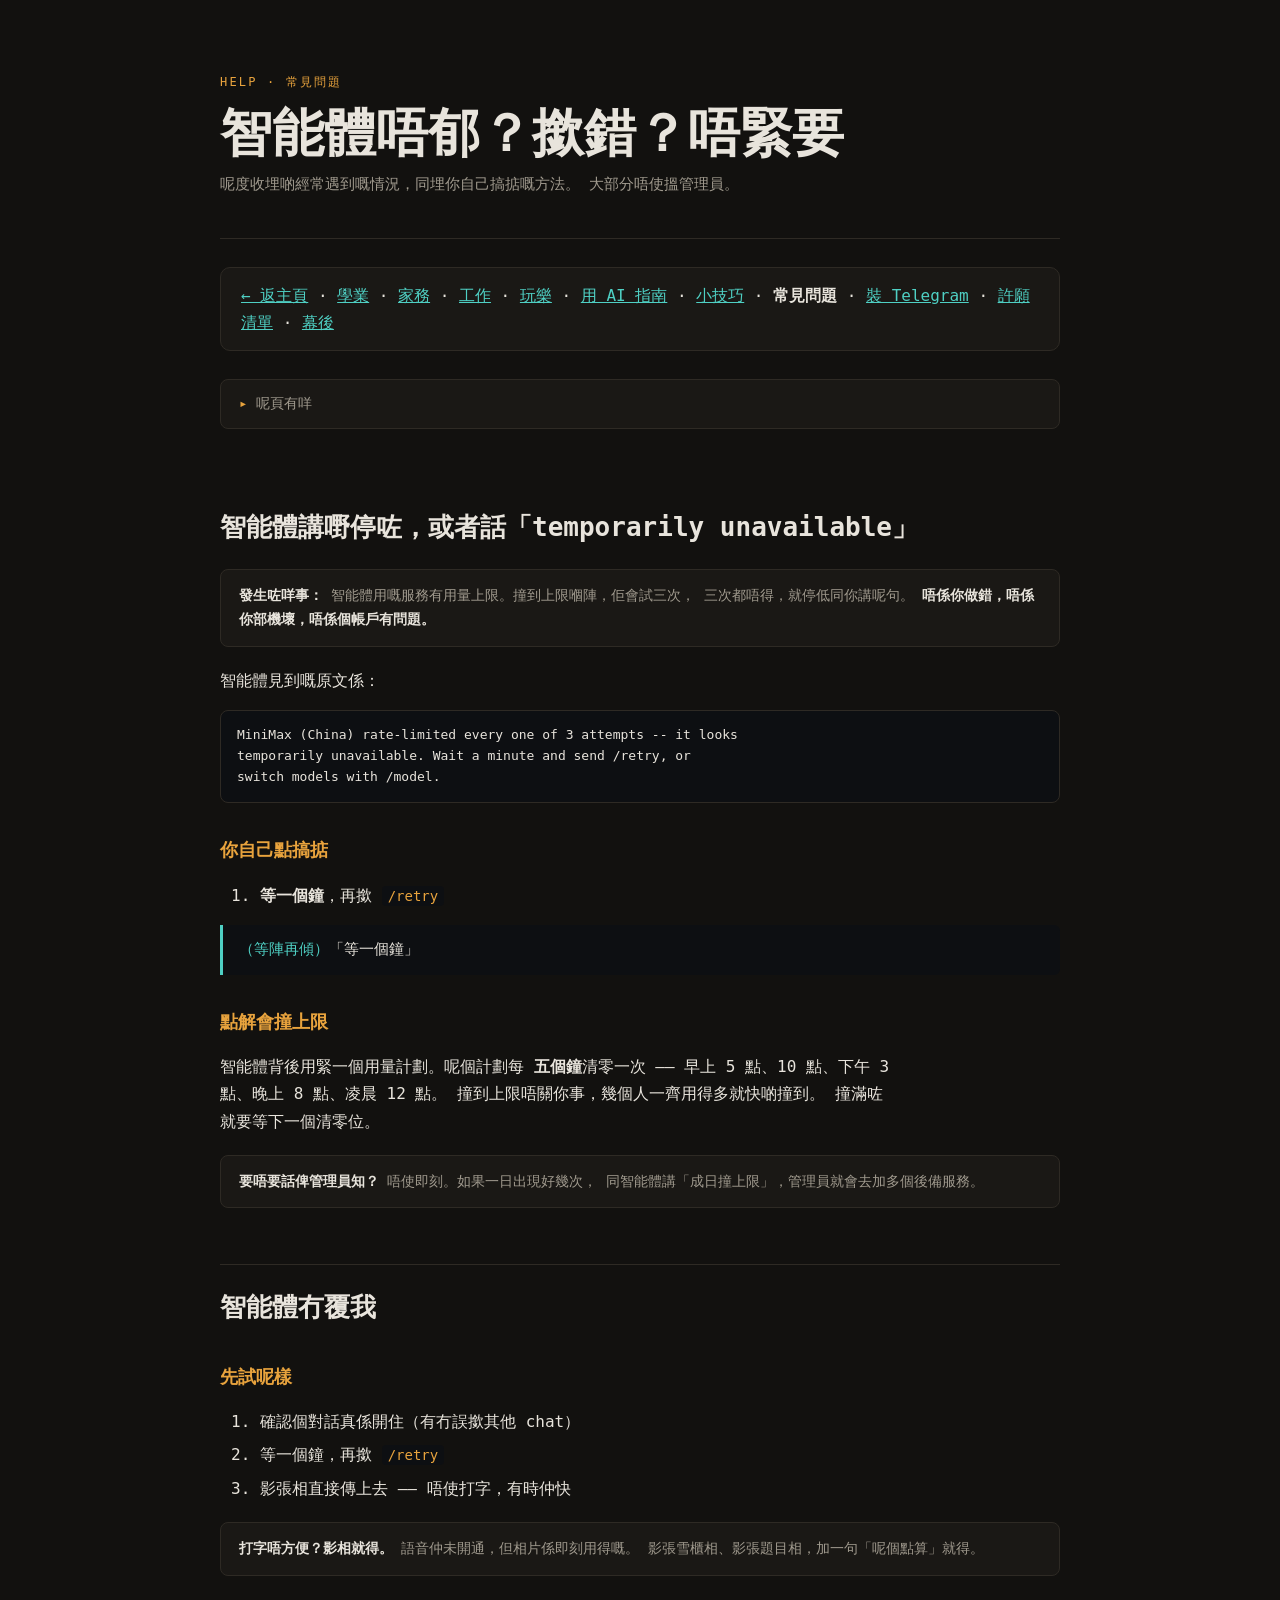
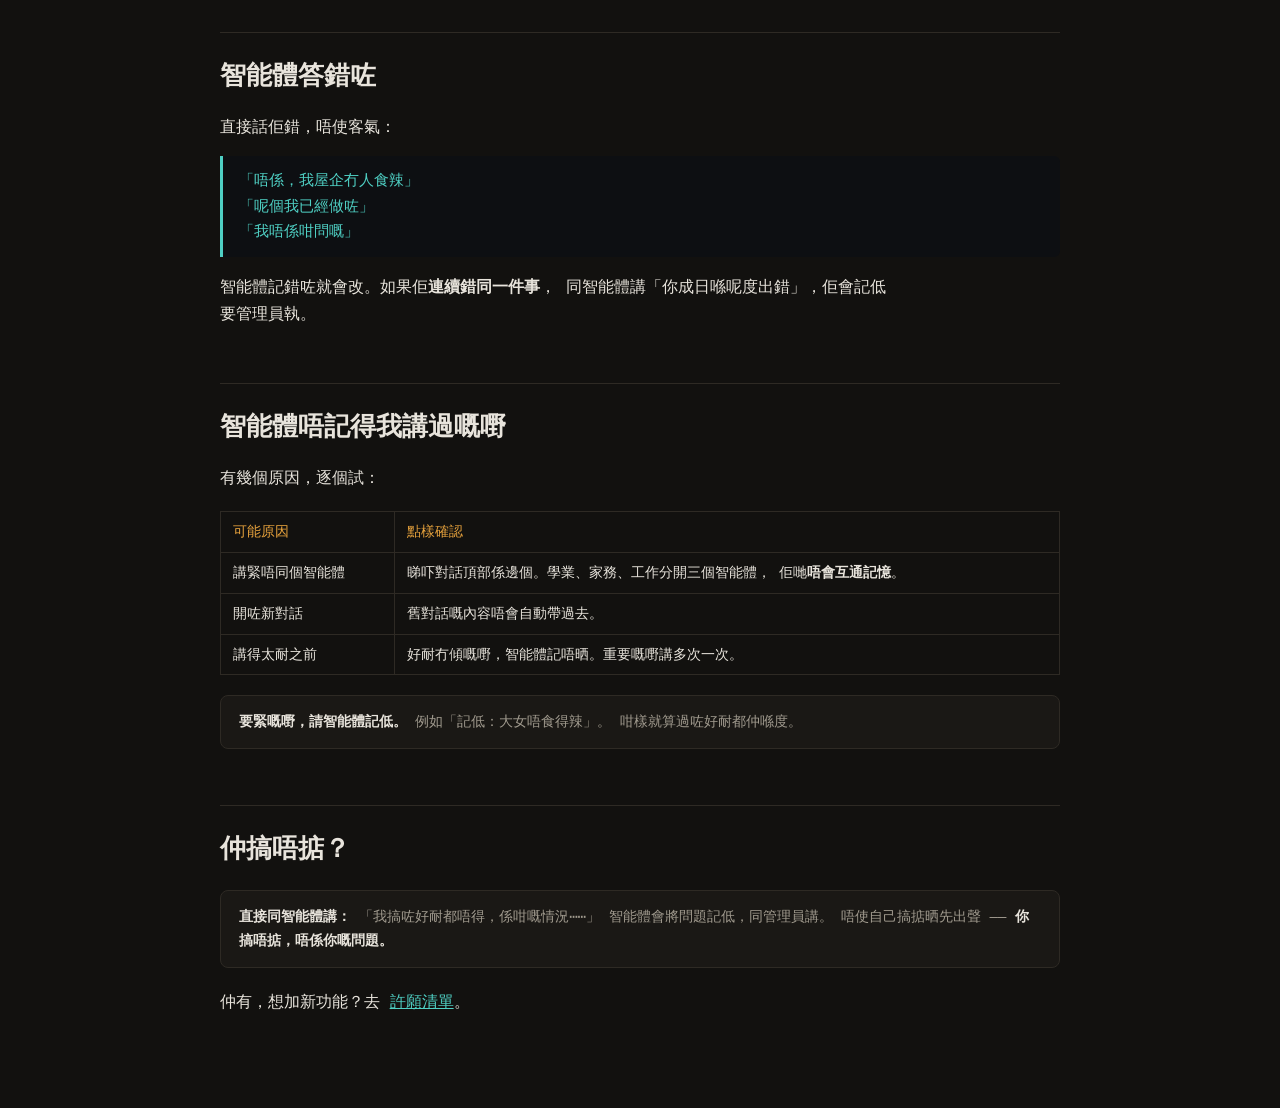
<file: trouble.html>
<!DOCTYPE html>
<html lang="zh-Hant">
<head>
<meta charset="utf-8">
<meta name="viewport" content="width=device-width, initial-scale=1">
<title>遇到問題？常見問答 — 家庭 AI 智能體</title>
<link rel="stylesheet" href="style.css">
</head>
<body>
<div class="wrap">
<header>
  <div class="kicker">HELP · 常見問題</div>
  <h1>智能體唔郁？撳錯？唔緊要</h1>
  <p class="sub">
    呢度收埋啲經常遇到嘅情況，同埋你自己搞掂嘅方法。
    大部分唔使搵管理員。
  </p>
</header>

<nav class="card" style="margin:28px 0;padding:14px 20px">
  <a href="index.html">← 返主頁</a> ·
  <a href="study.html">學業</a> ·
  <a href="home.html">家務</a> ·
  <a href="work.html">工作</a> ·
  <a href="fun.html">玩樂</a> ·
  <a href="ai-guide.html">用 AI 指南</a> ·
  <a href="tips.html">小技巧</a> ·
  <strong>常見問題</strong> ·
  <a href="telegram.html">裝 Telegram</a> ·
  <a href="wishlist.html">許願清單</a> ·
  <a href="behind.html">幕後</a>
</nav>

<details class="toc">
  <summary>呢頁有咩</summary>
  <ol>
    <li><a href="#智能體講嘢停咗-或者話-temporarily-unavailable">智能體講嘢停咗，或者話「temporarily unavailable」</a></li>
    <li><a href="#智能體冇覆我">智能體冇覆我</a></li>
    <li><a href="#智能體答錯咗">智能體答錯咗</a></li>
    <li><a href="#智能體唔記得我講過嘅嘢">智能體唔記得我講過嘅嘢</a></li>
    <li><a href="#仲搞唔掂">仲搞唔掂？</a></li>
  </ol>
</details>

<h2 id="智能體講嘢停咗-或者話-temporarily-unavailable" style="border-top:none">智能體講嘢停咗，或者話「temporarily unavailable」</h2>

<div class="note">
  <strong>發生咗咩事：</strong>
  智能體用嘅服務有用量上限。撞到上限嗰陣，佢會試三次，
  三次都唔得，就停低同你講呢句。
  <strong>唔係你做錯，唔係你部機壞，唔係個帳戶有問題。</strong>
</div>

<p>智能體見到嘅原文係：</p>
<pre><code>MiniMax (China) rate-limited every one of 3 attempts -- it looks
temporarily unavailable. Wait a minute and send /retry, or
switch models with /model.</code></pre>

<h3>你自己點搞掂</h3>
<ol>
  <li><strong>等一個鐘</strong>，再撳 <code>/retry</code></li>
</ol>

<div class="prompt">
  <b>（等陣再傾）</b>「等一個鐘」
</div>

<h3>點解會撞上限</h3>
<p>
  智能體背後用緊一個用量計劃。呢個計劃每
  <strong>五個鐘</strong>清零一次 ——
  早上 5 點、10 點、下午 3 點、晚上 8 點、凌晨 12 點。
  撞到上限唔關你事，幾個人一齊用得多就快啲撞到。
  撞滿咗就要等下一個清零位。
</p>

<div class="note">
  <strong>要唔要話俾管理員知？</strong>
  唔使即刻。如果一日出現好幾次，
  同智能體講「成日撞上限」，管理員就會去加多個後備服務。
</div>

<h2 id="智能體冇覆我">智能體冇覆我</h2>

<h3>先試呢樣</h3>
<ol>
  <li>確認個對話真係開住（有冇誤撳其他 chat）</li>
  <li>等一個鐘，再撳 <code>/retry</code></li>
  <li>影張相直接傳上去 —— 唔使打字，有時仲快</li>
</ol>

<div class="note">
  <strong>打字唔方便？影相就得。</strong>
  語音仲未開通，但相片係即刻用得嘅。
  影張雪櫃相、影張題目相，加一句「呢個點算」就得。
</div>

<h2 id="智能體答錯咗">智能體答錯咗</h2>

<p>直接話佢錯，唔使客氣：</p>
<div class="prompt">
  <b>「唔係，我屋企冇人食辣」</b><br>
  <b>「呢個我已經做咗」</b><br>
  <b>「我唔係咁問嘅」</b>
</div>

<p>
  智能體記錯咗就會改。如果佢<strong>連續錯同一件事</strong>，
  同智能體講「你成日喺呢度出錯」，佢會記低要管理員執。
</p>

<h2 id="智能體唔記得我講過嘅嘢">智能體唔記得我講過嘅嘢</h2>

<p>有幾個原因，逐個試：</p>
<table>
  <tr><th>可能原因</th><th>點樣確認</th></tr>
  <tr><td>講緊唔同個智能體</td>
      <td>睇吓對話頂部係邊個。學業、家務、工作分開三個智能體，
          佢哋<strong>唔會互通記憶</strong>。</td></tr>
  <tr><td>開咗新對話</td>
      <td>舊對話嘅內容唔會自動帶過去。</td></tr>
  <tr><td>講得太耐之前</td>
      <td>好耐冇傾嘅嘢，智能體記唔晒。重要嘅嘢講多次一次。</td></tr>
</table>

<div class="note">
  <strong>要緊嘅嘢，請智能體記低。</strong>
  例如「記低：大女唔食得辣」。
  咁樣就算過咗好耐都仲喺度。
</div>

<h2 id="仲搞唔掂">仲搞唔掂？</h2>

<div class="note">
  <strong>直接同智能體講：</strong>
  「我搞咗好耐都唔得，係咁嘅情況⋯⋯」
  智能體會將問題記低，同管理員講。
  唔使自己搞掂晒先出聲 ——
  <strong>你搞唔掂，唔係你嘅問題。</strong>
</div>

<p>
  仲有，想加新功能？去
  <a href="wishlist.html">許願清單</a>。
</p>

</div>
</body>
</html>
</file>
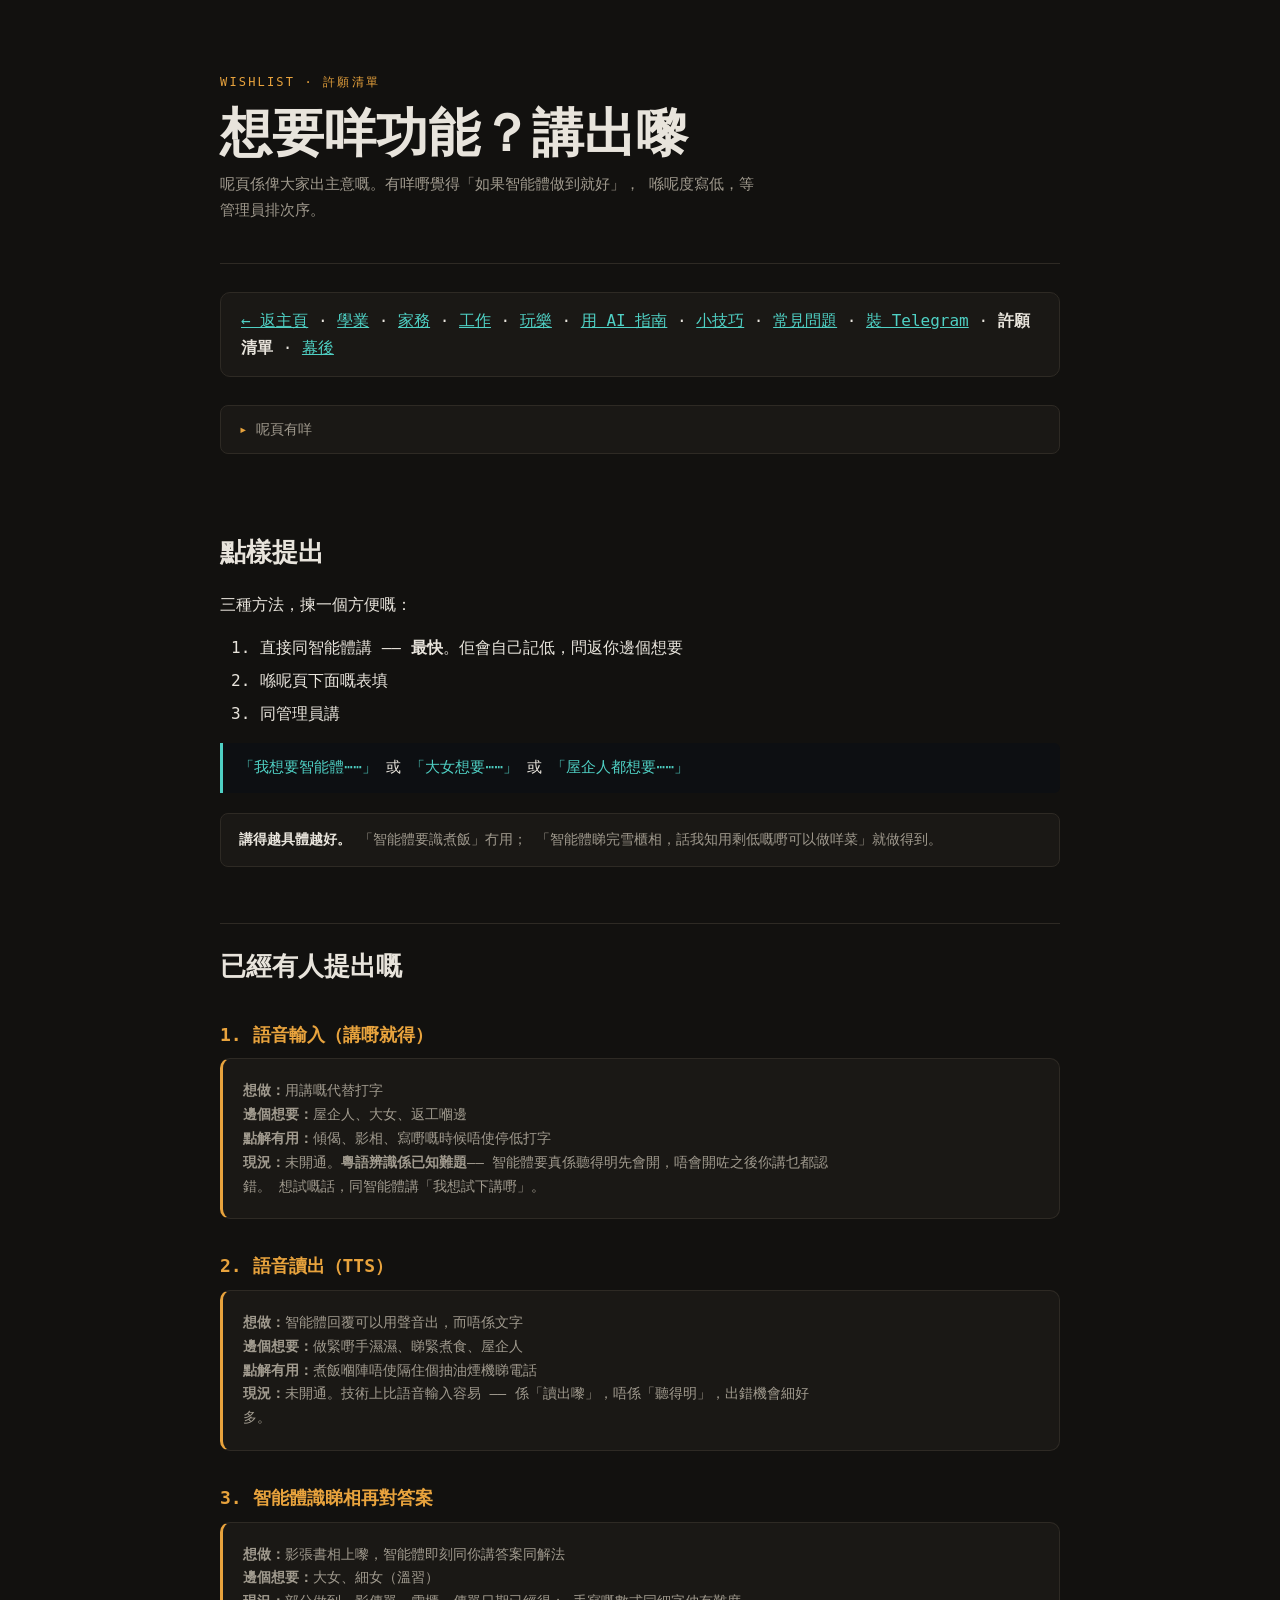
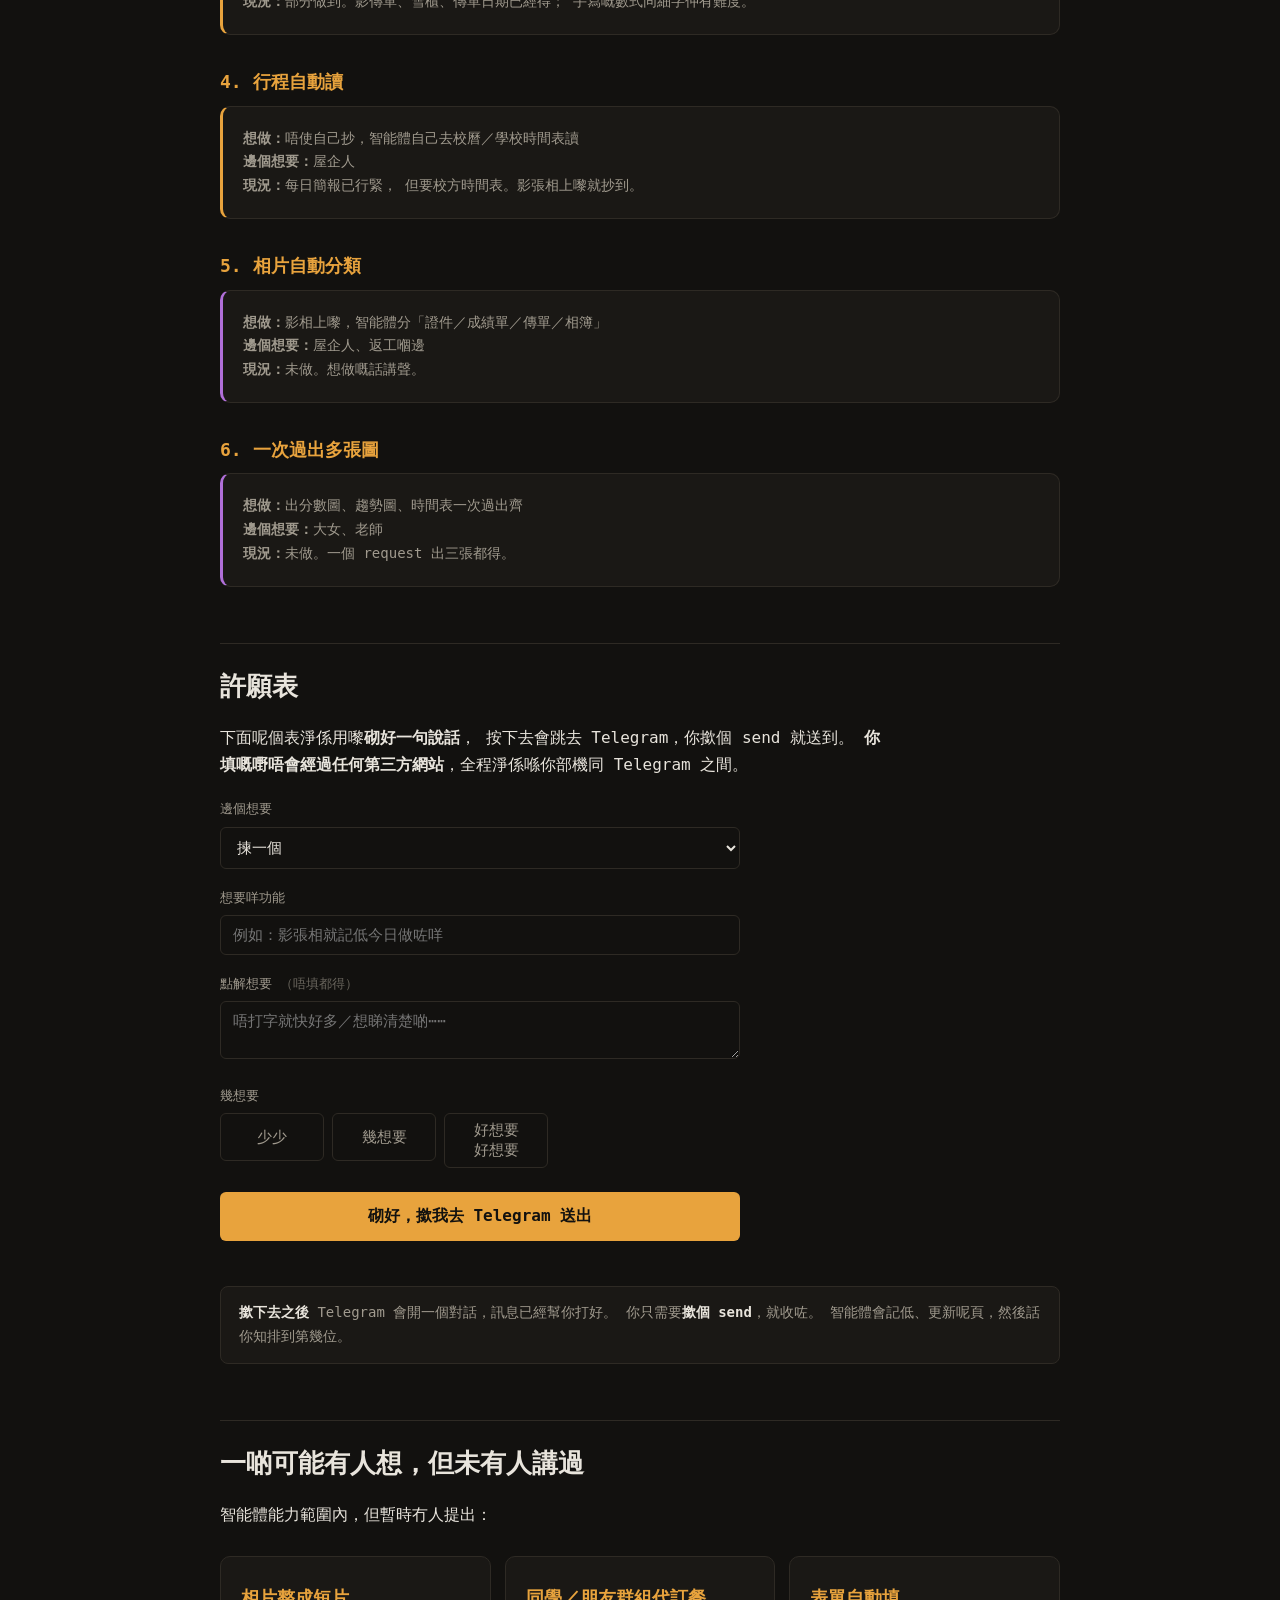
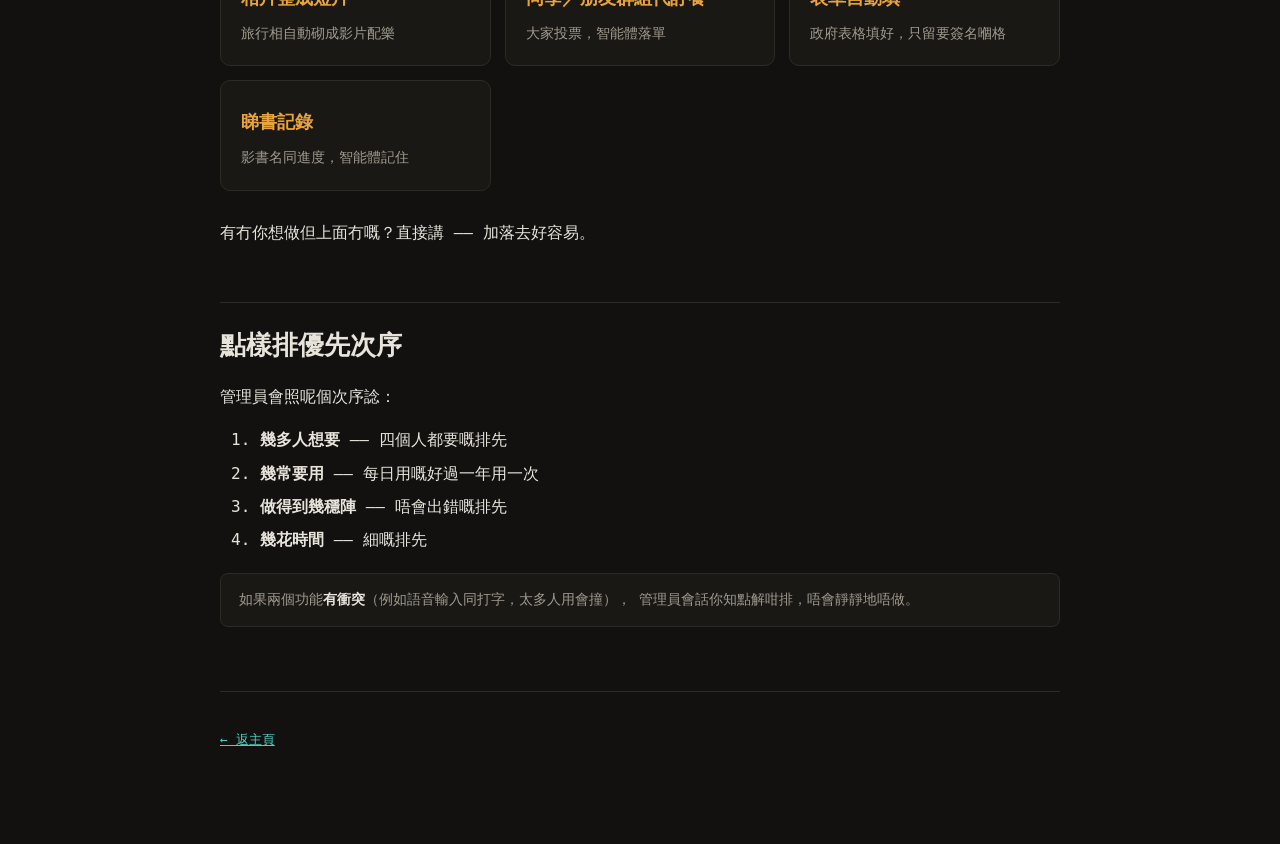
<file: wishlist.html>
<!DOCTYPE html>
<html lang="zh-Hant">
<head>
<meta charset="utf-8">
<meta name="viewport" content="width=device-width, initial-scale=1">
<title>想要咩功能？許願清單 — 家庭 AI 智能體</title>
<link rel="stylesheet" href="style.css">
</head>
<body>
<div class="wrap">
<header>
  <div class="kicker">WISHLIST · 許願清單</div>
  <h1>想要咩功能？講出嚟</h1>
  <p class="sub">
    呢頁係俾大家出主意嘅。有咩嘢覺得「如果智能體做到就好」，
    喺呢度寫低，等管理員排次序。
  </p>
</header>

<nav class="card" style="margin:28px 0;padding:14px 20px">
  <a href="index.html">← 返主頁</a> ·
  <a href="study.html">學業</a> ·
  <a href="home.html">家務</a> ·
  <a href="work.html">工作</a> ·
  <a href="fun.html">玩樂</a> ·
  <a href="ai-guide.html">用 AI 指南</a> ·
  <a href="tips.html">小技巧</a> ·
  <a href="trouble.html">常見問題</a> ·
  <a href="telegram.html">裝 Telegram</a> ·
  <strong>許願清單</strong> ·
  <a href="behind.html">幕後</a>
</nav>

<details class="toc">
  <summary>呢頁有咩</summary>
  <ol>
    <li><a href="#點樣提出">點樣提出</a></li>
    <li><a href="#已經有人提出嘅">已經有人提出嘅</a></li>
    <li><a href="#許願表">許願表</a></li>
    <li><a href="#一啲可能有人想-但未有人講過">一啲可能有人想，但未有人講過</a></li>
    <li><a href="#點樣排優先次序">點樣排優先次序</a></li>
  </ol>
</details>

<h2 id="點樣提出" style="border-top:none">點樣提出</h2>
<p>三種方法，揀一個方便嘅：</p>
<ol>
  <li>直接同智能體講 —— <strong>最快</strong>。佢會自己記低，問返你邊個想要</li>
  <li>喺呢頁下面嘅表填</li>
  <li>同管理員講</li>
</ol>

<div class="prompt">
  <b>「我想要智能體⋯⋯」</b> 或 <b>「大女想要⋯⋯」</b> 或 <b>「屋企人都想要⋯⋯」</b>
</div>

<div class="note">
  <strong>講得越具體越好。</strong>
  「智能體要識煮飯」冇用；
  「智能體睇完雪櫃相，話我知用剩低嘅嘢可以做咩菜」就做得到。
</div>

<h2 id="已經有人提出嘅">已經有人提出嘅</h2>

<h3>1. 語音輸入（講嘢就得）</h3>
<div class="card" style="border-left:3px solid var(--amber)">
  <p><strong>想做：</strong>用講嘅代替打字</p>
  <p><strong>邊個想要：</strong>屋企人、大女、返工嗰邊</p>
  <p><strong>點解有用：</strong>傾偈、影相、寫嘢嘅時候唔使停低打字</p>
  <p style="color:var(--ink-dim)"><strong>現況：</strong>未開通。<strong>粵語辨識係已知難題</strong>——
     智能體要真係聽得明先會開，唔會開咗之後你講乜都認錯。
     想試嘅話，同智能體講「我想試下講嘢」。</p>
</div>

<h3>2. 語音讀出（TTS）</h3>
<div class="card" style="border-left:3px solid var(--amber)">
  <p><strong>想做：</strong>智能體回覆可以用聲音出，而唔係文字</p>
  <p><strong>邊個想要：</strong>做緊嘢手濕濕、睇緊煮食、屋企人</p>
  <p><strong>點解有用：</strong>煮飯嗰陣唔使隔住個抽油煙機睇電話</p>
  <p style="color:var(--ink-dim)"><strong>現況：</strong>未開通。技術上比語音輸入容易
     —— 係「讀出嚟」，唔係「聽得明」，出錯機會細好多。</p>
</div>

<h3>3. 智能體識睇相再對答案</h3>
<div class="card" style="border-left:3px solid var(--amber)">
  <p><strong>想做：</strong>影張書相上嚟，智能體即刻同你講答案同解法</p>
  <p><strong>邊個想要：</strong>大女、細女（溫習）</p>
  <p><strong>現況：</strong>部分做到。影傳單、雪櫃、傳單日期已經得；
     手寫嘅數式同細字仲有難度。</p>
</div>

<h3>4. 行程自動讀</h3>
<div class="card" style="border-left:3px solid var(--amber)">
  <p><strong>想做：</strong>唔使自己抄，智能體自己去校曆／學校時間表讀</p>
  <p><strong>邊個想要：</strong>屋企人</p>
  <p style="color:var(--ink-dim)"><strong>現況：</strong>每日簡報已行緊，
     但要校方時間表。影張相上嚟就抄到。</p>
</div>

<h3>5. 相片自動分類</h3>
<div class="card" style="border-left:3px solid var(--violet)">
  <p><strong>想做：</strong>影相上嚟，智能體分「證件／成績單／傳單／相簿」</p>
  <p><strong>邊個想要：</strong>屋企人、返工嗰邊</p>
  <p style="color:var(--ink-dim)"><strong>現況：</strong>未做。想做嘅話講聲。</p>
</div>

<h3>6. 一次過出多張圖</h3>
<div class="card" style="border-left:3px solid var(--violet)">
  <p><strong>想做：</strong>出分數圖、趨勢圖、時間表一次過出齊</p>
  <p><strong>邊個想要：</strong>大女、老師</p>
  <p style="color:var(--ink-dim)"><strong>現況：</strong>未做。一個 request 出三張都得。</p>
</div>

<h2 id="許願表">許願表</h2>
<p>
  下面呢個表淨係用嚟<strong>砌好一句說話</strong>，
  按下去會跳去 Telegram，你撳個 send 就送到。
  <strong>你填嘅嘢唔會經過任何第三方網站</strong>，全程淨係喺你部機同 Telegram 之間。
</p>

<form id="wish" class="wishform" autocomplete="off">
  <div class="field">
    <label for="who">邊個想要</label>
    <select id="who">
      <option value="">揀一個</option>
      <option>大女</option>
      <option>細女</option>
      <option>媽媽</option>
    </select>
  </div>

  <div class="field">
    <label for="what">想要咩功能</label>
    <input id="what" type="text" maxlength="60"
           placeholder="例如：影張相就記低今日做咗咩">
  </div>

  <div class="field">
    <label for="why">點解想要 <span class="opt">（唔填都得）</span></label>
    <textarea id="why" rows="2" maxlength="200"
              placeholder="唔打字就快好多／想睇清楚啲⋯⋯"></textarea>
  </div>

  <div class="field">
    <label for="how">幾想要</label>
    <div class="stars" id="how">
      <label><input type="radio" name="how" value="1"><span>少少</span></label>
      <label><input type="radio" name="how" value="3"><span>幾想要</span></label>
      <label><input type="radio" name="how" value="5"><span>好想要<br>好想要</span></label>
    </div>
  </div>

  <button type="submit" class="send">砌好，撳我送出</button>
  <p class="tiny" id="preview"></p>
</form>

<div class="note">
  <strong>撳下去之後</strong>
  Telegram 會開一個對話，訊息已經幫你打好。
  你只需要<strong>撳個 send</strong>，就收咗。
  智能體會記低、更新呢頁，然後話你知排到第幾位。
</div>

<!-- Submit handling lives in supabase/submit.js: one code path that posts to
     Supabase when an admin has configured it, and hands off to Telegram when
     they have not. Inert with no configuration. -->
<script src="supabase/submit.js"></script>

<h2 id="一啲可能有人想-但未有人講過">一啲可能有人想，但未有人講過</h2>
<p>智能體能力範圍內，但暫時冇人提出：</p>
<div class="grid">
  <div class="card"><h3>相片整成短片</h3><p>旅行相自動砌成影片配樂</p></div>
  <div class="card"><h3>同學／朋友群組代訂餐</h3><p>大家投票，智能體落單</p></div>
  <div class="card"><h3>表單自動填</h3><p>政府表格填好，只留要簽名嗰格</p></div>
  <div class="card"><h3>睇書記錄</h3><p>影書名同進度，智能體記住</p></div>
</div>
<p>
  有冇你想做但上面冇嘅？直接講 —— 加落去好容易。
</p>

<h2 id="點樣排優先次序">點樣排優先次序</h2>
<p>管理員會照呢個次序諗：</p>
<ol>
  <li><strong>幾多人想要</strong> —— 四個人都要嘅排先</li>
  <li><strong>幾常要用</strong> —— 每日用嘅好過一年用一次</li>
  <li><strong>做得到幾穩陣</strong> —— 唔會出錯嘅排先</li>
  <li><strong>幾花時間</strong> —— 細嘅排先</li>
</ol>
<div class="note">
  如果兩個功能<strong>有衝突</strong>（例如語音輸入同打字，太多人用會撞），
  管理員會話你知點解咁排，唔會靜靜地唔做。
</div>

<footer>
  <p><a href="index.html">← 返主頁</a></p>
</footer>
</div>
</body>
</html>
</file>
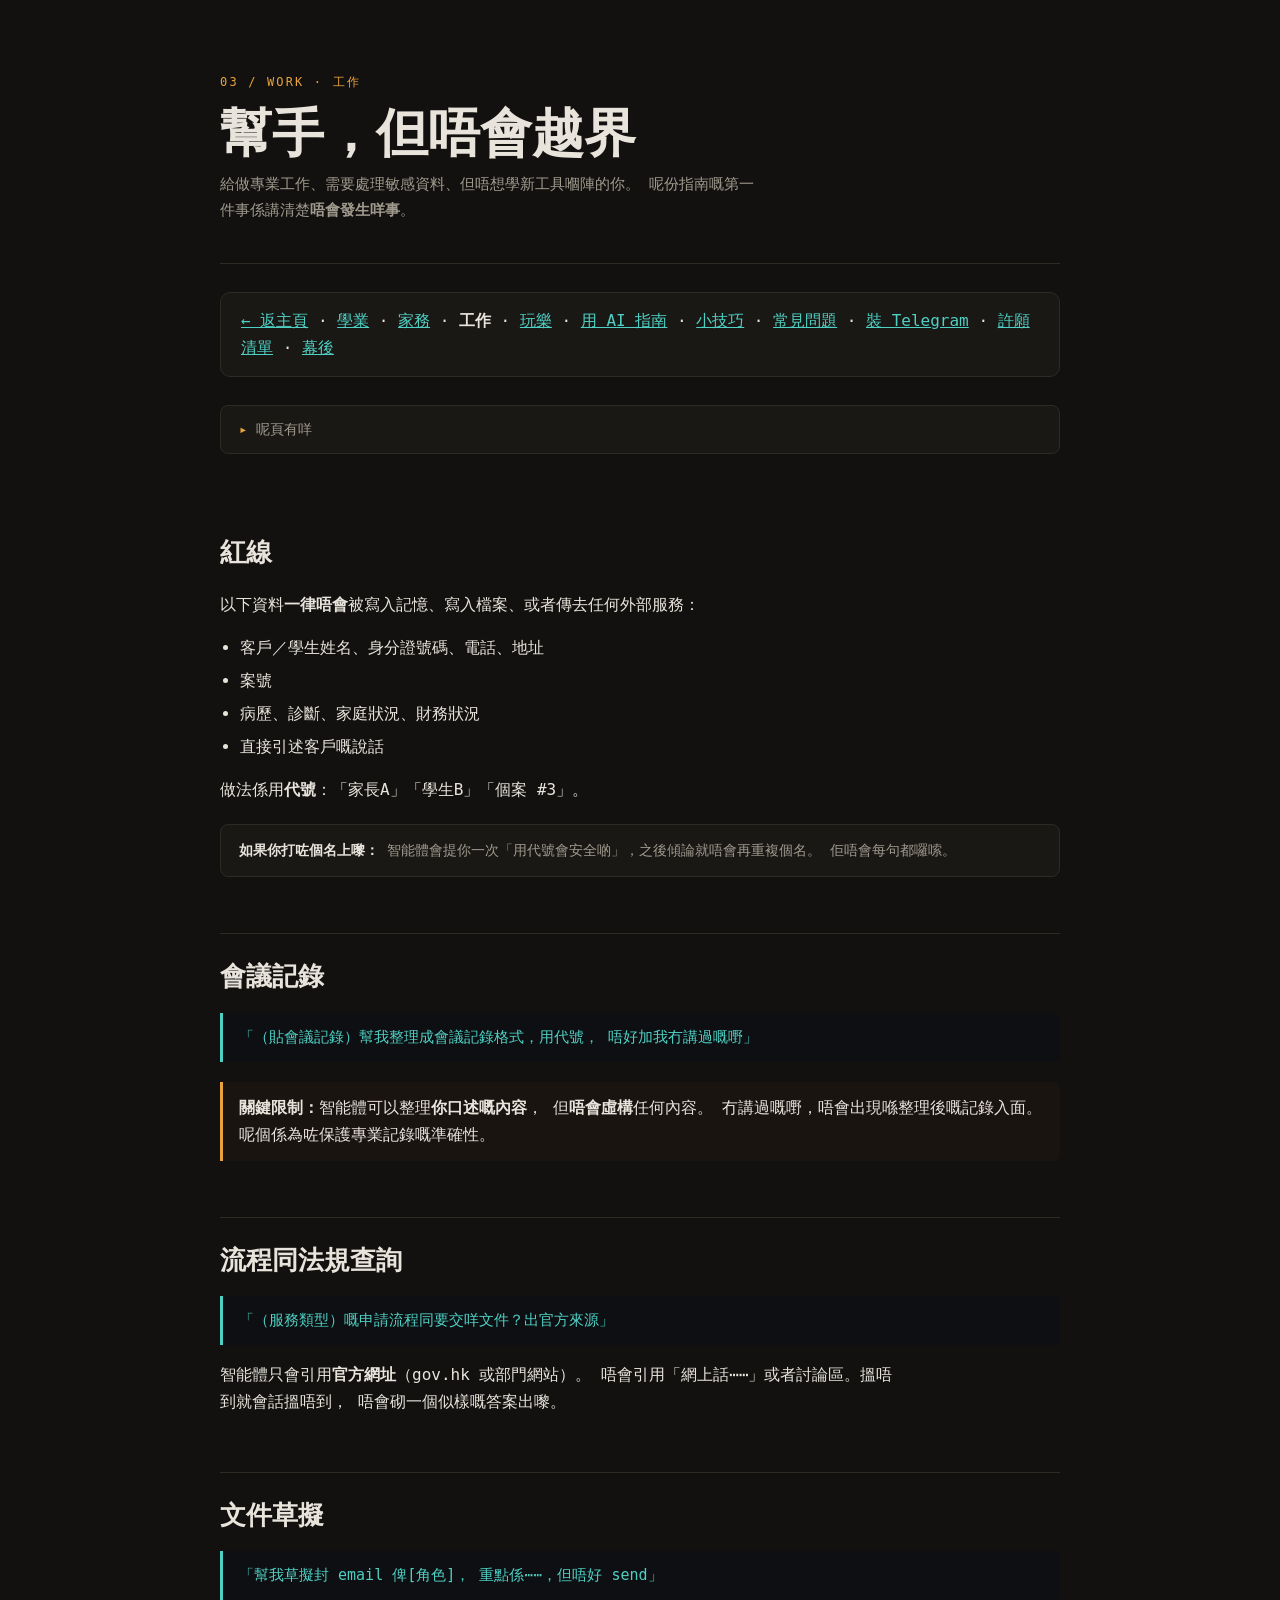
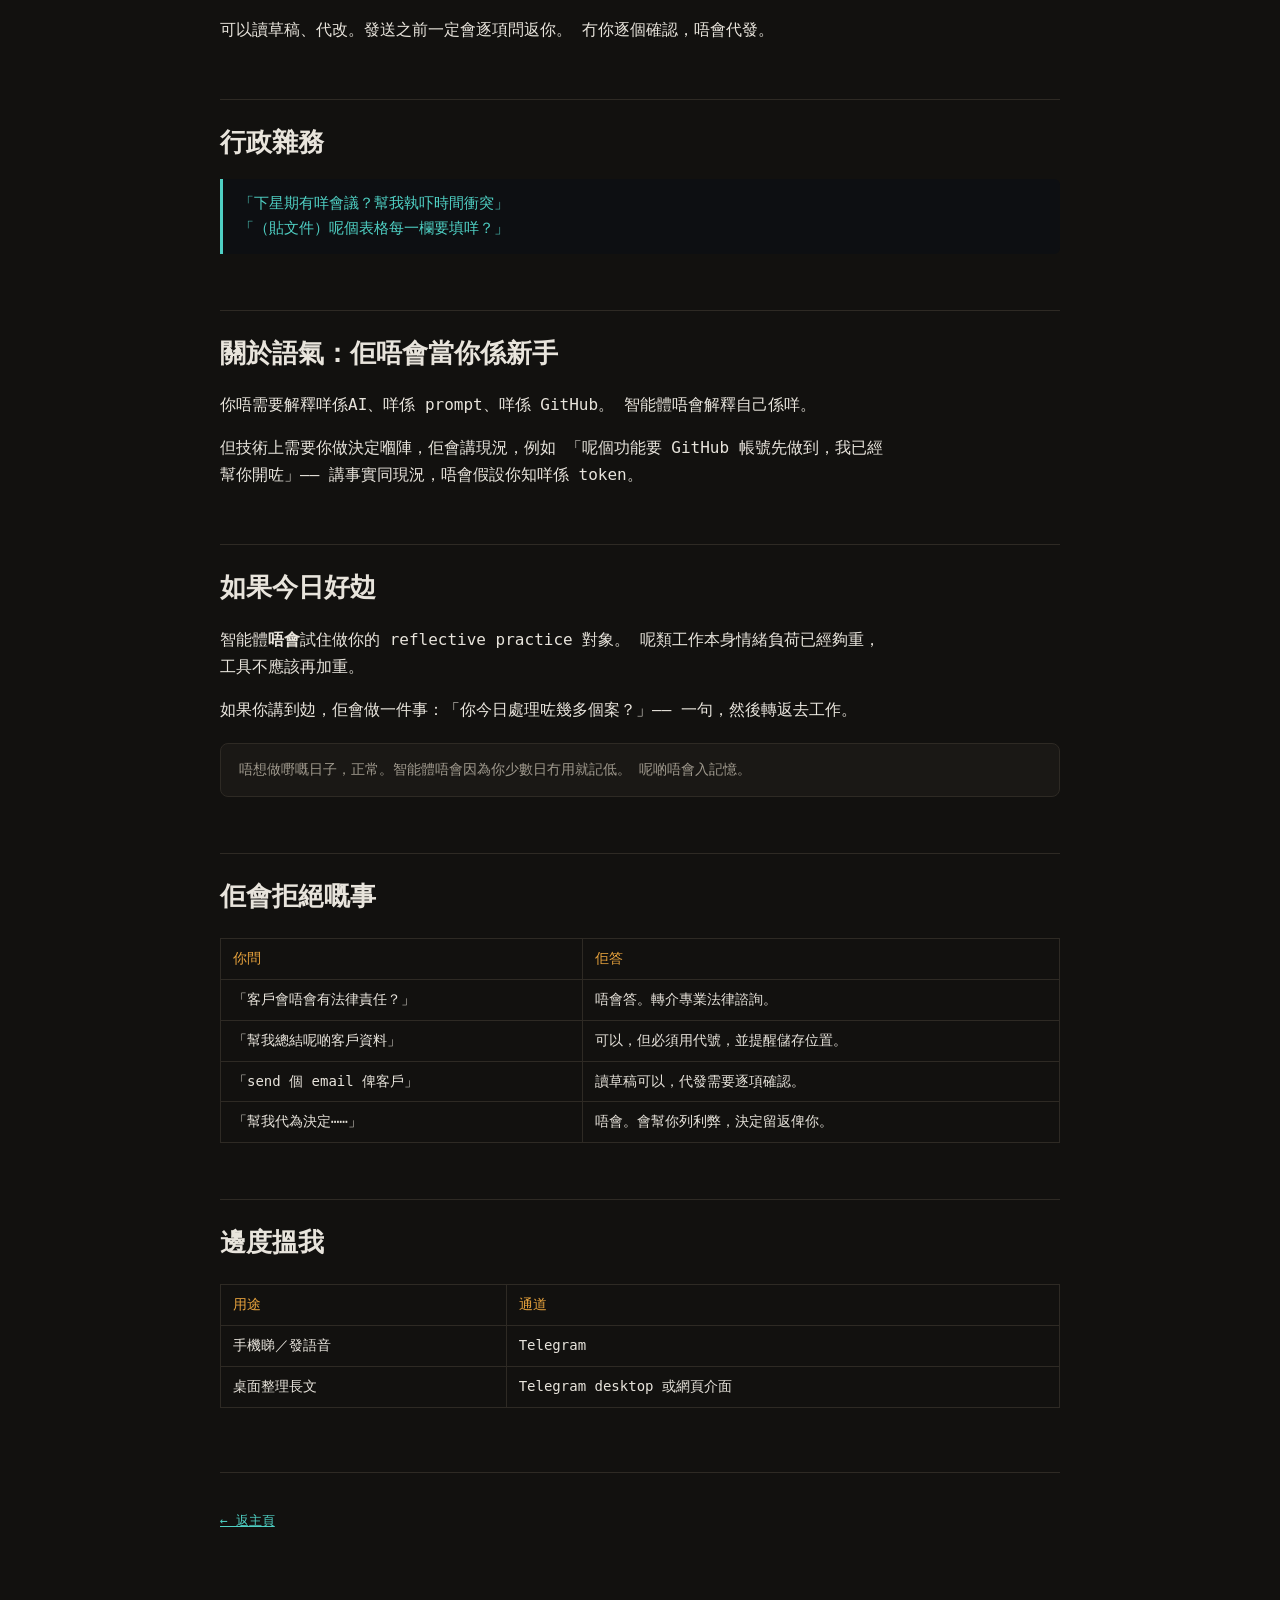
<file: work.html>
<!DOCTYPE html>
<html lang="zh-Hant">
<head>
<meta charset="utf-8">
<meta name="viewport" content="width=device-width, initial-scale=1">
<title>工作指南 — 家庭 AI 智能體</title>
<link rel="stylesheet" href="style.css">
</head>
<body>
<div class="wrap">
<header>
  <div class="kicker">03 / WORK · 工作</div>
  <h1>幫手，但唔會越界</h1>
  <p class="sub">
    給做專業工作、需要處理敏感資料、但唔想學新工具嗰陣的你。
    呢份指南嘅第一件事係講清楚<strong>唔會發生咩事</strong>。
  </p>
</header>

<nav class="card" style="margin:28px 0;padding:14px 20px">
  <a href="index.html">← 返主頁</a> ·
  <a href="study.html">學業</a> ·
  <a href="home.html">家務</a> ·
  <strong>工作</strong> ·
  <a href="fun.html">玩樂</a> ·
  <a href="ai-guide.html">用 AI 指南</a> ·
  <a href="tips.html">小技巧</a> ·
  <a href="trouble.html">常見問題</a> ·
  <a href="telegram.html">裝 Telegram</a> ·
  <a href="wishlist.html">許願清單</a> ·
  <a href="behind.html">幕後</a>
</nav>

<details class="toc">
  <summary>呢頁有咩</summary>
  <ol>
    <li><a href="#紅線">紅線</a></li>
    <li><a href="#會議記錄">會議記錄</a></li>
    <li><a href="#流程同法規查詢">流程同法規查詢</a></li>
    <li><a href="#文件草擬">文件草擬</a></li>
    <li><a href="#行政雜務">行政雜務</a></li>
    <li><a href="#關於語氣-佢唔會當你係新手">關於語氣：佢唔會當你係新手</a></li>
    <li><a href="#如果今日好攰">如果今日好攰</a></li>
    <li><a href="#佢會拒絕嘅事">佢會拒絕嘅事</a></li>
    <li><a href="#邊度搵我">邊度搵我</a></li>
  </ol>
</details>

<h2 id="紅線" style="border-top:none">紅線</h2>
<p>以下資料<strong>一律唔會</strong>被寫入記憶、寫入檔案、或者傳去任何外部服務：</p>
<ul>
  <li>客戶／學生姓名、身分證號碼、電話、地址</li>
  <li>案號</li>
  <li>病歷、診斷、家庭狀況、財務狀況</li>
  <li>直接引述客戶嘅說話</li>
</ul>

<p>做法係用<strong>代號</strong>：「家長A」「學生B」「個案 #3」。</p>

<div class="note">
  <strong>如果你打咗個名上嚟：</strong>
  智能體會提你一次「用代號會安全啲」，之後傾論就唔會再重複個名。
  佢唔會每句都囉嗦。
</div>

<h2 id="會議記錄">會議記錄</h2>
<div class="prompt">
  <b>「（貼會議記錄）幫我整理成會議記錄格式，用代號，
  唔好加我冇講過嘅嘢」</b>
</div>

<div class="warn">
  <b>關鍵限制：</b>智能體可以整理<strong>你口述嘅內容</strong>，
  但<strong>唔會虛構</strong>任何內容。
  冇講過嘅嘢，唔會出現喺整理後嘅記錄入面。
  呢個係為咗保護專業記錄嘅準確性。
</div>

<h2 id="流程同法規查詢">流程同法規查詢</h2>
<div class="prompt">
  <b>「（服務類型）嘅申請流程同要交咩文件？出官方來源」</b>
</div>
<p>智能體只會引用<strong>官方網址</strong>（gov.hk 或部門網站）。
唔會引用「網上話⋯⋯」或者討論區。搵唔到就會話搵唔到，
唔會砌一個似樣嘅答案出嚟。</p>

<h2 id="文件草擬">文件草擬</h2>
<div class="prompt">
  <b>「幫我草擬封 email 俾[角色]，
  重點係⋯⋯，但唔好 send」</b>
</div>
<p>可以讀草稿、代改。發送之前一定會逐項問返你。
冇你逐個確認，唔會代發。</p>

<h2 id="行政雜務">行政雜務</h2>
<div class="prompt">
  <b>「下星期有咩會議？幫我執吓時間衝突」</b><br>
  <b>「（貼文件）呢個表格每一欄要填咩？」</b>
</div>

<h2 id="關於語氣-佢唔會當你係新手">關於語氣：佢唔會當你係新手</h2>
<p>你唔需要解釋咩係AI、咩係 prompt、咩係 GitHub。
智能體唔會解釋自己係咩。</p>
<p>但技術上需要你做決定嗰陣，佢會講現況，例如
「呢個功能要 GitHub 帳號先做到，我已經幫你開咗」——
講事實同現況，唔會假設你知咩係 token。</p>

<h2 id="如果今日好攰">如果今日好攰</h2>
<p>智能體<strong>唔會</strong>試住做你的 reflective practice 對象。
呢類工作本身情緒負荷已經夠重，工具不應該再加重。</p>
<p>如果你講到攰，佢會做一件事：「你今日處理咗幾多個案？」——
一句，然後轉返去工作。</p>

<div class="note">
  唔想做嘢嘅日子，正常。智能體唔會因為你少數日冇用就記低。
  呢啲唔會入記憶。
</div>

<h2 id="佢會拒絕嘅事">佢會拒絕嘅事</h2>
<table>
  <tr><th>你問</th><th>佢答</th></tr>
  <tr><td>「客戶會唔會有法律責任？」</td><td>唔會答。轉介專業法律諮詢。</td></tr>
  <tr><td>「幫我總結呢啲客戶資料」</td><td>可以，但必須用代號，並提醒儲存位置。</td></tr>
  <tr><td>「send 個 email 俾客戶」</td><td>讀草稿可以，代發需要逐項確認。</td></tr>
  <tr><td>「幫我代為決定⋯⋯」</td><td>唔會。會幫你列利弊，決定留返俾你。</td></tr>
</table>

<h2 id="邊度搵我">邊度搵我</h2>
<table>
  <tr><th>用途</th><th>通道</th></tr>
  <tr><td>手機睇／發語音</td><td>Telegram</td></tr>
  <tr><td>桌面整理長文</td><td>Telegram desktop 或網頁介面</td></tr>
</table>

<footer>
  <p><a href="index.html">← 返主頁</a></p>
</footer>
</div>
</body>
</html>
</file>
<file: style.css>
:root{
    --ink:#e8e4dc; --ink-dim:#a09a8e; --paper:#12110f; --card:#1a1815;
    --line:#2e2a24; --amber:#e8a33d; --teal:#4fd0c4; --violet:#b06fd8;
    --blue:#5b9fd8;
    --mono: ui-monospace,"DejaVu Sans Mono",Menlo,monospace;
  }
  *{box-sizing:border-box}
  body{margin:0;background:var(--paper);color:var(--ink);
    font-family:var(--mono);font-size:16px;line-height:1.7;
    -webkit-font-smoothing:antialiased}
  a{color:var(--teal)}
  .wrap{max-width:880px;margin:0 auto;padding:0 20px 80px}

  header{padding:72px 0 40px;border-bottom:1px solid var(--line)}
  .kicker{font-size:12px;letter-spacing:.18em;color:var(--amber);text-transform:uppercase}
  h1{font-size:clamp(30px,6vw,52px);line-height:1.15;margin:12px 0 8px;font-weight:700}
  .sub{color:var(--ink-dim);font-size:15px;max-width:60ch;margin:0}

  /* ascii hero */
  .hero{border:1px solid var(--line);border-radius:10px;overflow:hidden;
    background:#0a0a0c;margin:40px 0}
  .hero video,.hero img{display:block;width:100%;height:auto}
  .hero figcaption{font-size:12px;color:var(--ink-dim);padding:10px 14px;
    border-top:1px solid var(--line);background:var(--card)}
  figure{margin:0}

  h2{font-size:26px;margin:56px 0 12px;padding-top:20px;border-top:1px solid var(--line)}
  h3{font-size:18px;margin:32px 0 8px;color:var(--amber)}
  p,li{max-width:70ch}
  ul{padding-left:20px}
  li{margin:6px 0}
  .lede{font-size:17px;color:var(--ink)}

  /* 200px min lets all four guide cards sit on one row at desktop width
     (880px wrap - 60px padding = 820px / 4 = 205px). At 230px the grid
     resolved to 3 columns and stranded the fourth card on its own row. */
  .grid{display:grid;gap:14px;grid-template-columns:repeat(auto-fit,minmax(200px,1fr));
    margin:28px 0}
  .card{background:var(--card);border:1px solid var(--line);border-radius:10px;
    padding:20px;display:block;text-decoration:none;color:inherit;transition:.15s}
  .card:hover{border-color:var(--amber);transform:translateY(-2px)}
  .card .n{font-size:12px;color:var(--ink-dim);letter-spacing:.1em}
  .card h3{margin:6px 0 8px}
  .card p{font-size:14px;color:var(--ink-dim);margin:0}

  .prompt{background:#0d0f12;border-left:3px solid var(--teal);
    padding:12px 16px;margin:14px 0;border-radius:0 6px 6px 0;
    font-size:15px;overflow-x:auto}
  .prompt b{color:var(--teal);font-weight:400}
  .warn{background:#1a1410;border-left:3px solid var(--amber);
    padding:12px 16px;margin:20px 0;border-radius:0 6px 6px 0}
  .note{background:var(--card);border:1px solid var(--line);border-radius:8px;
    padding:14px 18px;margin:20px 0;font-size:14px;color:var(--ink-dim)}
  .note strong{color:var(--ink)}

  /* 小智識 — a short aside for a term the audience is likely to meet but
     has no reason to know. Deliberately different from .note so it does not
     read as a rule or a warning. */
  .tidbit{border:1px dashed var(--teal);border-radius:8px;
    padding:14px 18px;margin:22px 0;background:transparent}
  .tidbit .kicker{display:block;font-size:11px;letter-spacing:.12em;
    color:var(--teal);margin-bottom:6px}
  .tidbit p{font-size:14px;color:var(--ink-dim);margin:0}
  .tidbit strong{color:var(--ink)}
  .tidbit a{color:var(--teal)}

  /* Table of contents. Auto-generated by scripts/add_toc.py so it can never
     drift from the headings. <details> so it stays collapsed on a phone,
     where a phone is already mostly nav. */
  .toc{border:1px solid var(--line);border-radius:8px;margin:24px 0;
    background:var(--card)}
  .toc summary{cursor:pointer;padding:12px 18px;font-size:14px;
    color:var(--ink-dim);list-style:none}
  .toc summary::-webkit-details-marker{display:none}
  .toc summary::before{content:"▸ ";color:var(--amber)}
  .toc[open] summary::before{content:"▾ "}
  .toc summary:focus-visible{outline:2px solid var(--amber);outline-offset:-2px}
  .toc ol{margin:0;padding:0 18px 16px 34px}
  .toc li{margin:5px 0;font-size:14px;line-height:1.5}
  .toc a{color:var(--teal);text-decoration:none}
  .toc a:hover{text-decoration:underline}
  .toc a:focus-visible{outline:2px solid var(--amber);outline-offset:2px}

  .wishform{max-width:520px;margin:20px 0}
  .field{margin:0 0 18px}
  .field label{display:block;font-size:13px;color:var(--ink-dim);margin:0 0 6px}
  .field .opt{opacity:.6}
  .wishform input[type=text],.wishform textarea,.wishform select{
    width:100%;padding:10px 12px;font-size:15px;font-family:inherit;
    color:var(--ink);background:var(--paper);
    border:1px solid var(--line);border-radius:6px}
  .wishform input[type=text]:focus,.wishform textarea:focus,.wishform select:focus{
    outline:none;border-color:var(--amber)}
  .wishform textarea{resize:vertical}
  .stars{display:flex;gap:8px;flex-wrap:wrap}
  .stars label{cursor:pointer}
  .stars input{position:absolute;opacity:0;pointer-events:none}
  .stars span{display:flex;align-items:center;justify-content:center;
    min-width:104px;min-height:48px;padding:6px 14px;
    text-align:center;font-size:15px;line-height:1.35;color:var(--ink-dim);
    border:1px solid var(--line);border-radius:6px;background:var(--paper)}
  .stars input:checked+span{border-color:var(--amber);color:var(--amber)}
  .stars input:focus-visible+span{outline:2px solid var(--amber);outline-offset:2px}
  .wishform .send{width:100%;padding:14px;font-size:16px;font-family:inherit;
    color:var(--paper);background:var(--amber);border:0;border-radius:6px;
    cursor:pointer;font-weight:600}
  .wishform .send:hover{filter:brightness(1.08)}
  .wishform .tiny{min-height:1.2em;margin:10px 0 0;font-size:13px;color:var(--amber)}
  table{border-collapse:collapse;width:100%;margin:20px 0;font-size:14px}
  th,td{border:1px solid var(--line);padding:8px 12px;text-align:left}
  th{color:var(--amber);font-weight:400}

  .shot{width:100%;border:1px solid var(--line);border-radius:8px;margin:16px 0;
    display:block}
  figcaption.small{font-size:12px;color:var(--ink-dim);padding:8px 2px}

  /* An animated SVG needs <object>, not <img>: an SVG in an <img> is
     sandboxed and does NOT inherit the page's prefers-reduced-motion
     setting, so it would keep scrolling for a reader who asked for less
     motion. <object> is a real nested document and honours it. */
  object.shot{width:100%;aspect-ratio:640/440;height:auto}
  object.shot img{width:100%;height:100%}

  pre{background:#0d0f12;border:1px solid var(--line);border-radius:8px;
    padding:14px 16px;overflow-x:auto;font-size:13px;line-height:1.55}
  code{font-family:var(--mono)}
  p code,li code,td code{background:#0d0f12;padding:2px 6px;border-radius:4px;
    font-size:14px;color:var(--amber)}

  /* Slide deck. Only the current <object> is on screen; the others are moved
     off-screen rather than display:none, because a display:none <object>
     never loads its document and the deck would stutter on every press. */
  .deck{position:relative;margin:24px 0;border:1px solid var(--line);
    border-radius:10px;overflow:hidden;background:#0a0a0c}
  .deck object.slide{display:block;width:100%;height:auto;
    position:absolute;left:-99999px;top:0}
  .deck object.slide.on{position:relative;left:0}
  .deck-bar{display:flex;align-items:center;gap:12px;flex-wrap:wrap;
    padding:12px 14px;border-top:1px solid var(--line);background:var(--card)}
  .deck-bar button{background:var(--paper);color:var(--ink);cursor:pointer;
    border:1px solid var(--line);border-radius:6px;padding:9px 16px;
    font-family:inherit;font-size:15px;min-height:44px}
  .deck-bar button:hover{border-color:var(--amber);color:var(--amber)}
  .deck-bar button:focus-visible{outline:2px solid var(--amber);outline-offset:2px}
  .deck-pos{font-family:var(--mono);font-size:15px;color:var(--ink-dim);
    min-width:4.5em;text-align:center}
  .deck-hint{font-size:12px;color:var(--ink-dim);margin-left:auto}
  @media (max-width:600px){
    .deck-hint{display:none}
    .deck-bar{justify-content:center}
  }

  /* Store badges. Both sit on one row and stay small; the label does the
     work, the icon is just a landmark. */
  .stores{display:flex;gap:10px;flex-wrap:nowrap;margin:24px 0}
  .store{display:flex;align-items:center;gap:9px;text-decoration:none;
    color:var(--ink);background:var(--card);border:1px solid var(--line);
    border-radius:8px;padding:9px 14px;min-height:48px;flex:1 1 0;
    min-width:0;transition:.15s}
  .store:hover{border-color:var(--amber);transform:translateY(-2px)}
  .store:focus-visible{outline:2px solid var(--amber);outline-offset:2px}
  .store-ico{width:19px;height:19px;flex:none;color:var(--ink)}
  .store-txt{display:flex;flex-direction:column;line-height:1.2;min-width:0}
  .store-txt small{font-size:10px;color:var(--ink-dim);white-space:nowrap;
    overflow:hidden;text-overflow:ellipsis}
  .store-txt strong{font-size:14px;font-weight:600;white-space:nowrap}
  .store-ios:hover .store-ico{color:#a9c8f5}
  .store-android:hover .store-ico{color:#8ee6a0}
  @media (max-width:600px){
    .stores{flex-wrap:wrap}
    .store{flex:1 1 calc(50% - 5px)}
  }

  /* A bare web address, big enough to read and tap. */
  .web-link{font-size:22px;margin:16px 0}
  .web-link a{text-decoration:none;border-bottom:2px solid var(--teal)}

  footer{border-top:1px solid var(--line);margin-top:64px;padding-top:24px;
    color:var(--ink-dim);font-size:13px}
  .tag{display:inline-block;border:1px solid var(--line);border-radius:20px;
    padding:3px 12px;font-size:12px;color:var(--ink-dim);margin:0 6px 6px 0}
  @media (max-width:600px){
    header{padding:48px 0 28px}
    body{font-size:15px}
  }
</file>
